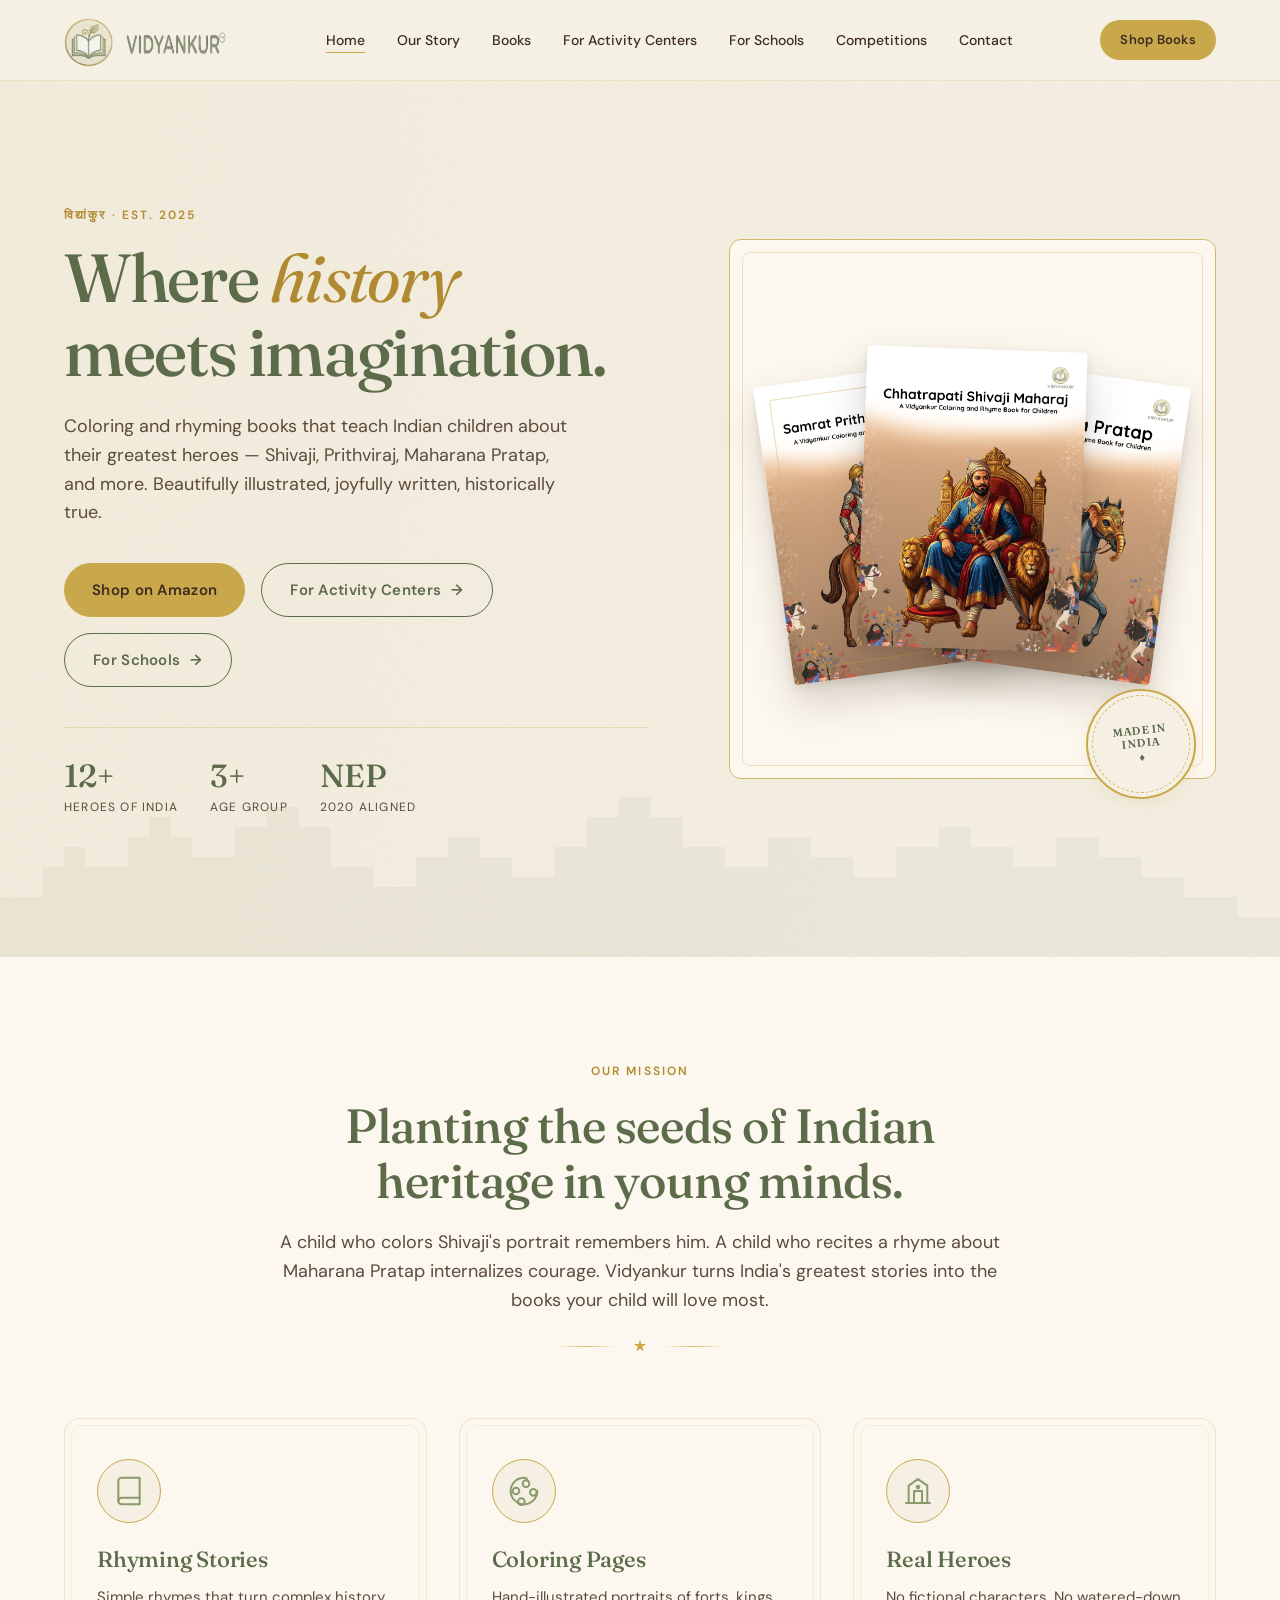
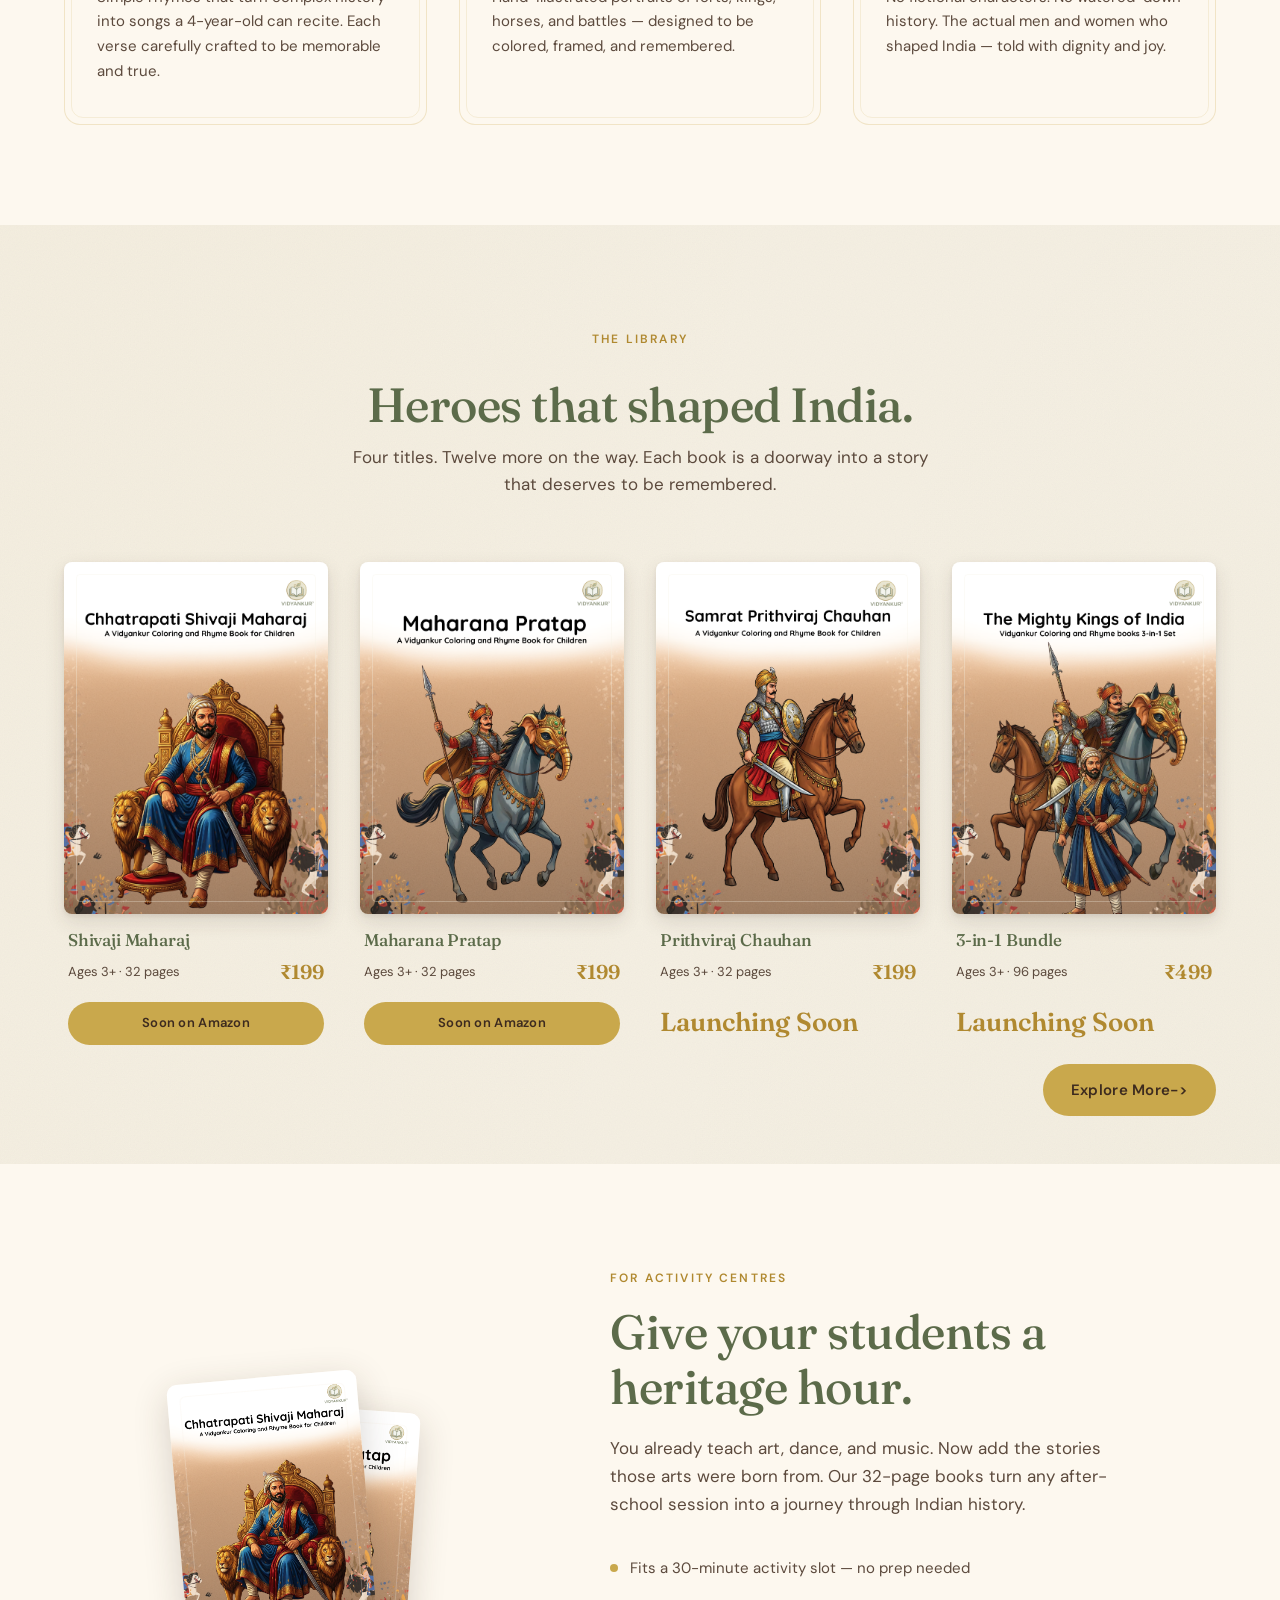
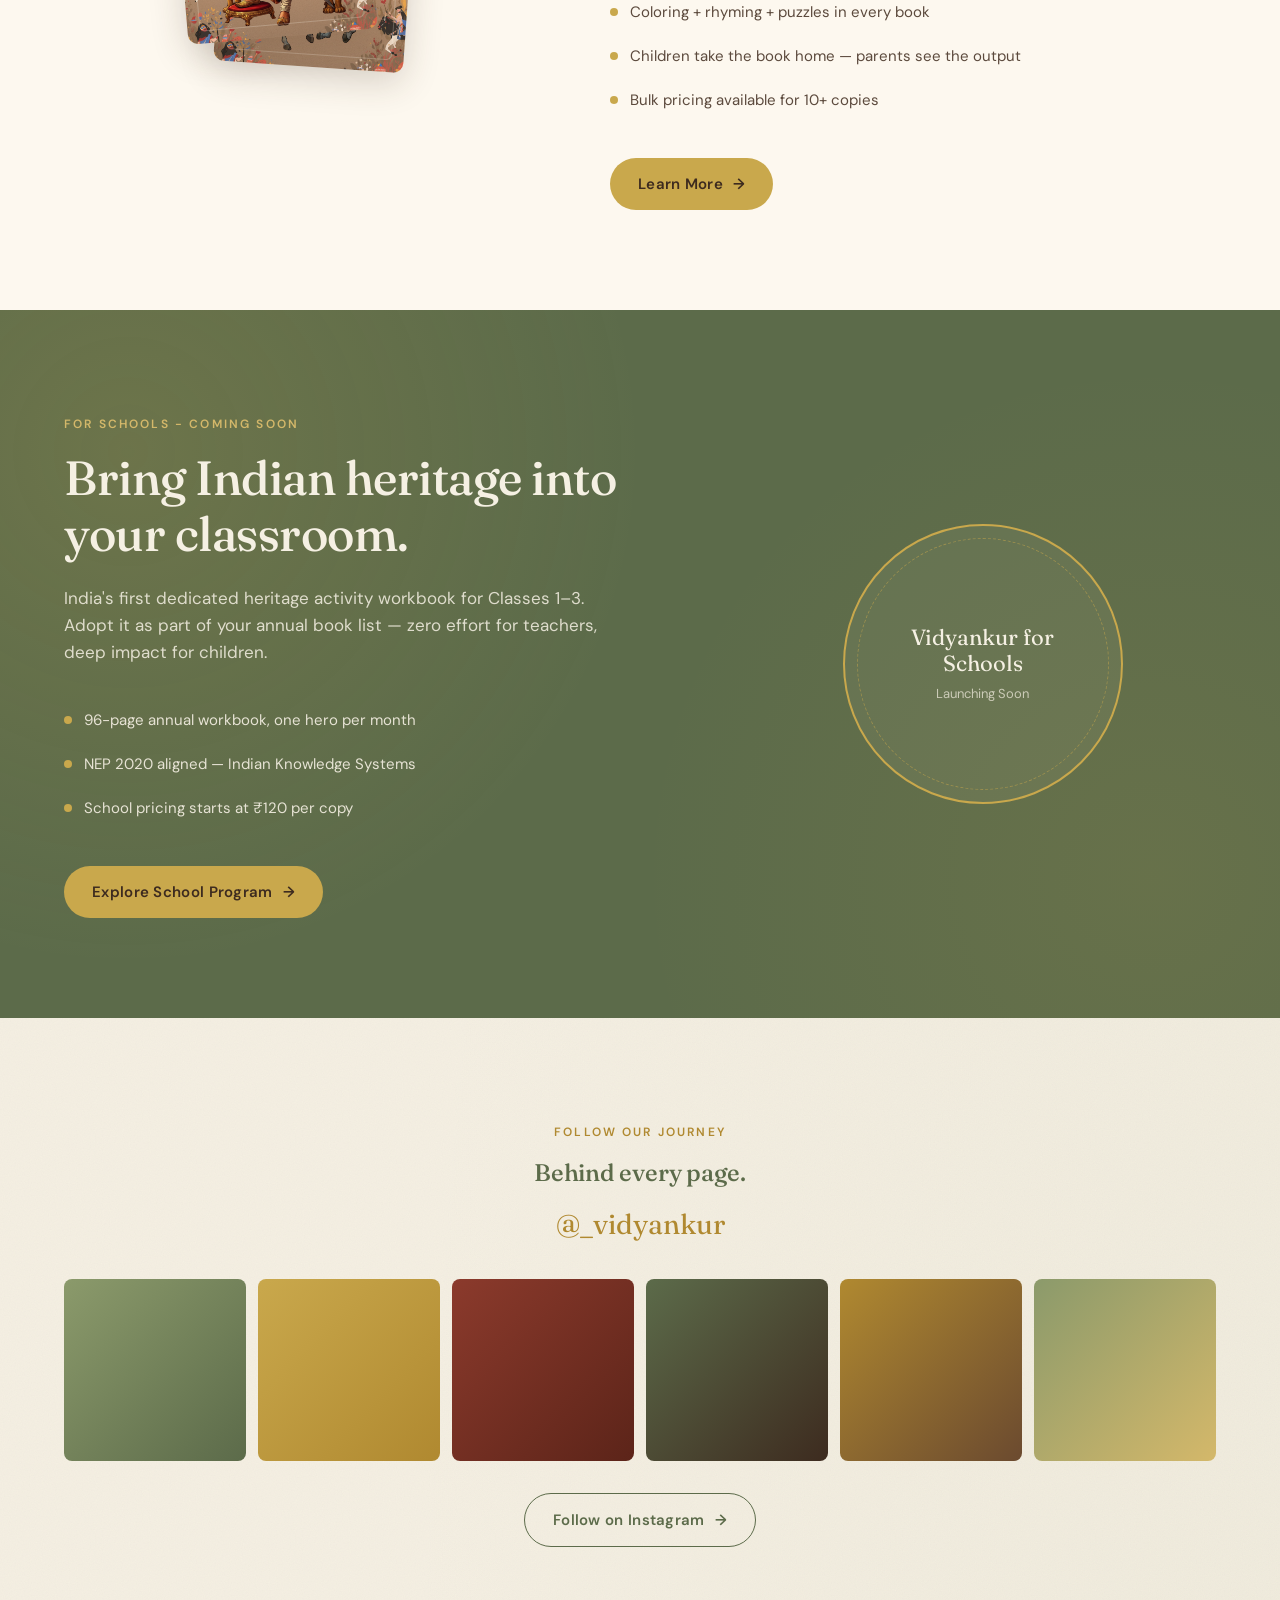
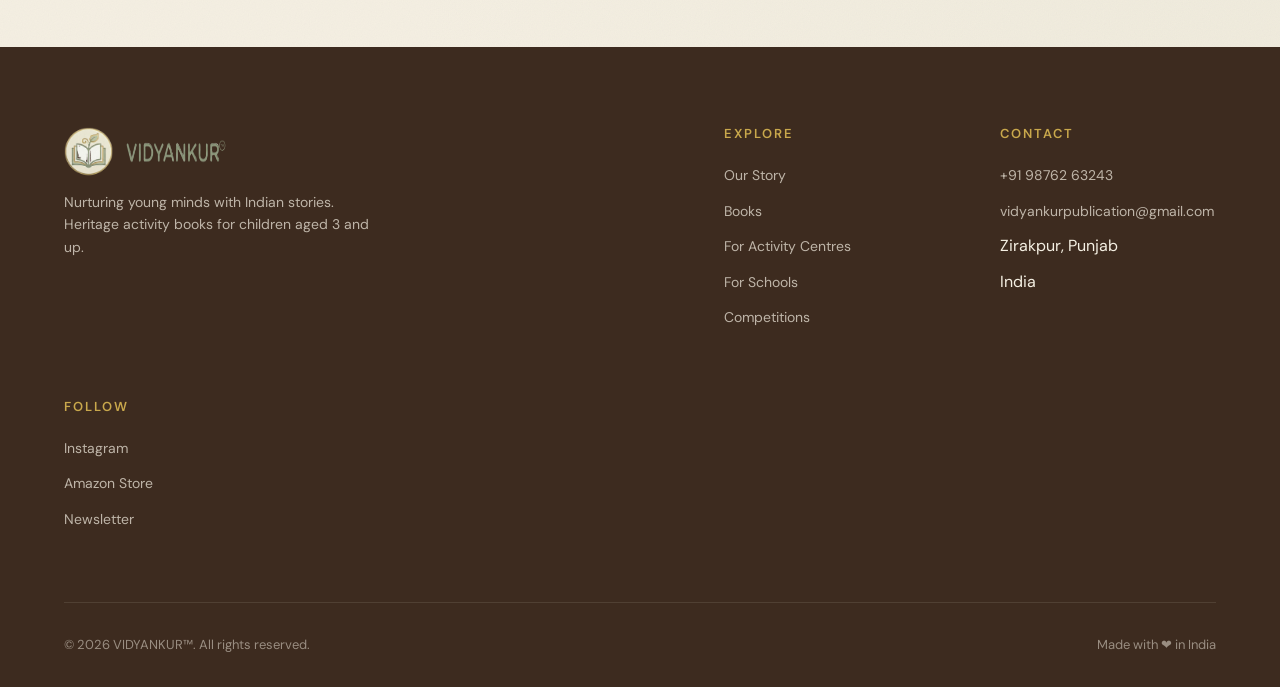
<file: index.html>
<!DOCTYPE html>
<html lang="en">
<head>
  <meta charset="UTF-8">
  <meta name="viewport" content="width=device-width, initial-scale=1.0">
  <title>Vidyankur — Nurturing Young Minds with Indian Stories</title>
  <meta name="description" content="Coloring and rhyming books that teach Indian children about their greatest heroes. NEP 2020 aligned heritage activity books for schools.">
  <meta property="og:title" content="Vidyankur — Seed of Knowledge">
  <meta property="og:description" content="Where history meets imagination. Heritage activity books for children aged 3+.">
  <meta property="og:type" content="website">

  <link rel="stylesheet" href="css/style.css">
  <link rel="icon" type="image/png" href="assets/icon.png">
</head>
<body>

  <!-- ========== NAVBAR ========== -->
  <nav class="nav">
    <div class="nav-inner">
        <span class="nav-logo-mark">
          <a href="index.html" class="nav-logo">
            <img src="assets/icon.png" alt="Vidyankur Icon" class="nav-logo-icon">
            <img src="assets/text.png" alt="Vidyankur Text" class="nav-logo-text">
        </span>
        <span class="nav-logo-mark">            
        </span>
      </a>

      <ul class="nav-links" id="navLinks">
        <li><a href="index.html" class="active">Home</a></li>
        <li><a href="our-story.html">Our Story</a></li>
        <li><a href="books.html">Books</a></li>
        <li><a href="activity-centers.html">For Activity Centers</a></li>
        <li><a href="schools.html">For Schools</a></li>
        <li><a href="competitions.html">Competitions</a></li>
        <li><a href="contact.html">Contact</a></li>
      </ul>

      <div class="nav-cta">
        <a href="#books" class="btn btn-primary">Shop Books</a>
      </div>

      <button class="nav-toggle" id="navToggle" aria-label="Open menu">
        <span></span><span></span><span></span>
      </button>
    </div>
  </nav>

  <!-- ========== HERO ========== -->
  <section class="hero">
    <div class="container">
      <div class="hero-grid">
        <div class="hero-text">
          <span class="eyebrow">विद्यांकुर · Est. 2025</span>
          <h1 class="hero-headline">
            Where <em>history</em><br>meets imagination.
          </h1>
          <p class="hero-sub">
            Coloring and rhyming books that teach Indian children about their greatest heroes —
            Shivaji, Prithviraj, Maharana Pratap, and more. Beautifully illustrated, joyfully written,
            historically true.
          </p>
          <div class="hero-ctas">
            <a href="#books" class="btn btn-primary">Shop on Amazon</a>
            <a href="activity-centers.html" class="btn btn-ghost btn-arrow">For Activity Centers</a>
            <a href="schools.html" class="btn btn-ghost btn-arrow">For Schools</a>
          </div>

          <div class="hero-meta">
            <div class="hero-meta-item">
              <span class="hero-meta-num">12+</span>
              <span class="hero-meta-label">Heroes of India</span>
            </div>
            <div class="hero-meta-item">
              <span class="hero-meta-num">3+</span>
              <span class="hero-meta-label">Age Group</span>
            </div>
            <div class="hero-meta-item">
              <span class="hero-meta-num">NEP</span>
              <span class="hero-meta-label">2020 Aligned</span>
            </div>
          </div>
        </div>

        <div class="hero-visual" aria-hidden="true">
          <div class="hero-frame"></div>

          <div class="hero-book hero-book-1" style="background-image: url(assets/prithviraj-title.png);background-size: cover;background-position: top center;">
            <div style="position:absolute; inset:14px; border:1px solid rgba(201,168,76,0.4); border-radius:3px;"></div>
          </div>

          <div class="hero-book hero-book-2" style="background-image: url(assets/shivaji-title.png);background-size: cover;background-position: top center;">
          </div>

          <div class="hero-book hero-book-3" style="background-image: url(assets/maharana-title.png);background-size: cover;background-position: top center;">
          </div>

          <div class="hero-stamp">
            <div class="stamp">
              <span class="stamp-text">Made in<br>India<br>♦</span>
            </div>
          </div>
        </div>
      </div>
    </div>
  </section>

  <!-- ========== MISSION / VALUE PROPS ========== -->
  <section class="section-ivory">
    <div class="container">
      <div class="mission-intro reveal">
        <span class="eyebrow">Our Mission</span>
        <h2>Planting the seeds of Indian heritage in young minds.</h2>
        <p>
          A child who colors Shivaji's portrait remembers him. A child who recites a rhyme about Maharana Pratap
          internalizes courage. Vidyankur turns India's greatest stories into the books your child will love most.
        </p>
        <div class="ornament" aria-hidden="true">
          <svg class="ornament-icon" viewBox="0 0 24 24"><path d="M12 2l2 7h7l-5.5 4 2 7-5.5-4-5.5 4 2-7L3 9h7z"/></svg>
        </div>
      </div>

      <div class="value-grid">
        <div class="value-card reveal">
          <div class="value-icon">
            <svg viewBox="0 0 24 24" fill="none" stroke="currentColor" stroke-width="1.5" stroke-linecap="round" stroke-linejoin="round">
              <path d="M4 19.5A2.5 2.5 0 0 1 6.5 17H20"/>
              <path d="M6.5 2H20v20H6.5A2.5 2.5 0 0 1 4 19.5v-15A2.5 2.5 0 0 1 6.5 2z"/>
            </svg>
          </div>
          <h3>Rhyming Stories</h3>
          <p>Simple rhymes that turn complex history into songs a 4-year-old can recite. Each verse carefully crafted to be memorable and true.</p>
        </div>

        <div class="value-card reveal">
          <div class="value-icon">
            <svg viewBox="0 0 24 24" fill="none" stroke="currentColor" stroke-width="1.5" stroke-linecap="round" stroke-linejoin="round">
              <circle cx="13.5" cy="6.5" r="2.5"/>
              <circle cx="19" cy="13" r="2.5"/>
              <circle cx="6" cy="12" r="2.5"/>
              <circle cx="10" cy="20" r="2.5"/>
              <path d="M22 12c0 5.5-4.5 10-10 10S2 17.5 2 12 6.5 2 12 2c1.5 0 2.5 1 2.5 2.5"/>
            </svg>
          </div>
          <h3>Coloring Pages</h3>
          <p>Hand-illustrated portraits of forts, kings, horses, and battles — designed to be colored, framed, and remembered.</p>
        </div>

        <div class="value-card reveal">
          <div class="value-icon">
            <svg viewBox="0 0 24 24" fill="none" stroke="currentColor" stroke-width="1.5" stroke-linecap="round" stroke-linejoin="round">
              <path d="M3 21h18M5 21V8l7-5 7 5v13M9 21V12h6v9"/>
              <circle cx="12" cy="9" r="1"/>
            </svg>
          </div>
          <h3>Real Heroes</h3>
          <p>No fictional characters. No watered-down history. The actual men and women who shaped India — told with dignity and joy.</p>
        </div>
      </div>
    </div>
  </section>

  <!-- ========== BOOKS ========== -->
  <section id="books">
    <div class="container">
      <div class="section-header reveal">
        <span class="eyebrow">The Library</span>
        <h2>Heroes that shaped India.</h2>
        <p>Four titles. Twelve more on the way. Each book is a doorway into a story that deserves to be remembered.</p>
      </div>

      <div class="books-grid">
        <div class="book-card reveal">
          <div class="book-cover" style="background-image: url(assets/shivaji-title.png);background-size: cover;background-position: top center;">
          </div>
          <div class="book-info">
            <h3>Shivaji Maharaj</h3>
            <div class="book-meta">
              <span>Ages 3+ · 32 pages</span>
              <span class="book-price">₹199</span>
            </div>
            <a href="#" class="btn btn-primary">Soon on Amazon</a>
          </div>
        </div>

        <div class="book-card reveal">
          <div class="book-cover" style="background-image: url(assets/maharana-title.png);background-size: cover;background-position: top center;">
          </div>
          <div class="book-info">
            <h3>Maharana Pratap</h3>
            <div class="book-meta">
              <span>Ages 3+ · 32 pages</span>
              <span class="book-price">₹199</span>
            </div>
            <a href="#" class="btn btn-primary">Soon on Amazon</a>
          </div>
        </div>

        <div class="book-card reveal">
          <div class="book-cover" style="background-image: url(assets/prithviraj-title.png);background-size: cover;background-position: top center;">          
          </div>
          <div class="book-info">
            <h3>Prithviraj Chauhan</h3>
            <div class="book-meta">
              <span>Ages 3+ · 32 pages</span>
              <span class="book-price">₹199</span>
            </div>
            <!-- <a href="#" class="btn btn-primary">Buy on Amazon</a> -->
             <div class="catalog-price">Launching Soon</div>
          </div>
        </div>

        <div class="book-card reveal">
          <div class="book-cover" style="background-image: url(assets/3in1bundle-title.png);background-size: cover;background-position: top center;">
          </div>
          <div class="book-info">
            <h3>3-in-1 Bundle</h3>
            <div class="book-meta">
              <span>Ages 3+ · 96 pages</span>
              <span class="book-price">₹499</span>
            </div>
            <!-- <a href="#" class="btn btn-primary">Buy on Amazon</a> -->
            <div class="catalog-price">Launching Soon</div>
          </div>
        </div>
      </div>
      <a class="btn btn-primary explore-books" href="books.html">Explore More-></a>
    </div>
  </section>

  <!-- ========== FOR ACTIVITY CENTRES TEASER ========== -->
  <section class="ac-teaser">
    <div class="container">
      <div class="ac-teaser-grid">
        <div class="ac-teaser-visual reveal">
          <div class="ac-teaser-stack">
            <div class="ac-teaser-book ac-teaser-book-1" style="background-image: url(assets/shivaji-title.png);background-size: cover;background-position: top center;">
            </div>
            <div class="ac-teaser-book ac-teaser-book-2" style="background-image: url(assets/maharana-title.png);background-size: cover;background-position: top center;">
              
            </div>
          </div>
        </div>

        <div class="reveal">
          <span class="eyebrow">For Activity Centres</span>
          <h2>Give your students a heritage hour.</h2>
          <p class="ac-teaser-sub">
            You already teach art, dance, and music. Now add the stories those arts were born from. Our 32-page books turn any after-school session into a journey through Indian history.
          </p>
          <ul class="ac-teaser-points">
            <li>Fits a 30-minute activity slot — no prep needed</li>
            <li>Coloring + rhyming + puzzles in every book</li>
            <li>Children take the book home — parents see the output</li>
            <li>Bulk pricing available for 10+ copies</li>
          </ul>
          <a href="activity-centers.html" class="btn btn-primary btn-arrow">Learn More</a>
        </div>
      </div>
    </div>
  </section>


  <!-- ========== FOR SCHOOLS TEASER ========== -->
  <section class="schools-teaser">
    <div class="container">
      <div class="schools-grid">
        <div class="reveal">
          <span class="eyebrow">For Schools - Coming Soon</span>
          <h2>Bring Indian heritage into your classroom.</h2>
          <p>
            India's first dedicated heritage activity workbook for Classes 1–3. Adopt it as part of your annual book list —
            zero effort for teachers, deep impact for children.
          </p>
          <ul class="school-bullets">
            <li>96-page annual workbook, one hero per month</li>
            <li>NEP 2020 aligned — Indian Knowledge Systems</li>
            <!-- <li>Includes teacher's guide + national-day calendar</li> -->
            <li>School pricing starts at ₹120 per copy</li>
          </ul>
          <a href="schools.html" class="btn btn-primary btn-arrow">Explore School Program</a>
        </div>

        <div class="schools-visual reveal">
          <div class="schools-cert">
            <!-- <span class="schools-cert-eyebrow">Certified</span>
            <span class="schools-cert-title">Vidyankur<br>Heritage School</span>
            <span class="schools-cert-sub">NEP 2020 Aligned</span> -->
            <span class="schools-cert-title">Vidyankur for Schools</span>
            <span class="schools-cert-sub">Launching Soon</span>
          </div>
        </div>
      </div>
    </div>
  </section>

  <!-- ========== TESTIMONIALS ========== -->
  <!-- <section class="section-ivory">
    <div class="container">
      <div class="section-header reveal">
        <span class="eyebrow">Word of mouth</span>
        <h2>Loved by parents</h2>
      </div>

      <div class="testimonials-grid">
        <div class="testimonial reveal">
          <p class="testimonial-text">My 5-year-old now insists on Shivaji bedtime stories. He colored Raigad Fort yesterday and asked me why we never visited it. That's the kind of curiosity I wanted to plant.</p>
          <div class="testimonial-meta">
            <div class="testimonial-avatar">P</div>
            <div>
              <div class="testimonial-name">Priya Sharma</div>
              <div class="testimonial-role">Parent · Chandigarh</div>
            </div>
          </div>
        </div>

        <div class="testimonial reveal">
          <p class="testimonial-text">Finally — a children's book that takes our history seriously without being preachy. The rhymes are clever, the illustrations are dignified. We adopted it for Class 2.</p>
          <div class="testimonial-meta">
            <div class="testimonial-avatar">R</div>
            <div>
              <div class="testimonial-name">Ms. Reena Kapoor</div>
              <div class="testimonial-role">Principal · Mohali</div>
            </div>
          </div>
        </div>

        <div class="testimonial reveal">
          <p class="testimonial-text">I bought the bundle for my niece's birthday. Her mother messaged me a week later — the child had memorized two rhymes. That's the magic of good design.</p>
          <div class="testimonial-meta">
            <div class="testimonial-avatar">A</div>
            <div>
              <div class="testimonial-name">Amit Verma</div>
              <div class="testimonial-role">Parent · Zirakpur</div>
            </div>
          </div>
        </div>
      </div>
    </div>
  </section>
 -->
  <!-- ========== INSTAGRAM ========== -->
  <section class="instagram">
    <div class="container">
      <div class="reveal">
        <span class="eyebrow">Follow Our Journey</span>
        <h2>Behind every page.</h2>
        <div class="insta-handle"><a href="https://instagram.com/_vidyankur" target="_blank" rel="noopener">@_vidyankur</a></div>

        <div class="insta-grid">
          <div class="insta-tile"></div>
          <div class="insta-tile"></div>
          <div class="insta-tile"></div>
          <div class="insta-tile"></div>
          <div class="insta-tile"></div>
          <div class="insta-tile"></div>
        </div>

        <a href="https://instagram.com/_vidyankur" target="_blank" rel="noopener" class="btn btn-ghost btn-arrow">Follow on Instagram</a>
      </div>
    </div>
  </section>

  <!-- ========== FOOTER ========== -->
  <footer class="footer">
    <div class="container">
      <div class="footer-grid">
        <div class="footer-brand">
          <div class="nav-logo">
          <span class="nav-logo-mark">
          <a href="index.html" class="nav-logo">
            <img src="assets/icon.png" alt="Vidyankur Icon" class="nav-logo-icon">
            <img src="assets/text.png" alt="Vidyankur Text" class="nav-logo-text">
        </span>
        <span class="nav-logo-mark">            
        </span>
          </div>
          <p>Nurturing young minds with Indian stories. Heritage activity books for children aged 3 and up.</p>
        </div>

        <div class="footer-col">
          <h4>Explore</h4>
          <ul>
            <li><a href="our-story.html">Our Story</a></li>
            <li><a href="books.html">Books</a></li>
            <li><a href="activity-centres.html">For Activity Centres</a></li>
            <li><a href="schools.html">For Schools</a></li>
            <li><a href="competitions.html">Competitions</a></li>
          </ul>
        </div>

        <div class="footer-col">
          <h4>Contact</h4>
          <ul>
            <li><a href="tel:+919876263243">+91 98762 63243</a></li>
            <li><a href="mailto:vidyankurpublication@gmail.com">vidyankur&shy;publication@gmail.com</a></li>
            <li>Zirakpur, Punjab</li>
            <li>India</li>
          </ul>
        </div>

        <div class="footer-col">
          <h4>Follow</h4>
          <ul>
            <li><a href="https://instagram.com/_vidyankur" target="_blank" rel="noopener">Instagram</a></li>
            <li><a href="#">Amazon Store</a></li>
            <li><a href="contact.html">Newsletter</a></li>
          </ul>
        </div>
      </div>

      <div class="footer-bottom">
        <span>© 2026 VIDYANKUR™. All rights reserved.</span>
        <span>Made with ❤ in India</span>
      </div>
    </div>
  </footer>

  <script src="js/main.js"></script>
</body>
</html>
</file>
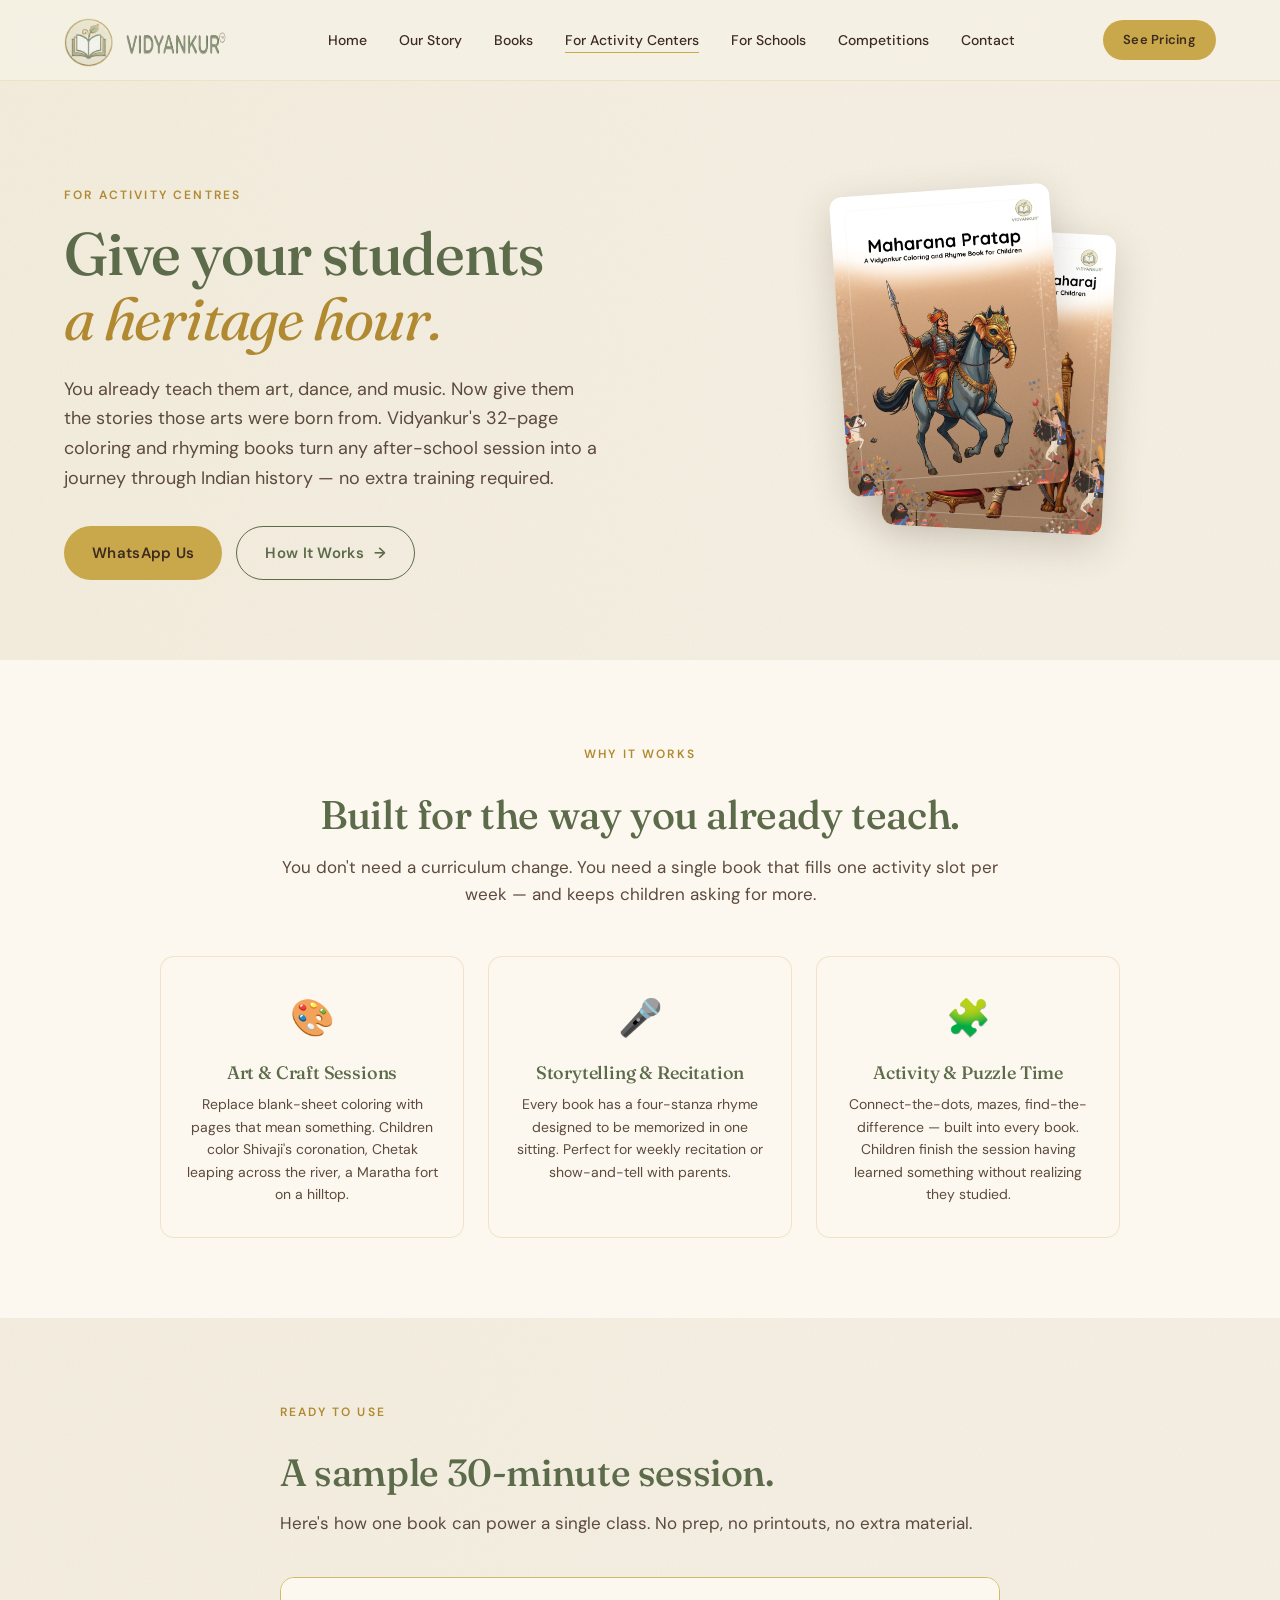
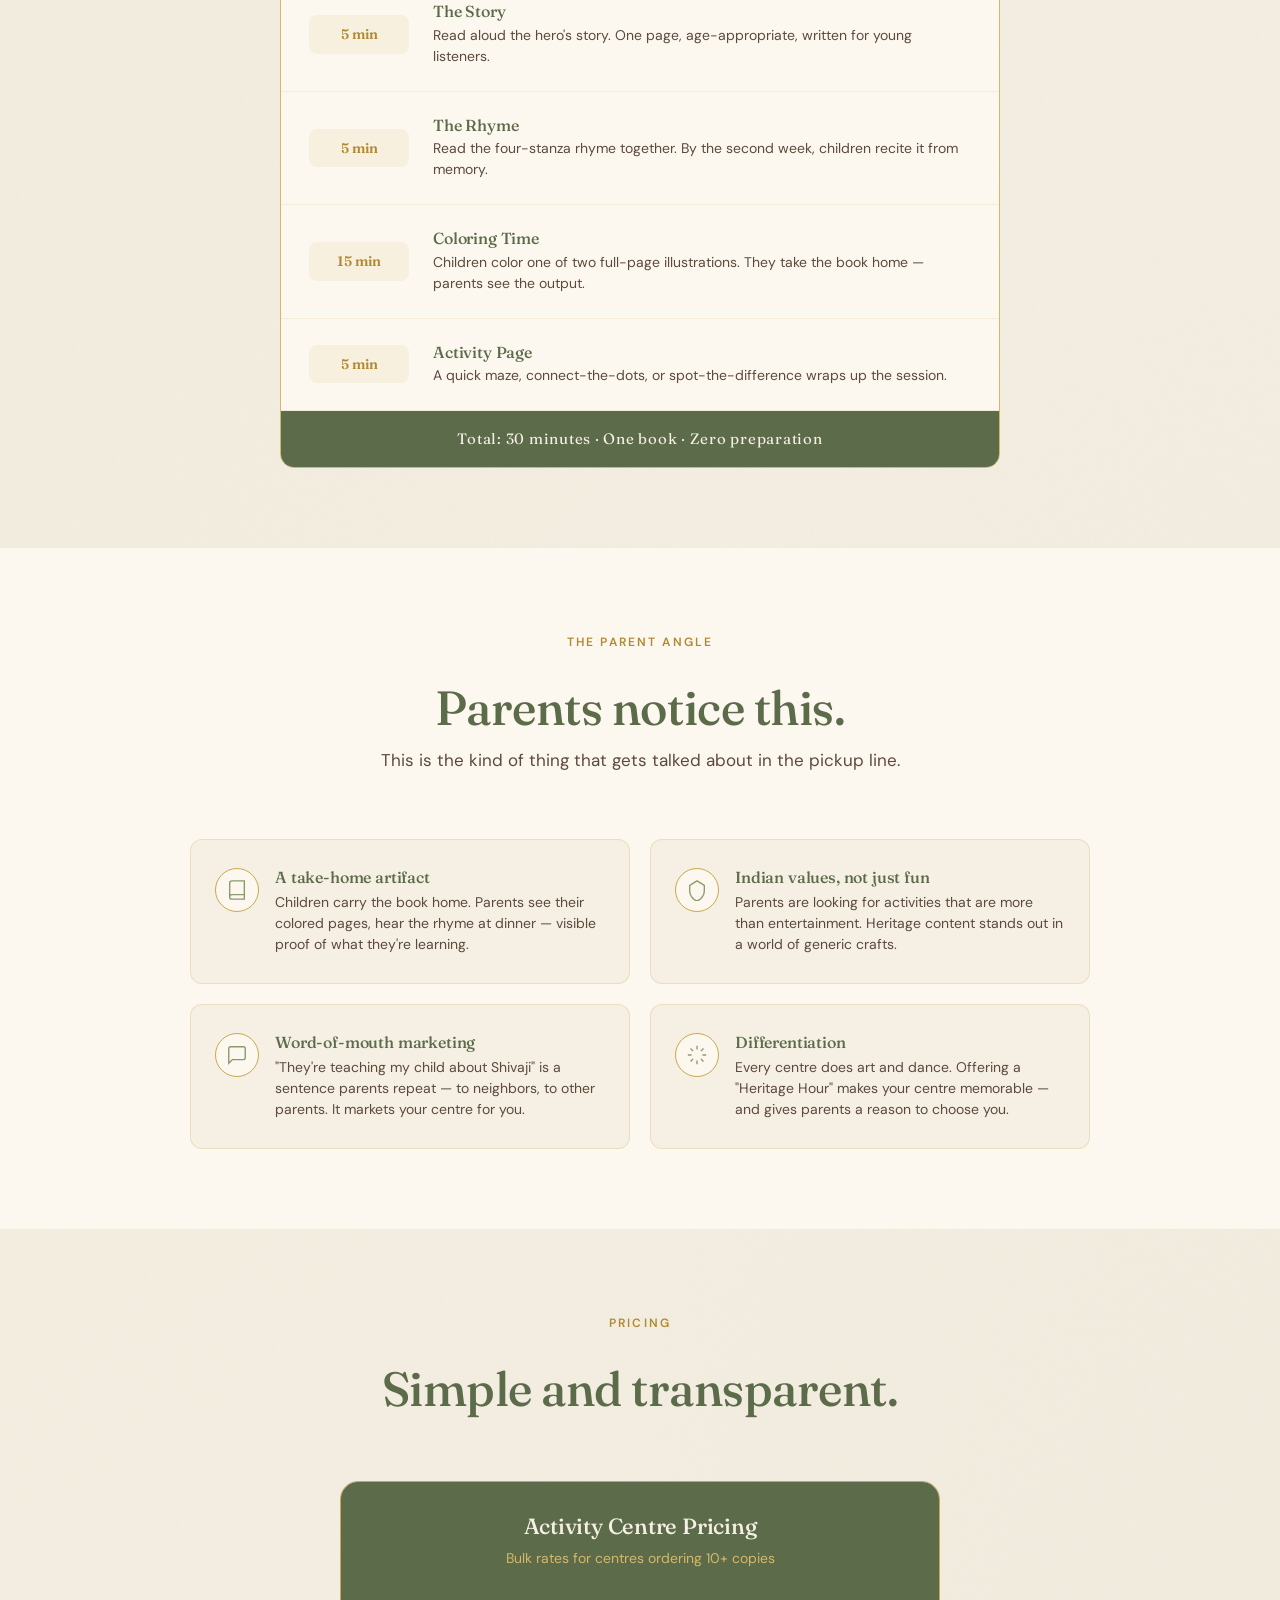
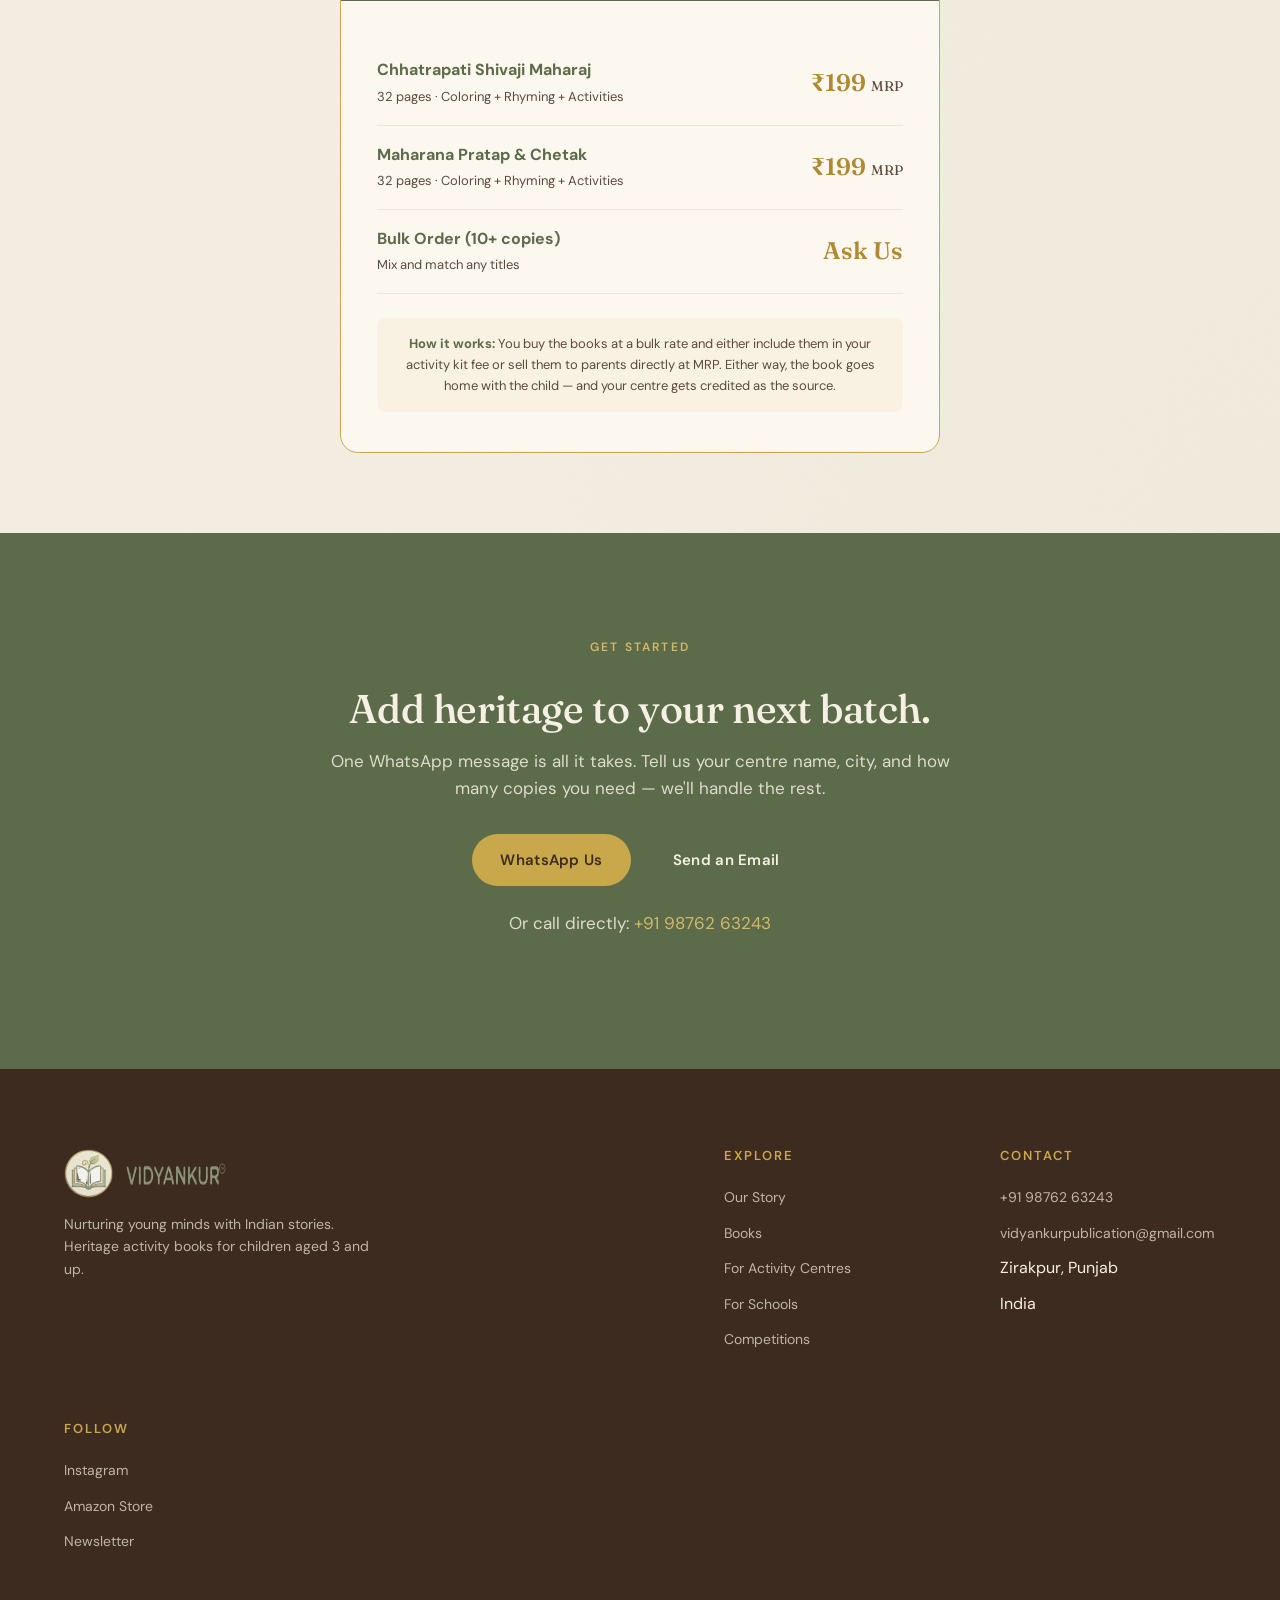
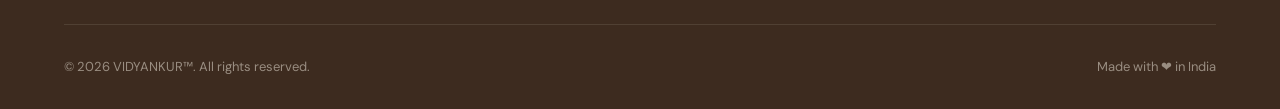
<file: activity-centers.html>
<!DOCTYPE html>
<html lang="en">
<head>
  <meta charset="UTF-8">
  <meta name="viewport" content="width=device-width, initial-scale=1.0">
  <title>For Activity Centres — Vidyankur</title>
  <meta name="description" content="Add Indian heritage to your activity sessions. Vidyankur's coloring and rhyming books are designed for after-school programs, tuition centres, and hobby classes.">
  <link rel="stylesheet" href="css/style.css">
  <link rel="stylesheet" href="css/pages.css">
  <link rel="icon" type="image/png" href="assets/icon.png">
  <style>
    /* ===== Activity Centres — page-specific ===== */

    /* Hero */
    .ac-hero {
      padding: 100px 0 80px;
      position: relative;
    }
    .ac-hero-grid {
      display: grid;
      grid-template-columns: 1.3fr 1fr;
      gap: 60px;
      align-items: center;
    }
    .ac-hero-content .eyebrow { margin-bottom: 16px; }
    .ac-hero h1 {
      font-size: clamp(36px, 5vw, 60px);
      font-weight: 500;
      line-height: 1.08;
      color: var(--olive);
      margin-bottom: 24px;
      letter-spacing: -0.02em;
    }
    .ac-hero h1 em {
      font-style: italic;
      color: var(--gold-dark);
      font-weight: 400;
    }
    .ac-hero-sub {
      font-size: 18px;
      color: var(--ink-soft);
      margin-bottom: 32px;
      max-width: 540px;
      line-height: 1.65;
    }
    .ac-hero-ctas {
      display: flex;
      gap: 14px;
      flex-wrap: wrap;
    }

    /* Visual: stacked books mockup */
    .ac-visual {
      display: flex;
      align-items: center;
      justify-content: center;
    }
    .ac-books-stack {
      position: relative;
      width: 280px;
      height: 380px;
    }
    .ac-book-card {
      position: absolute;
      width: 220px;
      border-radius: 12px;
      padding: 32px 24px;
      display: flex;
      flex-direction: column;
      justify-content: space-between;
      color: var(--cream);
      box-shadow: 0 12px 40px rgba(61, 43, 31, 0.2);
      transition: transform 0.4s var(--ease);
    }
    .ac-book-card:hover { transform: translateY(-6px) rotate(0deg) !important; }
    .ac-book-1 {
      top: 0; left: 0;
      height: 300px;
      background: linear-gradient(135deg, #5C6B4A, #3D4730);
      transform: rotate(-4deg);
      z-index: 2;
    }
    .ac-book-2 {
      top: 40px; left: 50px;
      height: 300px;
      background: linear-gradient(135deg, #8B3A2C, #5C2419);
      transform: rotate(3deg);
      z-index: 1;
    }
    .ac-book-card::before {
      content: "";
      position: absolute;
      inset: 14px;
      border: 1px solid rgba(245, 240, 227, 0.3);
      border-radius: 6px;
      pointer-events: none;
    }
    .ac-book-vol {
      font-size: 10px;
      letter-spacing: 0.2em;
      text-transform: uppercase;
      color: var(--gold-soft);
    }
    .ac-book-name {
      font-family: var(--font-display);
      font-size: 18px;
      font-weight: 500;
      line-height: 1.2;
    }
    .ac-book-price {
      font-family: var(--font-display);
      font-size: 22px;
      color: var(--gold);
      font-weight: 600;
    }

    /* How it fits */
    .fit-section { padding: 80px 0; }
    .fit-intro {
      max-width: 720px;
      margin: 0 auto;
      text-align: center;
    }
    .fit-intro h2 {
      font-size: clamp(28px, 4vw, 40px);
      margin: 12px 0 16px;
    }
    .fit-intro > p {
      font-size: 17px;
      color: var(--ink-soft);
      margin-bottom: 48px;
    }
    .fit-grid {
      display: grid;
      grid-template-columns: repeat(3, 1fr);
      gap: 24px;
      max-width: 960px;
      margin: 0 auto;
    }
    .fit-card {
      background: var(--ivory);
      border: 1px solid rgba(201, 168, 76, 0.25);
      border-radius: 14px;
      padding: 32px 24px;
      text-align: center;
      transition: all 0.3s var(--ease);
    }
    .fit-card:hover {
      border-color: var(--gold);
      transform: translateY(-3px);
    }
    .fit-emoji {
      font-size: 36px;
      margin-bottom: 16px;
      display: block;
    }
    .fit-card h3 {
      font-size: 18px;
      margin-bottom: 10px;
      color: var(--olive);
    }
    .fit-card p {
      font-size: 14px;
      line-height: 1.6;
      color: var(--ink-soft);
      margin: 0;
    }

    /* Session plan */
    .session-section { padding: 80px 0; }
    .session-block {
      max-width: 720px;
      margin: 0 auto;
    }
    .session-block h2 {
      font-size: clamp(28px, 3.5vw, 38px);
      margin: 12px 0 16px;
    }
    .session-block > p {
      font-size: 17px;
      color: var(--ink-soft);
      margin-bottom: 40px;
    }
    .session-plan {
      display: flex;
      flex-direction: column;
      gap: 0;
      border: 1px solid var(--gold-soft);
      border-radius: 14px;
      overflow: hidden;
    }
    .session-step {
      display: grid;
      grid-template-columns: 100px 1fr;
      gap: 24px;
      padding: 24px 28px;
      border-bottom: 1px solid rgba(201, 168, 76, 0.15);
      align-items: center;
      background: var(--ivory);
      transition: background 0.3s;
    }
    .session-step:hover { background: var(--cream); }
    .session-step:last-child { border-bottom: none; }
    .session-time {
      font-family: var(--font-display);
      font-size: 14px;
      font-weight: 600;
      color: var(--gold-dark);
      text-align: center;
      padding: 8px 12px;
      background: rgba(201, 168, 76, 0.1);
      border-radius: 8px;
      white-space: nowrap;
    }
    .session-step h3 {
      font-size: 16px;
      margin-bottom: 4px;
      color: var(--olive);
    }
    .session-step p {
      font-size: 14px;
      color: var(--ink-soft);
      margin: 0;
      line-height: 1.5;
    }
    .session-total {
      text-align: center;
      padding: 16px;
      background: var(--olive);
      color: var(--cream);
      font-family: var(--font-display);
      font-size: 15px;
      letter-spacing: 0.05em;
    }

    /* Why it works for parents */
    .parents-section { padding: 80px 0; }
    .parents-grid {
      max-width: 900px;
      margin: 40px auto 0;
      display: grid;
      grid-template-columns: repeat(2, 1fr);
      gap: 20px;
    }
    .parents-card {
      background: var(--cream);
      border: 1px solid rgba(201, 168, 76, 0.25);
      border-radius: 12px;
      padding: 28px 24px;
      display: flex;
      gap: 16px;
      align-items: flex-start;
      transition: all 0.3s var(--ease);
    }
    .parents-card:hover {
      border-color: var(--gold);
      transform: translateY(-2px);
    }
    .parents-icon {
      width: 44px;
      height: 44px;
      border-radius: 50%;
      background: var(--ivory);
      border: 1.5px solid var(--gold);
      display: flex;
      align-items: center;
      justify-content: center;
      flex-shrink: 0;
      color: var(--sage);
    }
    .parents-icon svg { width: 22px; height: 22px; }
    .parents-card h3 {
      font-size: 16px;
      margin-bottom: 6px;
      color: var(--olive);
    }
    .parents-card p {
      font-size: 14px;
      color: var(--ink-soft);
      line-height: 1.5;
      margin: 0;
    }

    /* Pricing */
    .ac-pricing { padding: 80px 0; }
    .ac-pricing-card {
      max-width: 600px;
      margin: 0 auto;
      background: var(--ivory);
      border: 1.5px solid var(--gold);
      border-radius: 18px;
      overflow: hidden;
      text-align: center;
    }
    .ac-pricing-header {
      background: var(--olive);
      color: var(--cream);
      padding: 32px 28px;
    }
    .ac-pricing-header h3 {
      color: var(--cream);
      font-size: 22px;
      margin-bottom: 8px;
    }
    .ac-pricing-header p {
      color: var(--gold-soft);
      font-size: 14px;
      margin: 0;
    }
    .ac-pricing-body {
      padding: 40px 36px;
    }
    .ac-pricing-row {
      display: flex;
      justify-content: space-between;
      align-items: center;
      padding: 16px 0;
      border-bottom: 1px solid rgba(201, 168, 76, 0.2);
    }
    .ac-pricing-row:last-child { border-bottom: none; }
    .ac-pricing-item { text-align: left; }
    .ac-pricing-item strong {
      display: block;
      font-size: 16px;
      color: var(--olive);
    }
    .ac-pricing-item span {
      font-size: 13px;
      color: var(--ink-soft);
    }
    .ac-pricing-value {
      font-family: var(--font-display);
      font-size: 24px;
      font-weight: 600;
      color: var(--gold-dark);
    }
    .ac-pricing-value small {
      font-size: 14px;
      font-weight: 400;
      color: var(--ink-soft);
    }
    .ac-pricing-note {
      margin-top: 24px;
      padding: 16px;
      background: rgba(201, 168, 76, 0.08);
      border-radius: 8px;
      font-size: 13px;
      color: var(--ink-soft);
      line-height: 1.6;
    }
    .ac-pricing-note strong { color: var(--olive); }

    /* CTA */
    .ac-cta {
      padding: 100px 0;
      background: var(--olive);
      color: var(--cream);
    }
    .ac-cta-inner {
      text-align: center;
      max-width: 640px;
      margin: 0 auto;
    }
    .ac-cta .eyebrow { color: var(--gold-soft); }
    .ac-cta h2 {
      color: var(--cream);
      font-size: clamp(28px, 4vw, 40px);
      margin: 12px 0 16px;
    }
    .ac-cta p {
      color: rgba(245, 240, 227, 0.85);
      font-size: 17px;
      margin-bottom: 32px;
    }
    .ac-cta-actions {
      display: flex;
      gap: 14px;
      justify-content: center;
      flex-wrap: wrap;
      margin-bottom: 24px;
    }
    .ac-cta-note {
      font-size: 14px;
      color: rgba(245, 240, 227, 0.6);
    }
    .ac-cta-note a { color: var(--gold-soft); }

    /* Responsive */
    @media (max-width: 960px) {
      .ac-hero-grid { grid-template-columns: 1fr; gap: 40px; }
      .ac-books-stack { margin: 0 auto; }
      .fit-grid { grid-template-columns: 1fr; }
      .parents-grid { grid-template-columns: 1fr; }
      .session-step { grid-template-columns: 80px 1fr; gap: 16px; padding: 20px 20px; }
    }
    @media (max-width: 560px) {
      .ac-books-stack { width: 220px; height: 320px; }
      .ac-book-card { width: 180px; height: 250px !important; padding: 24px 18px; }
      .ac-book-2 { left: 30px; }
    }
  </style>
</head>
<body>

  <!-- ========== NAVBAR ========== -->
  <nav class="nav">
    <div class="nav-inner">
      <span class="nav-logo-mark">
          <a href="index.html" class="nav-logo">
            <img src="assets/icon.png" alt="Vidyankur Icon" class="nav-logo-icon">
            <img src="assets/text.png" alt="Vidyankur Text" class="nav-logo-text">
        </span>
        <span class="nav-logo-mark">            
        </span>
        </a>
      <ul class="nav-links" id="navLinks">
        <li><a href="index.html">Home</a></li>
        <li><a href="our-story.html">Our Story</a></li>
        <li><a href="books.html">Books</a></li>
        <li><a href="activity-centers.html" class="active">For Activity Centers</a></li>
        <li><a href="schools.html">For Schools</a></li>
        <li><a href="competitions.html">Competitions</a></li>
        <li><a href="contact.html">Contact</a></li>
      </ul>
      <div class="nav-cta"><a href="#pricing" class="btn btn-primary">See Pricing</a></div>
      <button class="nav-toggle" id="navToggle" aria-label="Open menu"><span></span><span></span><span></span></button>
    </div>
  </nav>

  <!-- ========== HERO ========== -->
  <section class="ac-hero">
    <div class="container">
      <div class="ac-hero-grid">
        <div class="ac-hero-content">
          <span class="eyebrow">For Activity Centres</span>
          <h1>
            Give your students<br>
            <em>a heritage hour.</em>
          </h1>
          <p class="ac-hero-sub">
            You already teach them art, dance, and music. Now give them the stories those arts were born from. Vidyankur's 32-page coloring and rhyming books turn any after-school session into a journey through Indian history — no extra training required.
          </p>
          <div class="ac-hero-ctas">
            <a href="https://wa.me/919876263243?text=Hi%2C%20I%20run%20an%20activity%20centre%20and%20I%E2%80%99m%20interested%20in%20Vidyankur%20books." class="btn btn-primary">WhatsApp Us</a>
            <a href="#how" class="btn btn-ghost btn-arrow">How It Works</a>
          </div>
        </div>
        <div class="ac-visual">
          <div class="ac-books-stack">
            <div class="ac-book-card ac-book-1" style="background-image: url(assets/maharana-title.png);background-size: cover;background-position: top center;">
            </div>
            <div class="ac-book-card ac-book-2" style="background-image: url(assets/shivaji-title.png);background-size: cover;background-position: top center;">
            </div>
          </div>
        </div>
      </div>
    </div>
  </section>

  <!-- ========== HOW IT FITS ========== -->
  <section class="section-ivory fit-section" id="how">
    <div class="container">
      <div class="fit-intro reveal">
        <span class="eyebrow">Why It Works</span>
        <h2>Built for the way you already teach.</h2>
        <p>You don't need a curriculum change. You need a single book that fills one activity slot per week — and keeps children asking for more.</p>
      </div>

      <div class="fit-grid reveal">
        <div class="fit-card">
          <span class="fit-emoji">🎨</span>
          <h3>Art &amp; Craft Sessions</h3>
          <p>Replace blank-sheet coloring with pages that mean something. Children color Shivaji's coronation, Chetak leaping across the river, a Maratha fort on a hilltop.</p>
        </div>
        <div class="fit-card">
          <span class="fit-emoji">🎤</span>
          <h3>Storytelling &amp; Recitation</h3>
          <p>Every book has a four-stanza rhyme designed to be memorized in one sitting. Perfect for weekly recitation or show-and-tell with parents.</p>
        </div>
        <div class="fit-card">
          <span class="fit-emoji">🧩</span>
          <h3>Activity &amp; Puzzle Time</h3>
          <p>Connect-the-dots, mazes, find-the-difference — built into every book. Children finish the session having learned something without realizing they studied.</p>
        </div>
      </div>
    </div>
  </section>

  <!-- ========== SAMPLE SESSION PLAN ========== -->
  <section class="session-section">
    <div class="container">
      <div class="session-block reveal">
        <span class="eyebrow">Ready to Use</span>
        <h2>A sample 30-minute session.</h2>
        <p>Here's how one book can power a single class. No prep, no printouts, no extra material.</p>

        <div class="session-plan">
          <div class="session-step">
            <span class="session-time">5 min</span>
            <div>
              <h3>The Story</h3>
              <p>Read aloud the hero's story. One page, age-appropriate, written for young listeners.</p>
            </div>
          </div>
          <div class="session-step">
            <span class="session-time">5 min</span>
            <div>
              <h3>The Rhyme</h3>
              <p>Read the four-stanza rhyme together. By the second week, children recite it from memory.</p>
            </div>
          </div>
          <div class="session-step">
            <span class="session-time">15 min</span>
            <div>
              <h3>Coloring Time</h3>
              <p>Children color one of two full-page illustrations. They take the book home — parents see the output.</p>
            </div>
          </div>
          <div class="session-step">
            <span class="session-time">5 min</span>
            <div>
              <h3>Activity Page</h3>
              <p>A quick maze, connect-the-dots, or spot-the-difference wraps up the session.</p>
            </div>
          </div>
          <div class="session-total">
            Total: 30 minutes · One book · Zero preparation
          </div>
        </div>
      </div>
    </div>
  </section>

  <!-- ========== WHY PARENTS LOVE IT ========== -->
  <section class="section-ivory parents-section">
    <div class="container">
      <div class="section-header reveal">
        <span class="eyebrow">The Parent Angle</span>
        <h2>Parents notice this.</h2>
        <p>This is the kind of thing that gets talked about in the pickup line.</p>
      </div>

      <div class="parents-grid reveal">
        <div class="parents-card">
          <div class="parents-icon">
            <svg viewBox="0 0 24 24" fill="none" stroke="currentColor" stroke-width="1.5"><path d="M4 19.5A2.5 2.5 0 0 1 6.5 17H20M6.5 2H20v20H6.5A2.5 2.5 0 0 1 4 19.5v-15A2.5 2.5 0 0 1 6.5 2z"/></svg>
          </div>
          <div>
            <h3>A take-home artifact</h3>
            <p>Children carry the book home. Parents see their colored pages, hear the rhyme at dinner — visible proof of what they're learning.</p>
          </div>
        </div>
        <div class="parents-card">
          <div class="parents-icon">
            <svg viewBox="0 0 24 24" fill="none" stroke="currentColor" stroke-width="1.5"><path d="M12 2L4 7v6c0 5 3.5 9.5 8 11 4.5-1.5 8-6 8-11V7l-8-5z"/></svg>
          </div>
          <div>
            <h3>Indian values, not just fun</h3>
            <p>Parents are looking for activities that are more than entertainment. Heritage content stands out in a world of generic crafts.</p>
          </div>
        </div>
        <div class="parents-card">
          <div class="parents-icon">
            <svg viewBox="0 0 24 24" fill="none" stroke="currentColor" stroke-width="1.5"><path d="M21 15a2 2 0 0 1-2 2H7l-4 4V5a2 2 0 0 1 2-2h14a2 2 0 0 1 2 2z"/></svg>
          </div>
          <div>
            <h3>Word-of-mouth marketing</h3>
            <p>"They're teaching my child about Shivaji" is a sentence parents repeat — to neighbors, to other parents. It markets your centre for you.</p>
          </div>
        </div>
        <div class="parents-card">
          <div class="parents-icon">
            <svg viewBox="0 0 24 24" fill="none" stroke="currentColor" stroke-width="1.5"><path d="M12 2v4m0 12v4M4.93 4.93l2.83 2.83m8.48 8.48l2.83 2.83M2 12h4m12 0h4M4.93 19.07l2.83-2.83m8.48-8.48l2.83-2.83"/></svg>
          </div>
          <div>
            <h3>Differentiation</h3>
            <p>Every centre does art and dance. Offering a "Heritage Hour" makes your centre memorable — and gives parents a reason to choose you.</p>
          </div>
        </div>
      </div>
    </div>
  </section>

  <!-- ========== PRICING ========== -->
  <section class="ac-pricing" id="pricing">
    <div class="container">
      <div class="section-header reveal">
        <span class="eyebrow">Pricing</span>
        <h2>Simple and transparent.</h2>
      </div>

      <div class="ac-pricing-card reveal">
        <div class="ac-pricing-header">
          <h3>Activity Centre Pricing</h3>
          <p>Bulk rates for centres ordering 10+ copies</p>
        </div>
        <div class="ac-pricing-body">
          <div class="ac-pricing-row">
            <div class="ac-pricing-item">
              <strong>Chhatrapati Shivaji Maharaj</strong>
              <span>32 pages · Coloring + Rhyming + Activities</span>
            </div>
            <div class="ac-pricing-value">₹199 <small>MRP</small></div>
          </div>
          <div class="ac-pricing-row">
            <div class="ac-pricing-item">
              <strong>Maharana Pratap &amp; Chetak</strong>
              <span>32 pages · Coloring + Rhyming + Activities</span>
            </div>
            <div class="ac-pricing-value">₹199 <small>MRP</small></div>
          </div>
          <div class="ac-pricing-row">
            <div class="ac-pricing-item">
              <strong>Bulk Order (10+ copies)</strong>
              <span>Mix and match any titles</span>
            </div>
            <div class="ac-pricing-value">Ask Us</div>
          </div>

          <div class="ac-pricing-note">
            <strong>How it works:</strong> You buy the books at a bulk rate and either include them in your activity kit fee or sell them to parents directly at MRP. Either way, the book goes home with the child — and your centre gets credited as the source.
          </div>
        </div>
      </div>
    </div>
  </section>

  <!-- ========== CTA ========== -->
  <section class="ac-cta">
    <div class="container">
      <div class="ac-cta-inner reveal">
        <span class="eyebrow">Get Started</span>
        <h2>Add heritage to your next batch.</h2>
        <p>One WhatsApp message is all it takes. Tell us your centre name, city, and how many copies you need — we'll handle the rest.</p>
        <div class="ac-cta-actions">
          <a href="https://wa.me/919876263243?text=Hi%2C%20I%20run%20an%20activity%20centre%20and%20I%E2%80%99m%20interested%20in%20ordering%20Vidyankur%20books." class="btn btn-primary">WhatsApp Us</a>
          <a href="contact.html" class="btn btn-secondary">Send an Email</a>
        </div>
        <p class="ac-cta-note">
          Or call directly: <a href="tel:+919876263243">+91 98762 63243</a>
        </p>
      </div>
    </div>
  </section>

  <!-- ========== FOOTER ========== -->
  <footer class="footer">
    <div class="container">
      <div class="footer-grid">
        <div class="footer-brand">
          <div class="nav-logo">
            <span class="nav-logo-mark">
          <a href="index.html" class="nav-logo">
            <img src="assets/icon.png" alt="Vidyankur Icon" class="nav-logo-icon">
            <img src="assets/text.png" alt="Vidyankur Text" class="nav-logo-text">
        </span>
        <span class="nav-logo-mark">            
        </span>
          </div>
          <p>Nurturing young minds with Indian stories. Heritage activity books for children aged 3 and up.</p>
        </div>
        <div class="footer-col">
          <h4>Explore</h4>
          <ul>
            <li><a href="our-story.html">Our Story</a></li>
            <li><a href="books.html">Books</a></li>
             <li><a href="activity-centres.html">For Activity Centres</a></li>
            <li><a href="schools.html">For Schools</a></li>
            <li><a href="competitions.html">Competitions</a></li>
          </ul>
        </div>
        <div class="footer-col">
          <h4>Contact</h4>
          <ul>
            <li><a href="tel:+919876263243">+91 98762 63243</a></li>
            <li><a href="mailto:vidyankurpublication@gmail.com">vidyankur&shy;publication@gmail.com</a></li>
            <li>Zirakpur, Punjab</li>
            <li>India</li>
          </ul>
        </div>
        <div class="footer-col">
          <h4>Follow</h4>
          <ul>
            <li><a href="https://instagram.com/_vidyankur" target="_blank" rel="noopener">Instagram</a></li>
            <li><a href="#">Amazon Store</a></li>
            <li><a href="contact.html">Newsletter</a></li>
          </ul>
        </div>
      </div>
      <div class="footer-bottom">
        <span>© 2026 VIDYANKUR™. All rights reserved.</span>
        <span>Made with ❤ in India</span>
      </div>
    </div>
  </footer>

  <script src="js/main.js"></script>
</body>
</html>
</file>
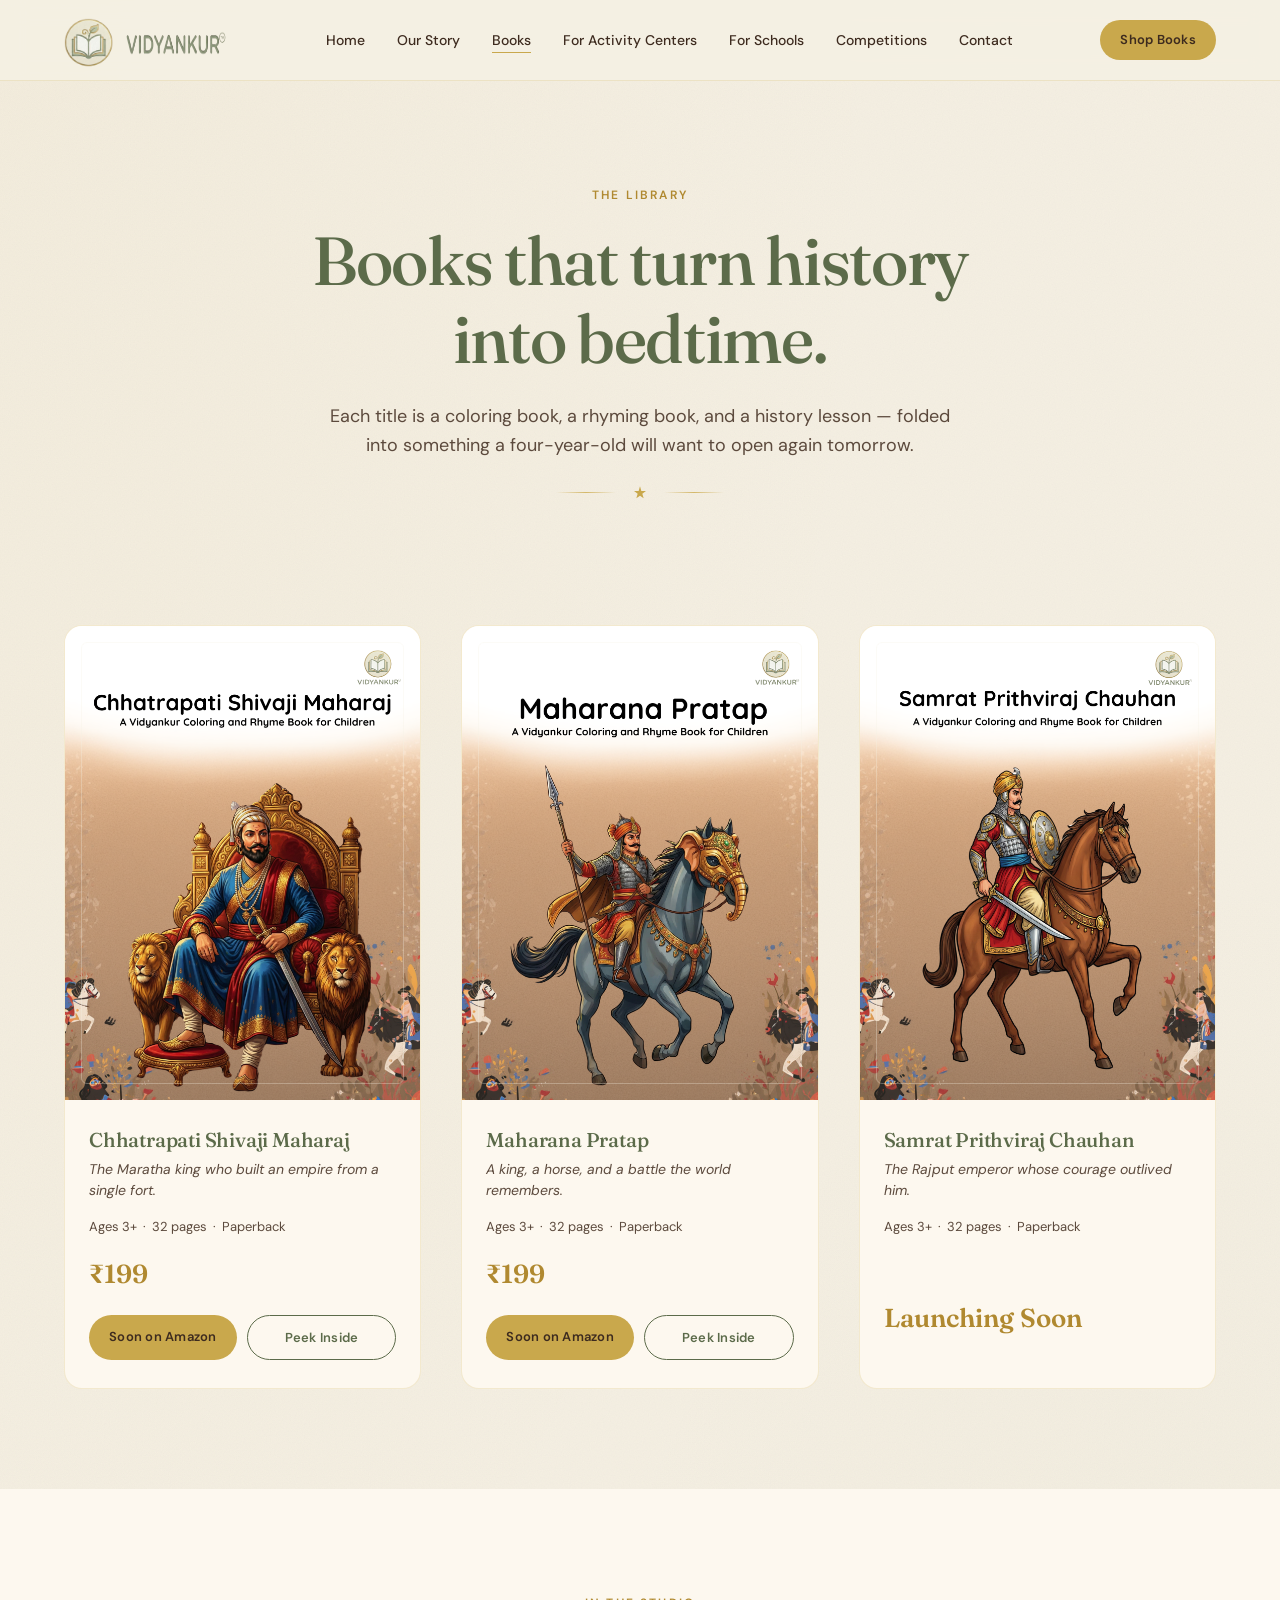
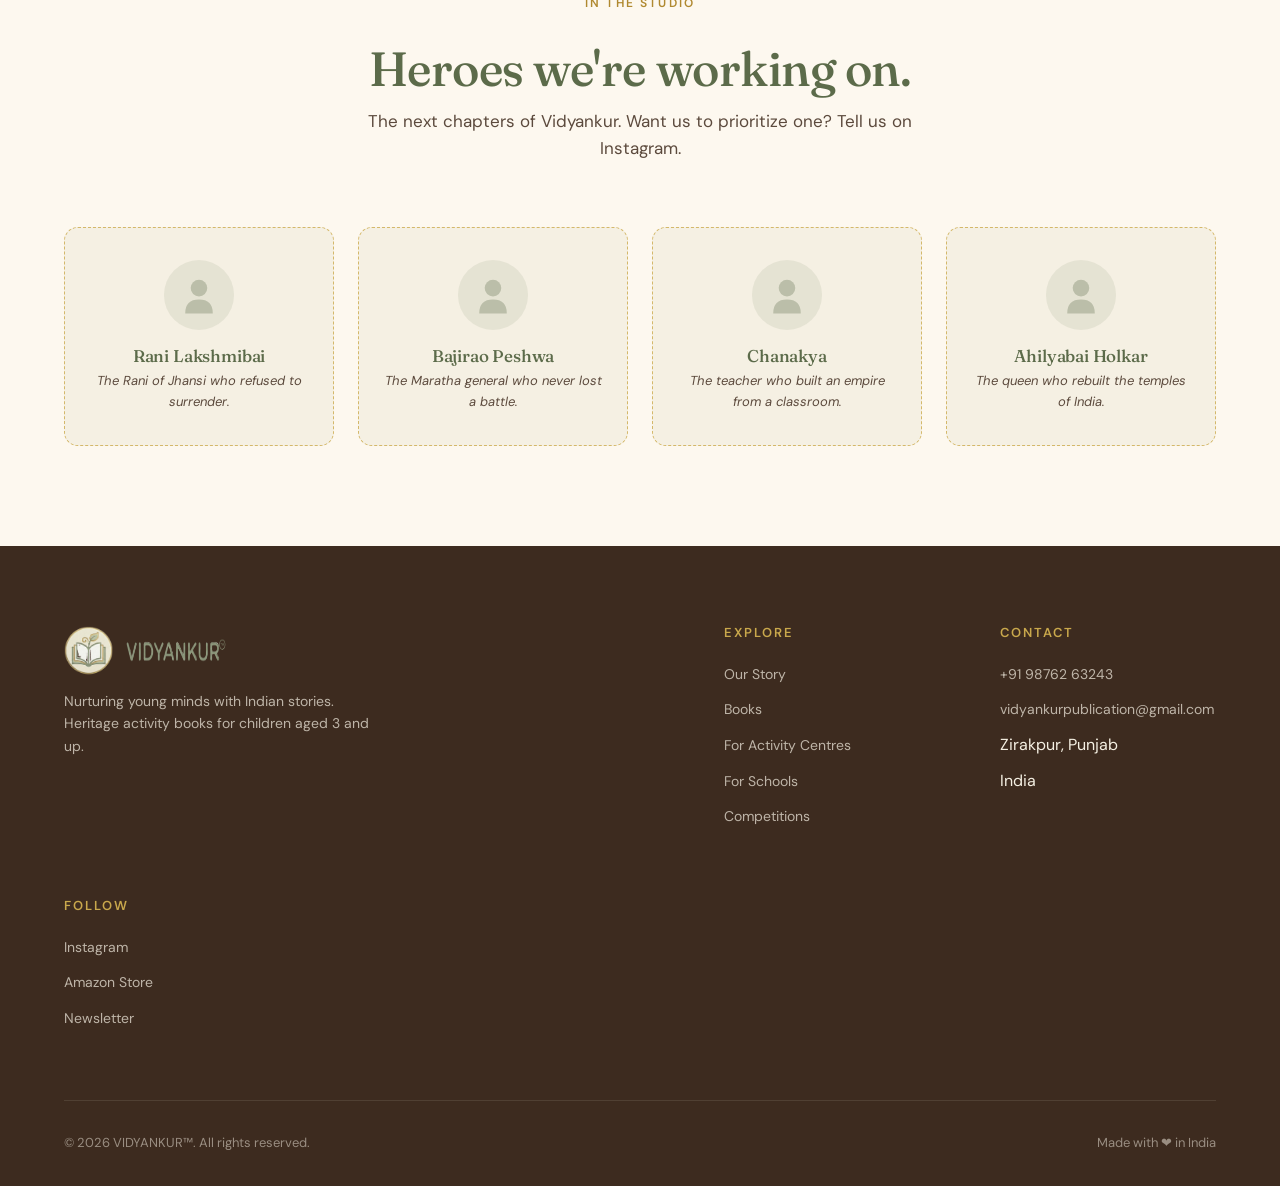
<file: books.html>
<!DOCTYPE html>
<html lang="en">
<head>
  <meta charset="UTF-8">
  <meta name="viewport" content="width=device-width, initial-scale=1.0">
  <title>Our Books — Vidyankur</title>
  <meta name="description" content="Coloring and rhyming books about Indian heroes. Individual titles, bundles, and the annual school workbook.">
  <link rel="stylesheet" href="css/style.css">
  <link rel="stylesheet" href="css/pages.css">
  <link rel="icon" type="image/png" href="assets/icon.png">
</head>
<body>

  <nav class="nav">
    <div class="nav-inner">
      <span class="nav-logo-mark">
          <a href="index.html" class="nav-logo">
            <img src="assets/icon.png" alt="Vidyankur Icon" class="nav-logo-icon">
            <img src="assets/text.png" alt="Vidyankur Text" class="nav-logo-text">
        </span>
        <span class="nav-logo-mark">            
        </span>
      </a>
      <ul class="nav-links" id="navLinks">
        <li><a href="index.html">Home</a></li>
        <li><a href="our-story.html">Our Story</a></li>
        <li><a href="books.html" class="active">Books</a></li>
        <li><a href="activity-centers.html">For Activity Centers</a></li>
        <li><a href="schools.html">For Schools</a></li>
        <li><a href="competitions.html">Competitions</a></li>
        <li><a href="contact.html">Contact</a></li>
      </ul>
      <div class="nav-cta"><a href="#books" class="btn btn-primary">Shop Books</a></div>
      <button class="nav-toggle" id="navToggle" aria-label="Open menu"><span></span><span></span><span></span></button>
    </div>
  </nav>

  <!-- ========== PAGE HEADER ========== -->
  <section class="page-header">
    <div class="container-narrow">
      <span class="eyebrow">The Library</span>
      <h1>Books that turn history<br>into bedtime.</h1>
      <p class="page-header-sub">
        Each title is a coloring book, a rhyming book, and a history lesson — folded into something a four-year-old will want to open again tomorrow.
      </p>
      <div class="ornament" aria-hidden="true">
        <svg class="ornament-icon" viewBox="0 0 24 24"><path d="M12 2l2 7h7l-5.5 4 2 7-5.5-4-5.5 4 2-7L3 9h7z"/></svg>
      </div>
    </div>
  </section>

  <!-- ========== FILTERS ========== -->
<!--   <section class="filter-section" id="books">
    <div class="container">
      <div class="filter-tabs reveal">
        <button class="filter-tab active" data-filter="all">All Titles</button>
        <button class="filter-tab" data-filter="individual">Individual Books</button>
        <button class="filter-tab" data-filter="bundle">Bundles</button>
        <button class="filter-tab" data-filter="school">School Workbook</button>
      </div>
    </div>
  </section> -->

  <!-- ========== BOOKS GRID ========== -->
  <section class="books-catalog">
    <div class="container">
      <div class="books-catalog-grid">

        <article class="catalog-card" data-category="individual">
          <div class="catalog-cover" style="background-image: url(assets/shivaji-title.png);background-size: cover;background-position: top center;">
          </div>
          <div class="catalog-info">
            <h3>Chhatrapati Shivaji Maharaj</h3>
            <p class="catalog-sub">The Maratha king who built an empire from a single fort.</p>
            <div class="catalog-meta">
              <span>Ages 3+</span><span>·</span><span>32 pages</span><span>·</span><span>Paperback</span>
            </div>
            <div class="catalog-price">₹199</div>
            <div class="catalog-actions">
              <a href="#" class="btn btn-primary">Soon on Amazon</a>
              <button class="btn btn-ghost peek-btn" data-book="shivaji">Peek Inside</button>
            </div>
          </div>
        </article>

        <article class="catalog-card" data-category="individual">
          <div class="catalog-cover" style="background-image: url(assets/maharana-title.png);background-size: cover;background-position: top center;">
            
          </div>
          <div class="catalog-info">
            <h3>Maharana Pratap</h3>
            <p class="catalog-sub">A king, a horse, and a battle the world remembers.</p>
            <div class="catalog-meta">
              <span>Ages 3+</span><span>·</span><span>32 pages</span><span>·</span><span>Paperback</span>
            </div>
            <div class="catalog-price">₹199</div>
            <div class="catalog-actions">
              <a href="#" class="btn btn-primary">Soon on Amazon</a>
              <button class="btn btn-ghost peek-btn" data-book="pratap">Peek Inside</button>
            </div>
          </div>
        </article>

        <article class="catalog-card" data-category="individual">
          <div class="catalog-cover" style="background-image: url(assets/prithviraj-title.png);background-size: cover;background-position: top center;">
          </div>
          <div class="catalog-info">
            <h3>Samrat Prithviraj Chauhan</h3>
            <p class="catalog-sub">The Rajput emperor whose courage outlived him.</p>
            <div class="catalog-meta">
              <span>Ages 3+</span><span>·</span><span>32 pages</span><span>·</span><span>Paperback</span>
            </div>
            <div class="catalog-actions">
              <!-- <a href="#" class="btn btn-primary">Buy on Amazon</a>
              <button class="btn btn-ghost peek-btn" data-book="prithviraj">Peek Inside</button> -->
            <div class="catalog-price">Launching Soon</div>
            </div>
          </div>
        </article>

      </div>
    </div>
  </section>

  <!-- ========== COMING SOON ========== -->
  <section class="section-ivory">
    <div class="container">
      <div class="section-header reveal">
        <span class="eyebrow">In the Studio</span>
        <h2>Heroes we're working on.</h2>
        <p>The next chapters of Vidyankur. Want us to prioritize one? Tell us on Instagram.</p>
      </div>

      <div class="coming-soon-grid reveal">
        <div class="coming-card">
          <div class="coming-silhouette">
            <svg viewBox="0 0 100 100" fill="#5C6B4A" opacity="0.3"><circle cx="50" cy="35" r="18"/><path d="M20 90 Q20 60 50 60 Q80 60 80 90 Z"/></svg>
          </div>
          <h3>Rani Lakshmibai</h3>
          <p>The Rani of Jhansi who refused to surrender.</p>
        </div>
        <div class="coming-card">
          <div class="coming-silhouette">
            <svg viewBox="0 0 100 100" fill="#5C6B4A" opacity="0.3"><circle cx="50" cy="35" r="18"/><path d="M20 90 Q20 60 50 60 Q80 60 80 90 Z"/></svg>
          </div>
          <h3>Bajirao Peshwa</h3>
          <p>The Maratha general who never lost a battle.</p>
        </div>
        <div class="coming-card">
          <div class="coming-silhouette">
            <svg viewBox="0 0 100 100" fill="#5C6B4A" opacity="0.3"><circle cx="50" cy="35" r="18"/><path d="M20 90 Q20 60 50 60 Q80 60 80 90 Z"/></svg>
          </div>
          <h3>Chanakya</h3>
          <p>The teacher who built an empire from a classroom.</p>
        </div>
        <div class="coming-card">
          <div class="coming-silhouette">
            <svg viewBox="0 0 100 100" fill="#5C6B4A" opacity="0.3"><circle cx="50" cy="35" r="18"/><path d="M20 90 Q20 60 50 60 Q80 60 80 90 Z"/></svg>
          </div>
          <h3>Ahilyabai Holkar</h3>
          <p>The queen who rebuilt the temples of India.</p>
        </div>
      </div>
    </div>
  </section>

  <!-- ========== PEEK INSIDE MODAL========== -->
  <div class="modal" id="peekModal" aria-hidden="true">
    <div class="modal-backdrop" data-close></div>
    <div class="modal-panel">
      <button class="modal-close" data-close aria-label="Close">×</button>
      <div class="modal-body">
        <span class="eyebrow">Peek Inside</span>
        <h2 id="peekTitle">Sample Pages</h2>
        <div class="peek-pages" id="peekPages">
          <div class="peek-page">
            <span class="peek-page-label">The Rhyme</span>
            <div class="peek-page-art peek-page-rhyme" style="background-image: url(assets/shivaji-peekinside/rhyme.png);background-size: cover;">
            </div>
          </div>
          <div class="peek-page">
            <span class="peek-page-label">Coloring Page</span>
            <div class="peek-page-art peek-page-coloring" style="background-image: url(assets/shivaji-peekinside/coloring-page.png);background-size: cover;">
            </div>
          </div>
          <div class="peek-page">
            <span class="peek-page-label">Activity</span>
            <div class="peek-page-art peek-page-activity" style="background-image: url(assets/shivaji-peekinside/activity.png);background-size: cover;">
            </div>
          </div>
          <div class="peek-page">
            <span class="peek-page-label">reward</span>
            <div class="peek-page-art peek-page-learned" style="background-image: url(assets/shivaji-peekinside/certificate.png);background-size: cover;">
              
            </div>
          </div>
        </div>
        <p class="peek-note">Sneek Peak inside the experience of the book.</p>
      </div>
    </div>
  </div>

  <!-- ========== FOOTER ========== -->
  <footer class="footer">
    <div class="container">
      <div class="footer-grid">
        <div class="footer-brand">
          <div class="nav-logo">
            <span class="nav-logo-mark">
          <a href="index.html" class="nav-logo">
            <img src="assets/icon.png" alt="Vidyankur Icon" class="nav-logo-icon">
            <img src="assets/text.png" alt="Vidyankur Text" class="nav-logo-text">
        </span>
          </div>
          <p>Nurturing young minds with Indian stories. Heritage activity books for children aged 3 and up.</p>
        </div>
        <div class="footer-col">
          <h4>Explore</h4>
          <ul>
            <li><a href="our-story.html">Our Story</a></li>
            <li><a href="books.html">Books</a></li>
            <li><a href="activity-centres.html">For Activity Centres</a></li>
            <li><a href="schools.html">For Schools</a></li>
            <li><a href="competitions.html">Competitions</a></li>
          </ul>
        </div>
        <div class="footer-col">
          <h4>Contact</h4>
          <ul>
            <li><a href="tel:+919876263243">+91 98762 63243</a></li>
            <li><a href="mailto:vidyankurpublication@gmail.com">vidyankur&shy;publication@gmail.com</a></li>
            <li>Zirakpur, Punjab</li>
            <li>India</li>
          </ul>
        </div>
        <div class="footer-col">
          <h4>Follow</h4>
          <ul>
            <li><a href="https://instagram.com/_vidyankur" target="_blank" rel="noopener">Instagram</a></li>
            <li><a href="#">Amazon Store</a></li>
            <li><a href="contact.html">Newsletter</a></li>
          </ul>
        </div>
      </div>
      <div class="footer-bottom">
        <span>© 2026 VIDYANKUR™. All rights reserved.</span>
        <span>Made with ❤ in India</span>
      </div>
    </div>
  </footer>

  <script src="js/main.js"></script>
  <script src="js/books.js"></script>
</body>
</html>
</file>
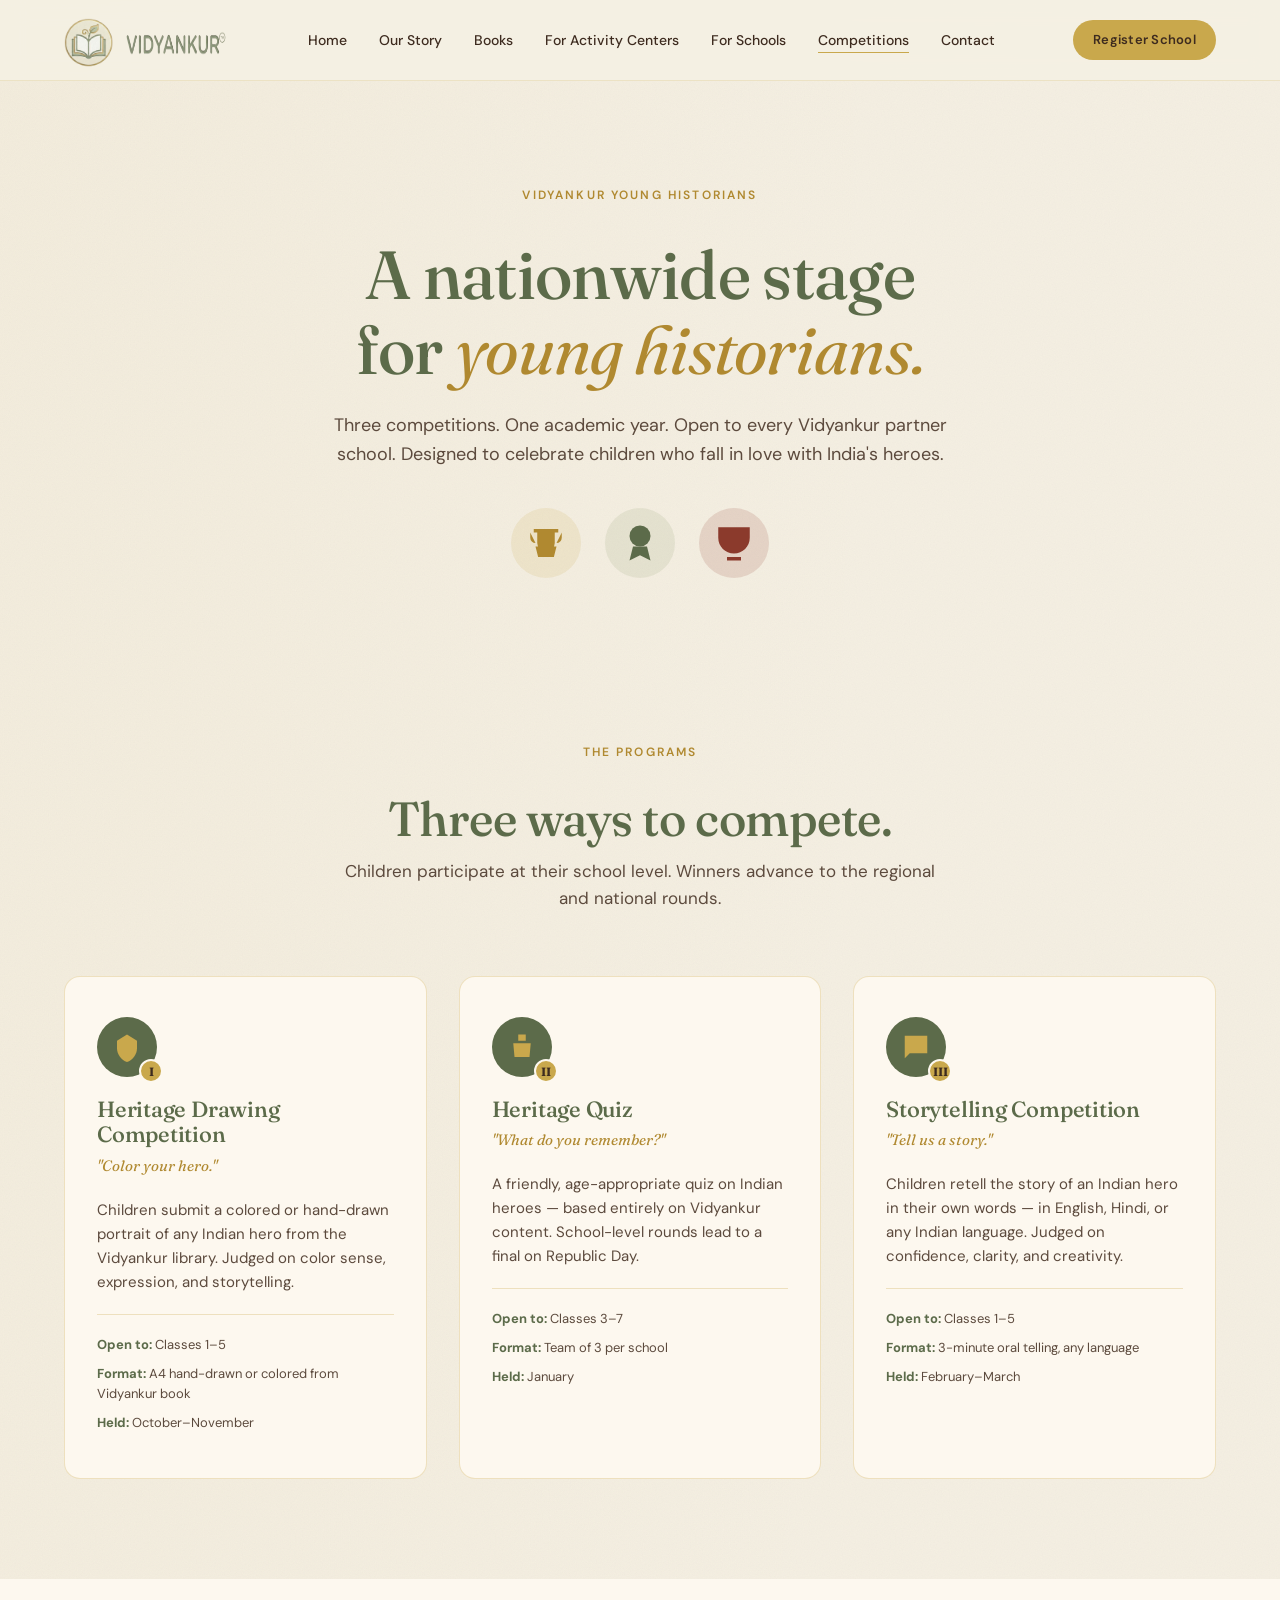
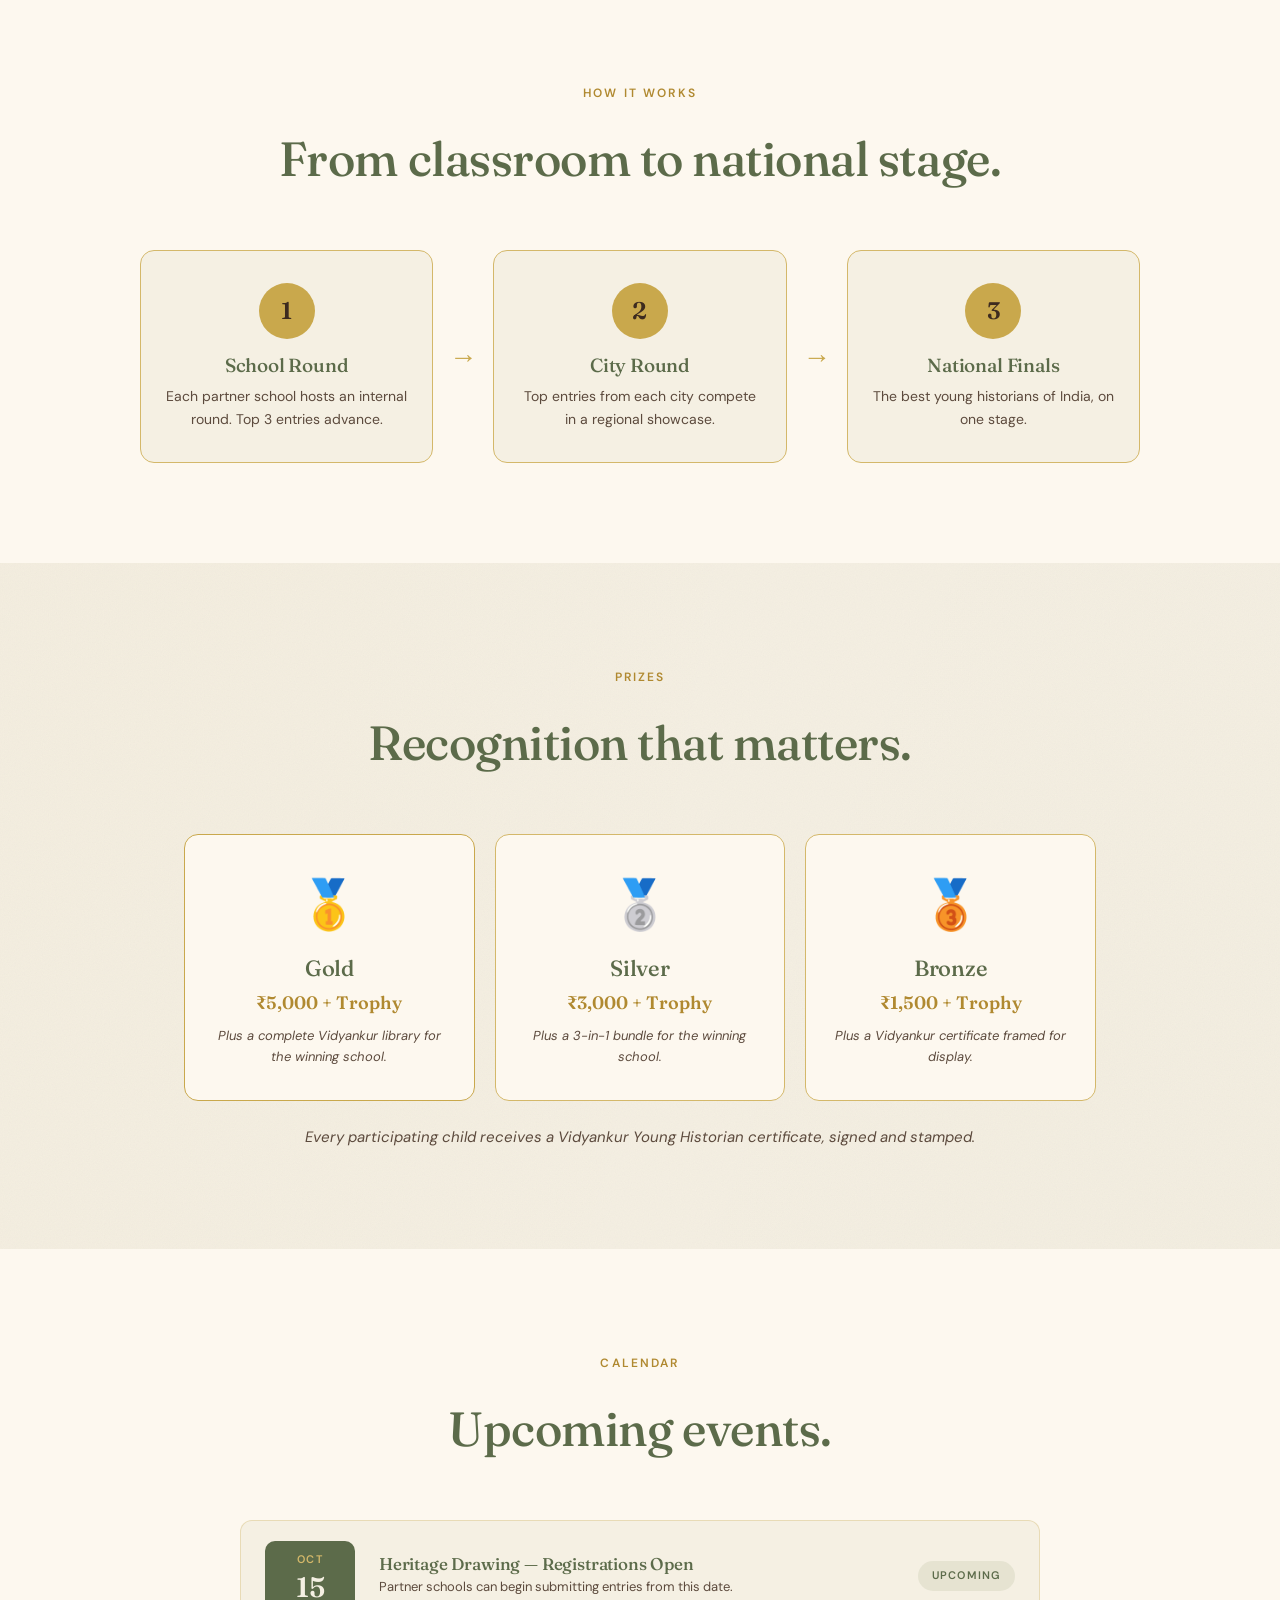
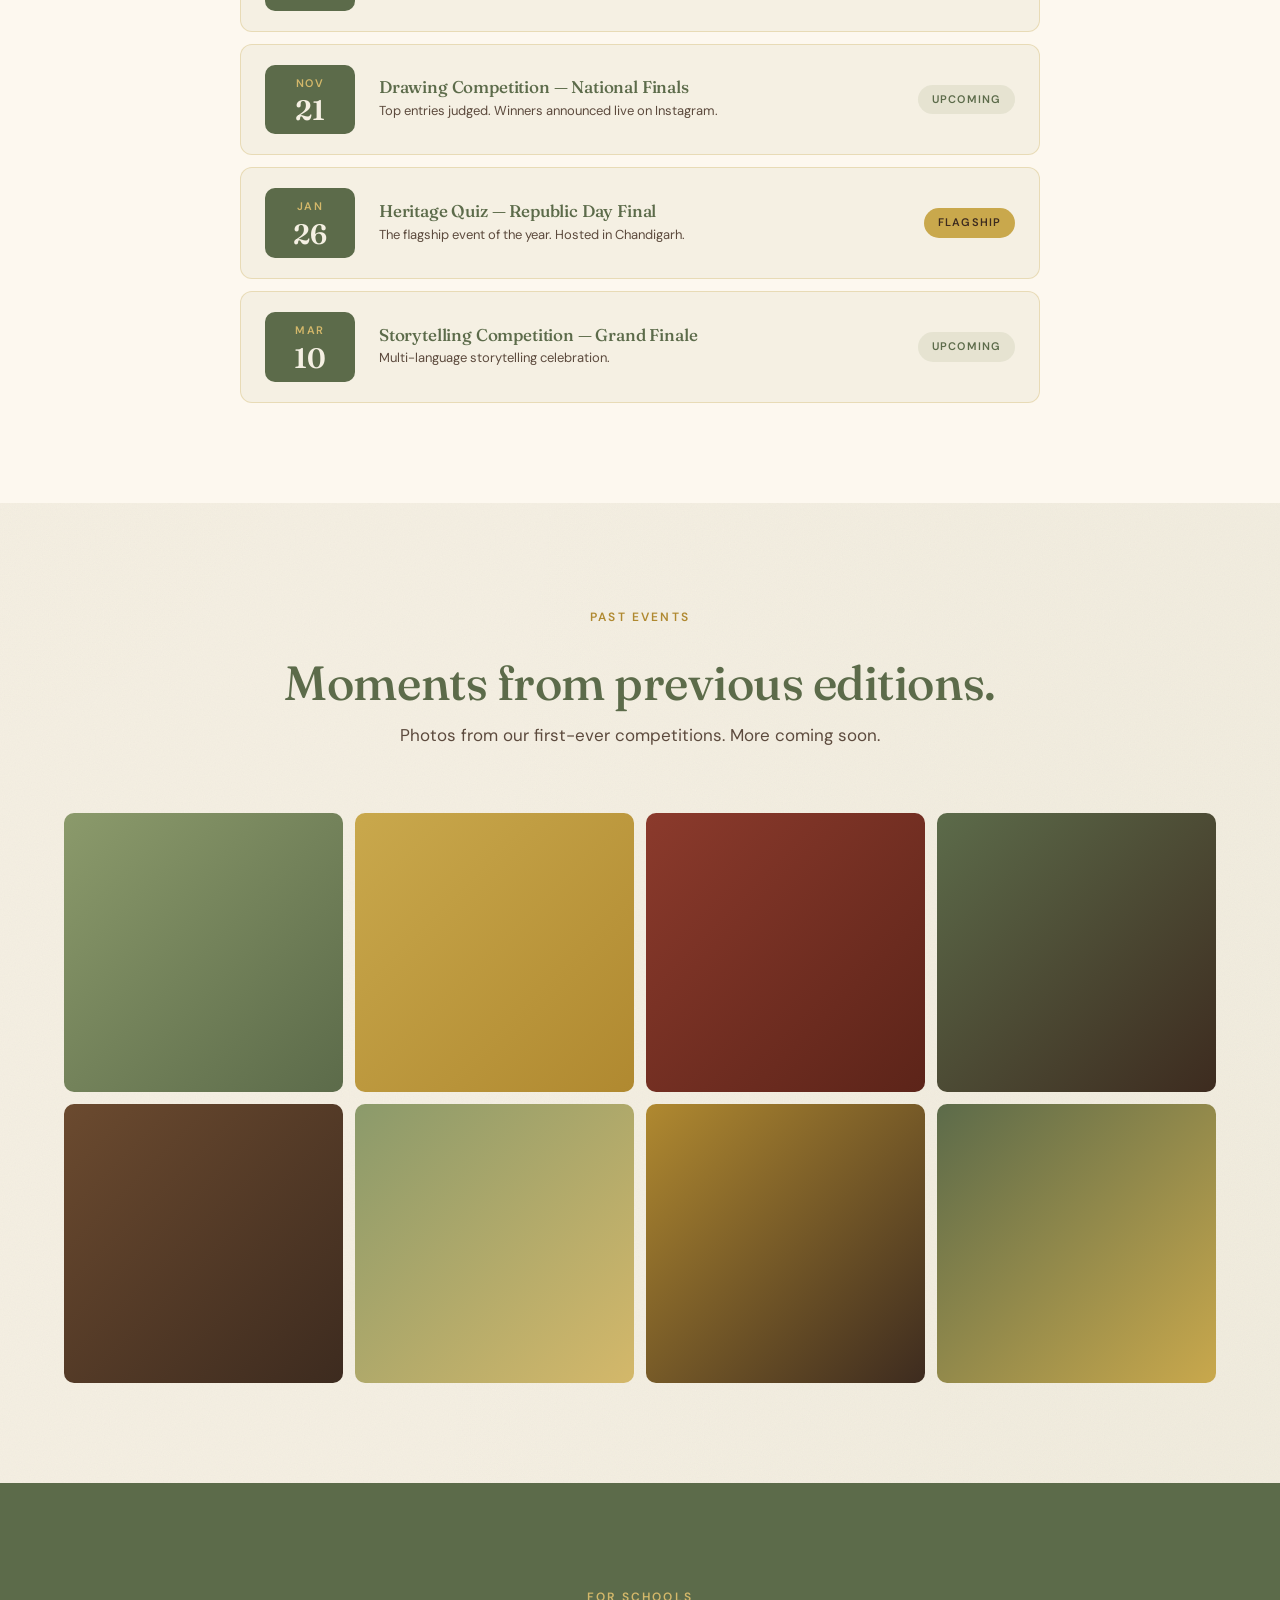
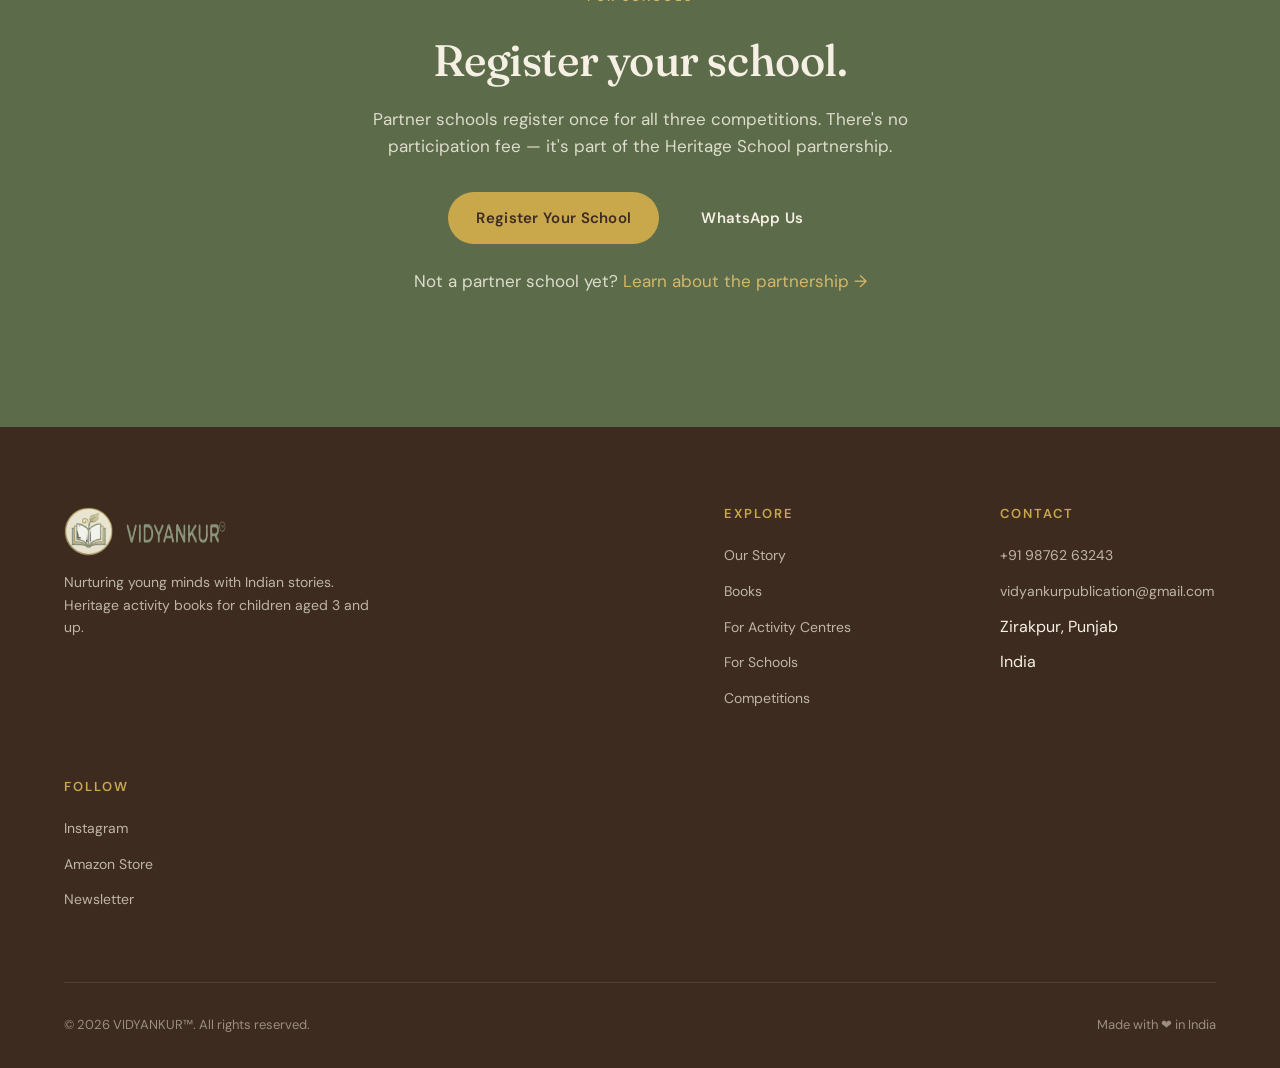
<file: competitions-afterLaunch.html>
<!DOCTYPE html>
<html lang="en">
<head>
  <meta charset="UTF-8">
  <meta name="viewport" content="width=device-width, initial-scale=1.0">
  <title>Competitions & Events — Vidyankur Young Historians</title>
  <meta name="description" content="Annual drawing, quiz, and storytelling competitions for partner schools. The Vidyankur Young Historians program.">
  <link rel="stylesheet" href="css/style.css">
  <link rel="stylesheet" href="css/pages.css">
  <link rel="icon" type="image/png" href="assets/icon.png">
<body>

  <nav class="nav">
    <div class="nav-inner">
      <span class="nav-logo-mark">
          <a href="index.html" class="nav-logo">
            <img src="assets/icon.png" alt="Vidyankur Icon" class="nav-logo-icon">
            <img src="assets/text.png" alt="Vidyankur Text" class="nav-logo-text">
        </span>
        <span class="nav-logo-mark">            
        </span>
      </a>
      <ul class="nav-links" id="navLinks">
        <li><a href="index.html">Home</a></li>
        <li><a href="our-story.html">Our Story</a></li>
        <li><a href="books.html">Books</a></li>
        <li><a href="activity-centers.html">For Activity Centers</a></li>
        <li><a href="schools.html">For Schools</a></li>
        <li><a href="competitions.html" class="active">Competitions</a></li>
        <li><a href="contact.html">Contact</a></li>
      </ul>
      <div class="nav-cta"><a href="#register" class="btn btn-primary">Register School</a></div>
      <button class="nav-toggle" id="navToggle" aria-label="Open menu"><span></span><span></span><span></span></button>
    </div>
  </nav>

  <!-- ========== HERO ========== -->
  <section class="competitions-hero">
    <div class="container">
      <div class="competitions-hero-inner">
        <span class="eyebrow">Vidyankur Young Historians</span>
        <h1>
          A nationwide stage<br>
          for <em>young historians.</em>
        </h1>
        <p class="competitions-hero-sub">
          Three competitions. One academic year. Open to every Vidyankur partner school. Designed to celebrate children who fall in love with India's heroes.
        </p>

        <div class="trophy-cluster" aria-hidden="true">
          <div class="trophy trophy-gold">
            <svg viewBox="0 0 24 24" fill="currentColor"><path d="M5 4h14v2H5zM7 6v6a5 5 0 0 0 10 0V6zm-1 8l1.5 6h9L18 14zM3 6v3a3 3 0 0 0 3 3M21 6v3a3 3 0 0 1-3 3"/></svg>
          </div>
          <div class="trophy trophy-silver">
            <svg viewBox="0 0 24 24" fill="currentColor"><circle cx="12" cy="8" r="6"/><path d="M8 14l-2 8 6-3 6 3-2-8"/></svg>
          </div>
          <div class="trophy trophy-bronze">
            <svg viewBox="0 0 24 24" fill="currentColor"><path d="M3 3h18v6c0 5-4 9-9 9s-9-4-9-9zM8 20h8v2H8z"/></svg>
          </div>
        </div>
      </div>
    </div>
  </section>

  <!-- ========== THE THREE COMPETITIONS ========== -->
  <section>
    <div class="container">
      <div class="section-header reveal">
        <span class="eyebrow">The Programs</span>
        <h2>Three ways to compete.</h2>
        <p>Children participate at their school level. Winners advance to the regional and national rounds.</p>
      </div>

      <div class="competitions-grid">

        <article class="competition-card reveal">
          <div class="competition-medal">
            <svg viewBox="0 0 24 24" fill="currentColor"><path d="M12 2L4 7v6c0 5 3.5 9.5 8 11 4.5-1.5 8-6 8-11V7l-8-5z"/></svg>
            <span>I</span>
          </div>
          <h3>Heritage Drawing Competition</h3>
          <p class="competition-tagline">"Color your hero."</p>
          <p>Children submit a colored or hand-drawn portrait of any Indian hero from the Vidyankur library. Judged on color sense, expression, and storytelling.</p>
          <ul class="competition-meta">
            <li><strong>Open to:</strong> Classes 1–5</li>
            <li><strong>Format:</strong> A4 hand-drawn or colored from Vidyankur book</li>
            <li><strong>Held:</strong> October–November</li>
          </ul>
        </article>

        <article class="competition-card reveal">
          <div class="competition-medal">
            <svg viewBox="0 0 24 24" fill="currentColor"><path d="M9 2L9 7L15 7L15 2zM5 9h14l-1 11H6z"/></svg>
            <span>II</span>
          </div>
          <h3>Heritage Quiz</h3>
          <p class="competition-tagline">"What do you remember?"</p>
          <p>A friendly, age-appropriate quiz on Indian heroes — based entirely on Vidyankur content. School-level rounds lead to a final on Republic Day.</p>
          <ul class="competition-meta">
            <li><strong>Open to:</strong> Classes 3–7</li>
            <li><strong>Format:</strong> Team of 3 per school</li>
            <li><strong>Held:</strong> January</li>
          </ul>
        </article>

        <article class="competition-card reveal">
          <div class="competition-medal">
            <svg viewBox="0 0 24 24" fill="currentColor"><path d="M3 3h18v14H7l-4 4z"/></svg>
            <span>III</span>
          </div>
          <h3>Storytelling Competition</h3>
          <p class="competition-tagline">"Tell us a story."</p>
          <p>Children retell the story of an Indian hero in their own words — in English, Hindi, or any Indian language. Judged on confidence, clarity, and creativity.</p>
          <ul class="competition-meta">
            <li><strong>Open to:</strong> Classes 1–5</li>
            <li><strong>Format:</strong> 3-minute oral telling, any language</li>
            <li><strong>Held:</strong> February–March</li>
          </ul>
        </article>

      </div>
    </div>
  </section>

  <!-- ========== HOW IT WORKS ========== -->
  <section class="section-ivory">
    <div class="container">
      <div class="section-header reveal">
        <span class="eyebrow">How It Works</span>
        <h2>From classroom to national stage.</h2>
      </div>

      <div class="rounds-flow reveal">
        <div class="round-step">
          <div class="round-circle">1</div>
          <h3>School Round</h3>
          <p>Each partner school hosts an internal round. Top 3 entries advance.</p>
        </div>
        <div class="round-arrow">→</div>
        <div class="round-step">
          <div class="round-circle">2</div>
          <h3>City Round</h3>
          <p>Top entries from each city compete in a regional showcase.</p>
        </div>
        <div class="round-arrow">→</div>
        <div class="round-step">
          <div class="round-circle">3</div>
          <h3>National Finals</h3>
          <p>The best young historians of India, on one stage.</p>
        </div>
      </div>
    </div>
  </section>

  <!-- ========== PRIZES ========== -->
  <section>
    <div class="container-narrow">
      <div class="section-header reveal">
        <span class="eyebrow">Prizes</span>
        <h2>Recognition that matters.</h2>
      </div>

      <div class="prizes-grid reveal">
        <div class="prize-card prize-gold">
          <div class="prize-icon">🥇</div>
          <h3>Gold</h3>
          <p class="prize-value">₹5,000 + Trophy</p>
          <p class="prize-note">Plus a complete Vidyankur library for the winning school.</p>
        </div>
        <div class="prize-card prize-silver">
          <div class="prize-icon">🥈</div>
          <h3>Silver</h3>
          <p class="prize-value">₹3,000 + Trophy</p>
          <p class="prize-note">Plus a 3-in-1 bundle for the winning school.</p>
        </div>
        <div class="prize-card prize-bronze">
          <div class="prize-icon">🥉</div>
          <h3>Bronze</h3>
          <p class="prize-value">₹1,500 + Trophy</p>
          <p class="prize-note">Plus a Vidyankur certificate framed for display.</p>
        </div>
      </div>

      <p class="prizes-note">Every participating child receives a Vidyankur Young Historian certificate, signed and stamped.</p>
    </div>
  </section>

  <!-- ========== UPCOMING EVENTS ========== -->
  <section class="section-ivory">
    <div class="container">
      <div class="section-header reveal">
        <span class="eyebrow">Calendar</span>
        <h2>Upcoming events.</h2>
      </div>

      <div class="events-list reveal">
        <div class="event-row">
          <div class="event-date">
            <span class="event-month">Oct</span>
            <span class="event-day">15</span>
          </div>
          <div class="event-details">
            <h3>Heritage Drawing — Registrations Open</h3>
            <p>Partner schools can begin submitting entries from this date.</p>
          </div>
          <div class="event-status event-status-upcoming">Upcoming</div>
        </div>
        <div class="event-row">
          <div class="event-date">
            <span class="event-month">Nov</span>
            <span class="event-day">21</span>
          </div>
          <div class="event-details">
            <h3>Drawing Competition — National Finals</h3>
            <p>Top entries judged. Winners announced live on Instagram.</p>
          </div>
          <div class="event-status event-status-upcoming">Upcoming</div>
        </div>
        <div class="event-row">
          <div class="event-date">
            <span class="event-month">Jan</span>
            <span class="event-day">26</span>
          </div>
          <div class="event-details">
            <h3>Heritage Quiz — Republic Day Final</h3>
            <p>The flagship event of the year. Hosted in Chandigarh.</p>
          </div>
          <div class="event-status event-status-flagship">Flagship</div>
        </div>
        <div class="event-row">
          <div class="event-date">
            <span class="event-month">Mar</span>
            <span class="event-day">10</span>
          </div>
          <div class="event-details">
            <h3>Storytelling Competition — Grand Finale</h3>
            <p>Multi-language storytelling celebration.</p>
          </div>
          <div class="event-status event-status-upcoming">Upcoming</div>
        </div>
      </div>
    </div>
  </section>

  <!-- ========== PAST GALLERY PLACEHOLDER ========== -->
  <section>
    <div class="container">
      <div class="section-header reveal">
        <span class="eyebrow">Past Events</span>
        <h2>Moments from previous editions.</h2>
        <p>Photos from our first-ever competitions. More coming soon.</p>
      </div>

      <div class="gallery-grid reveal">
        <div class="gallery-tile" style="background: linear-gradient(135deg, var(--sage), var(--olive));"></div>
        <div class="gallery-tile" style="background: linear-gradient(135deg, var(--gold), var(--gold-dark));"></div>
        <div class="gallery-tile" style="background: linear-gradient(135deg, #8B3A2C, #5C2419);"></div>
        <div class="gallery-tile" style="background: linear-gradient(135deg, var(--olive), var(--ink));"></div>
        <div class="gallery-tile" style="background: linear-gradient(135deg, #6B4A2F, #3D2B1F);"></div>
        <div class="gallery-tile" style="background: linear-gradient(135deg, var(--sage), var(--gold-soft));"></div>
        <div class="gallery-tile" style="background: linear-gradient(135deg, var(--gold-dark), var(--ink));"></div>
        <div class="gallery-tile" style="background: linear-gradient(135deg, var(--olive), var(--gold));"></div>
      </div>
    </div>
  </section>

  <!-- ========== REGISTER CTA ========== -->
  <section class="schools-cta" id="register">
    <div class="container">
      <div class="schools-cta-inner reveal">
        <span class="eyebrow">For Schools</span>
        <h2>Register your school.</h2>
        <p>Partner schools register once for all three competitions. There's no participation fee — it's part of the Heritage School partnership.</p>
        <div class="schools-cta-actions">
          <a href="contact.html" class="btn btn-primary">Register Your School</a>
          <a href="https://wa.me/919876263243" class="btn btn-secondary">WhatsApp Us</a>
        </div>
        <p class="schools-cta-note">
          Not a partner school yet? <a href="schools.html">Learn about the partnership →</a>
        </p>
      </div>
    </div>
  </section>

  <!-- ========== FOOTER ========== -->
  <footer class="footer">
    <div class="container">
      <div class="footer-grid">
        <div class="footer-brand">
          <div class="nav-logo">
            <span class="nav-logo-mark">
          <a href="index.html" class="nav-logo">
            <img src="assets/icon.png" alt="Vidyankur Icon" class="nav-logo-icon">
            <img src="assets/text.png" alt="Vidyankur Text" class="nav-logo-text">
        </span>
          </div>
          <p>Nurturing young minds with Indian stories. Heritage activity books for children aged 3 and up.</p>
        </div>
        <div class="footer-col">
          <h4>Explore</h4>
          <ul>
            <li><a href="our-story.html">Our Story</a></li>
            <li><a href="books.html">Books</a></li>
            <li><a href="activity-centres.html">For Activity Centres</a></li>
            <li><a href="schools.html">For Schools</a></li>
            <li><a href="competitions.html">Competitions</a></li>
          </ul>
        </div>
        <div class="footer-col">
          <h4>Contact</h4>
          <ul>
            <li><a href="tel:+919876263243">+91 98762 63243</a></li>
            <li><a href="mailto:vidyankurpublication@gmail.com">vidyankur&shy;publication@gmail.com</a></li>
            <li>Zirakpur, Punjab</li>
            <li>India</li>
          </ul>
        </div>
        <div class="footer-col">
          <h4>Follow</h4>
          <ul>
            <li><a href="https://instagram.com/_vidyankur" target="_blank" rel="noopener">Instagram</a></li>
            <li><a href="#">Amazon Store</a></li>
            <li><a href="contact.html">Newsletter</a></li>
          </ul>
        </div>
      </div>
      <div class="footer-bottom">
        <span>© 2026 VIDYANKUR™. All rights reserved.</span>
        <span>Made with ❤ in India</span>
      </div>
    </div>
  </footer>

  <script src="js/main.js"></script>
</body>
</html>
</file>
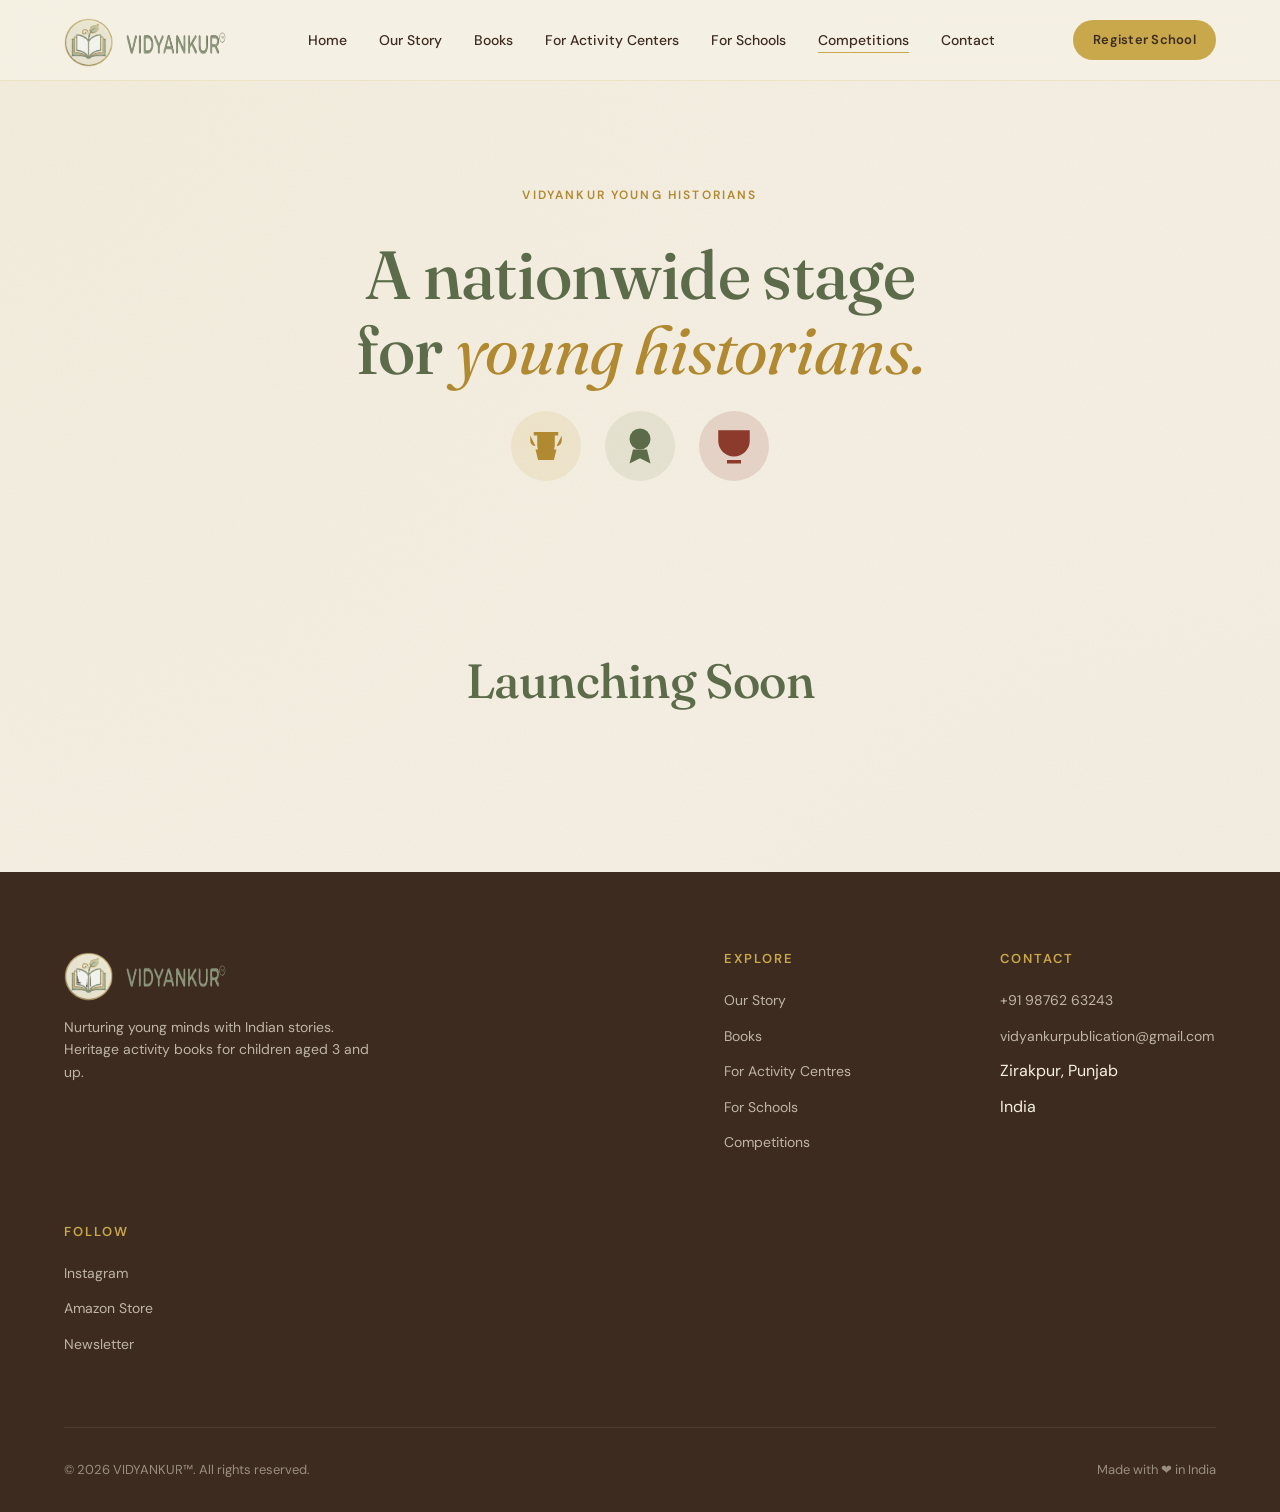
<file: competitions.html>
<!DOCTYPE html>
<html lang="en">
<head>
  <meta charset="UTF-8">
  <meta name="viewport" content="width=device-width, initial-scale=1.0">
  <title>Competitions & Events — Vidyankur Young Historians</title>
  <meta name="description" content="Annual drawing, quiz, and storytelling competitions for partner schools. The Vidyankur Young Historians program.">
  <link rel="stylesheet" href="css/style.css">
  <link rel="stylesheet" href="css/pages.css">
  <link rel="icon" type="image/png" href="assets/icon.png">
<body>

  <nav class="nav">
    <div class="nav-inner">
      <span class="nav-logo-mark">
          <a href="index.html" class="nav-logo">
            <img src="assets/icon.png" alt="Vidyankur Icon" class="nav-logo-icon">
            <img src="assets/text.png" alt="Vidyankur Text" class="nav-logo-text">
        </span>
        <span class="nav-logo-mark">            
        </span>
      </a>
      <ul class="nav-links" id="navLinks">
        <li><a href="index.html">Home</a></li>
        <li><a href="our-story.html">Our Story</a></li>
        <li><a href="books.html">Books</a></li>
        <li><a href="activity-centers.html">For Activity Centers</a></li>
        <li><a href="schools.html">For Schools</a></li>
        <li><a href="competitions.html" class="active">Competitions</a></li>
        <li><a href="contact.html">Contact</a></li>
      </ul>
      <div class="nav-cta"><a href="#register" class="btn btn-primary">Register School</a></div>
      <button class="nav-toggle" id="navToggle" aria-label="Open menu"><span></span><span></span><span></span></button>
    </div>
  </nav>

  <!-- ========== HERO ========== -->
  <section class="competitions-hero">
    <div class="container">
      <div class="competitions-hero-inner">
        <span class="eyebrow">Vidyankur Young Historians</span>
        <h1>
          A nationwide stage<br>
          for <em>young historians.</em>
        </h1>
        <div class="trophy-cluster" aria-hidden="true">
          <div class="trophy trophy-gold">
            <svg viewBox="0 0 24 24" fill="currentColor"><path d="M5 4h14v2H5zM7 6v6a5 5 0 0 0 10 0V6zm-1 8l1.5 6h9L18 14zM3 6v3a3 3 0 0 0 3 3M21 6v3a3 3 0 0 1-3 3"/></svg>
          </div>
          <div class="trophy trophy-silver">
            <svg viewBox="0 0 24 24" fill="currentColor"><circle cx="12" cy="8" r="6"/><path d="M8 14l-2 8 6-3 6 3-2-8"/></svg>
          </div>
          <div class="trophy trophy-bronze">
            <svg viewBox="0 0 24 24" fill="currentColor"><path d="M3 3h18v6c0 5-4 9-9 9s-9-4-9-9zM8 20h8v2H8z"/></svg>
          </div>
        </div>
      </div>
    </div>
  </section>

  <!-- ========== THE THREE COMPETITIONS ========== -->
  <section>
    <div class="container">
      <div class="section-header reveal">
        <h2>Launching Soon</h2>
      </div>
    </div>
  </section>

  <!-- ========== FOOTER ========== -->
  <footer class="footer">
    <div class="container">
      <div class="footer-grid">
        <div class="footer-brand">
          <div class="nav-logo">
            <span class="nav-logo-mark">
          <a href="index.html" class="nav-logo">
            <img src="assets/icon.png" alt="Vidyankur Icon" class="nav-logo-icon">
            <img src="assets/text.png" alt="Vidyankur Text" class="nav-logo-text">
        </span>
          </div>
          <p>Nurturing young minds with Indian stories. Heritage activity books for children aged 3 and up.</p>
        </div>
        <div class="footer-col">
          <h4>Explore</h4>
          <ul>
            <li><a href="our-story.html">Our Story</a></li>
            <li><a href="books.html">Books</a></li>
            <li><a href="activity-centres.html">For Activity Centres</a></li>
            <li><a href="schools.html">For Schools</a></li>
            <li><a href="competitions.html">Competitions</a></li>
          </ul>
        </div>
        <div class="footer-col">
          <h4>Contact</h4>
          <ul>
            <li><a href="tel:+919876263243">+91 98762 63243</a></li>
            <li><a href="mailto:vidyankurpublication@gmail.com">vidyankur&shy;publication@gmail.com</a></li>
            <li>Zirakpur, Punjab</li>
            <li>India</li>
          </ul>
        </div>
        <div class="footer-col">
          <h4>Follow</h4>
          <ul>
            <li><a href="https://instagram.com/_vidyankur" target="_blank" rel="noopener">Instagram</a></li>
            <li><a href="#">Amazon Store</a></li>
            <li><a href="contact.html">Newsletter</a></li>
          </ul>
        </div>
      </div>
      <div class="footer-bottom">
        <span>© 2026 VIDYANKUR™. All rights reserved.</span>
        <span>Made with ❤ in India</span>
      </div>
    </div>
  </footer>

  <script src="js/main.js"></script>
</body>
</html>
</file>
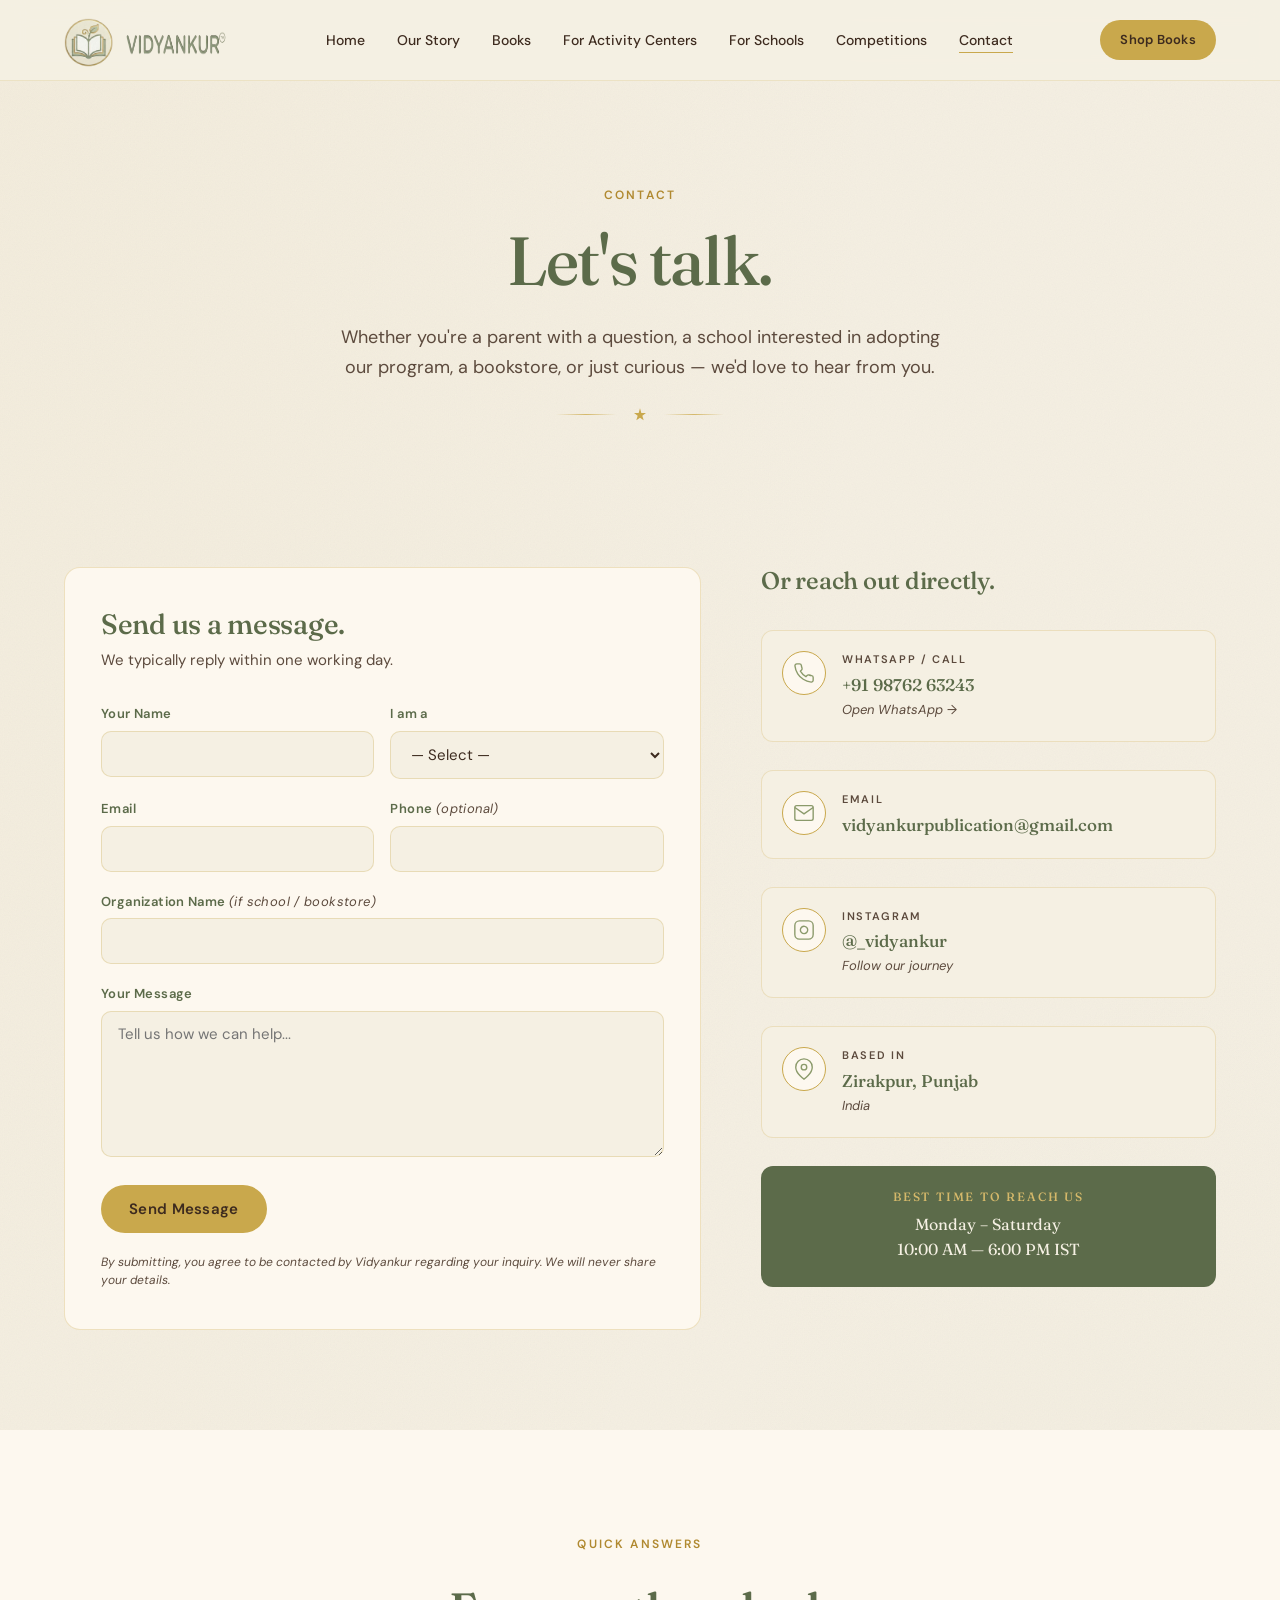
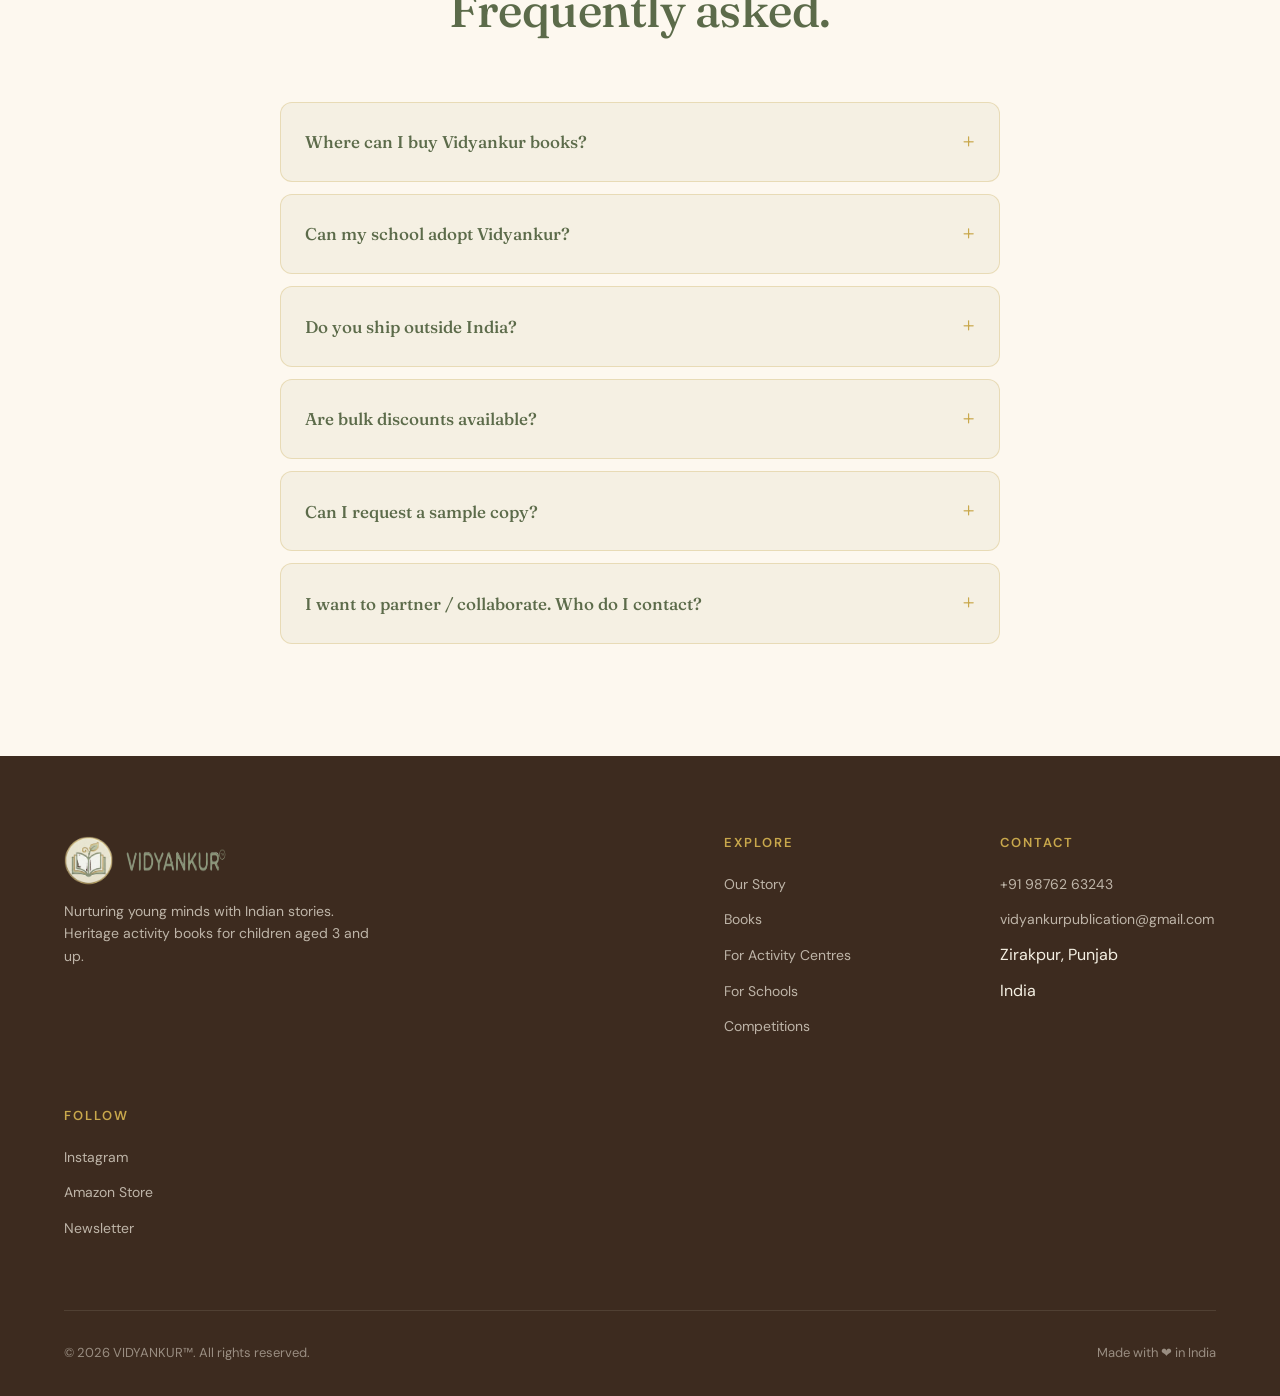
<file: contact.html>
<!DOCTYPE html>
<html lang="en">
<head>
  <meta charset="UTF-8">
  <meta name="viewport" content="width=device-width, initial-scale=1.0">
  <title>Contact — Vidyankur</title>
  <meta name="description" content="Get in touch with Vidyankur. For parents, schools, tuition centers, and bookstores.">
  <link rel="stylesheet" href="css/style.css">
  <link rel="stylesheet" href="css/pages.css">
  <link rel="icon" type="image/png" href="assets/icon.png">
</head>
<body>

  <nav class="nav">
    <div class="nav-inner">
      <span class="nav-logo-mark">
          <a href="index.html" class="nav-logo">
            <img src="assets/icon.png" alt="Vidyankur Icon" class="nav-logo-icon">
            <img src="assets/text.png" alt="Vidyankur Text" class="nav-logo-text">
        </span>
        <span class="nav-logo-mark">            
        </span>
      </a>
      <ul class="nav-links" id="navLinks">
        <li><a href="index.html">Home</a></li>
        <li><a href="our-story.html">Our Story</a></li>
        <li><a href="books.html">Books</a></li>
        <li><a href="activity-centers.html">For Activity Centers</a></li>
        <li><a href="schools.html">For Schools</a></li>
        <li><a href="competitions.html">Competitions</a></li>
        <li><a href="contact.html" class="active">Contact</a></li>
      </ul>
      <div class="nav-cta"><a href="books.html" class="btn btn-primary">Shop Books</a></div>
      <button class="nav-toggle" id="navToggle" aria-label="Open menu"><span></span><span></span><span></span></button>
    </div>
  </nav>

  <!-- ========== PAGE HEADER ========== -->
  <section class="page-header">
    <div class="container-narrow">
      <span class="eyebrow">Contact</span>
      <h1>Let's talk.</h1>
      <p class="page-header-sub">
        Whether you're a parent with a question, a school interested in adopting our program, a bookstore, or just curious — we'd love to hear from you.
      </p>
      <div class="ornament" aria-hidden="true">
        <svg class="ornament-icon" viewBox="0 0 24 24"><path d="M12 2l2 7h7l-5.5 4 2 7-5.5-4-5.5 4 2-7L3 9h7z"/></svg>
      </div>
    </div>
  </section>

  <!-- ========== CONTACT GRID ========== -->
  <section class="contact-section">
    <div class="container">
      <div class="contact-grid">

        <!-- Form -->
        <div class="contact-form-wrap reveal">
          <h2>Send us a message.</h2>
          <p class="contact-form-sub">We typically reply within one working day.</p>

          <form class="contact-form" id="contactForm" action="https://formspree.io/f/xzdwdkaz" method="POST">
            <!-- ⚠️ Replace YOUR_FORM_ID with your Formspree ID, or change action to your Google Form / other endpoint -->

            <div class="form-row">
              <div class="form-field">
                <label for="name">Your Name</label>
                <input type="text" id="name" name="name" required>
              </div>
              <div class="form-field">
                <label for="role">I am a</label>
                <select id="role" name="role" required>
                  <option value="">— Select —</option>
                  <option value="parent">Parent</option>
                  <option value="school">School</option>
                  <option value="tuition">Tuition Center</option>
                  <option value="bookstore">Bookstore</option>
                  <option value="other">Other</option>
                </select>
              </div>
            </div>

            <div class="form-row">
              <div class="form-field">
                <label for="email">Email</label>
                <input type="email" id="email" name="email" required>
              </div>
              <div class="form-field">
                <label for="phone">Phone <span class="form-optional">(optional)</span></label>
                <input type="tel" id="phone" name="phone">
              </div>
            </div>

            <div class="form-field">
              <label for="org">Organization Name <span class="form-optional">(if school / bookstore)</span></label>
              <input type="text" id="org" name="organization">
            </div>

            <div class="form-field">
              <label for="message">Your Message</label>
              <textarea id="message" name="message" rows="6" required placeholder="Tell us how we can help..."></textarea>
            </div>

            <button type="submit" class="btn btn-primary">Send Message</button>

            <p class="form-note">
              By submitting, you agree to be contacted by Vidyankur regarding your inquiry. We will never share your details.
            </p>
          </form>
        </div>

        <!-- Direct contact -->
        <aside class="contact-info reveal">
          <h2>Or reach out directly.</h2>

          <div class="contact-method">
            <div class="contact-method-icon">
              <svg viewBox="0 0 24 24" fill="none" stroke="currentColor" stroke-width="1.5"><path d="M22 16.92v3a2 2 0 0 1-2.18 2 19.79 19.79 0 0 1-8.63-3.07 19.5 19.5 0 0 1-6-6 19.79 19.79 0 0 1-3.07-8.67A2 2 0 0 1 4.11 2h3a2 2 0 0 1 2 1.72 12.84 12.84 0 0 0 .7 2.81 2 2 0 0 1-.45 2.11L8.09 9.91a16 16 0 0 0 6 6l1.27-1.27a2 2 0 0 1 2.11-.45 12.84 12.84 0 0 0 2.81.7A2 2 0 0 1 22 16.92z"/></svg>
            </div>
            <div>
              <span class="contact-method-label">WhatsApp / Call</span>
              <a href="tel:+919876263243" class="contact-method-value">+91 98762 63243</a>
              <a href="https://wa.me/919876263243" class="contact-method-link">Open WhatsApp →</a>
            </div>
          </div>

          <div class="contact-method">
            <div class="contact-method-icon">
              <svg viewBox="0 0 24 24" fill="none" stroke="currentColor" stroke-width="1.5"><path d="M4 4h16c1.1 0 2 .9 2 2v12c0 1.1-.9 2-2 2H4c-1.1 0-2-.9-2-2V6c0-1.1.9-2 2-2z"/><polyline points="22,6 12,13 2,6"/></svg>
            </div>
            <div>
              <span class="contact-method-label">Email</span>
              <a href="mailto:vidyankurpublication@gmail.com" class="contact-method-value">vidyankurpublication@gmail.com</a>
            </div>
          </div>

          <div class="contact-method">
            <div class="contact-method-icon">
              <svg viewBox="0 0 24 24" fill="none" stroke="currentColor" stroke-width="1.5"><rect x="2" y="2" width="20" height="20" rx="5" ry="5"/><path d="M16 11.37A4 4 0 1 1 12.63 8 4 4 0 0 1 16 11.37z"/><line x1="17.5" y1="6.5" x2="17.51" y2="6.5"/></svg>
            </div>
            <div>
              <span class="contact-method-label">Instagram</span>
              <a href="https://instagram.com/_vidyankur" target="_blank" rel="noopener" class="contact-method-value">@_vidyankur</a>
              <span class="contact-method-link">Follow our journey</span>
            </div>
          </div>

          <div class="contact-method">
            <div class="contact-method-icon">
              <svg viewBox="0 0 24 24" fill="none" stroke="currentColor" stroke-width="1.5"><path d="M21 10c0 7-9 13-9 13s-9-6-9-13a9 9 0 0 1 18 0z"/><circle cx="12" cy="10" r="3"/></svg>
            </div>
            <div>
              <span class="contact-method-label">Based In</span>
              <span class="contact-method-value">Zirakpur, Punjab</span>
              <span class="contact-method-link">India</span>
            </div>
          </div>

          <div class="contact-hours">
            <h4>Best time to reach us</h4>
            <p>Monday – Saturday<br>10:00 AM — 6:00 PM IST</p>
          </div>
        </aside>

      </div>
    </div>
  </section>

  <!-- ========== FAQ ========== -->
  <section class="section-ivory">
    <div class="container-narrow">
      <div class="section-header reveal">
        <span class="eyebrow">Quick Answers</span>
        <h2>Frequently asked.</h2>
      </div>

      <div class="faq-list reveal">
        <details class="faq-item">
          <summary>Where can I buy Vidyankur books?</summary>
          <p>All our books are available on Amazon India. We're also working on direct shipping — drop us a message if you'd like to be notified.</p>
        </details>
        <details class="faq-item">
          <summary>Can my school adopt Vidyankur?</summary>
          <p>Yes. We plan to work with primary schools (Classes 1–3 primarily) to include our annual workbook in their book list. The Program is Launching soon. <a href="schools.html">Learn about the School Program →</a></p>
        </details>
        <details class="faq-item">
          <summary>Do you ship outside India?</summary>
          <p>Currently we ship within India only. For international orders, please email us — we may be able to arrange something special.</p>
        </details>
        <details class="faq-item">
          <summary>Are bulk discounts available?</summary>
          <p>Yes. We offer significant discounts for schools, tuition centers, and bulk orders above 30 copies. <a href="schools.html#pricing">See pricing →</a></p>
        </details>
        <details class="faq-item">
          <summary>Can I request a sample copy?</summary>
          <p>Schools and institutional buyers can request a free sample. Individual parents can preview books on Amazon or through our "Peek Inside" feature on the <a href="books.html">Books page</a>.</p>
        </details>
        <details class="faq-item">
          <summary>I want to partner / collaborate. Who do I contact?</summary>
          <p>For partnerships, distribution, illustration collaborations, or media inquiries — please email <a href="mailto:vidyankurpublication@gmail.com">vidyankurpublication@gmail.com</a> with the subject line "Partnership".</p>
        </details>
      </div>
    </div>
  </section>

  <!-- ========== FOOTER ========== -->
  <footer class="footer">
    <div class="container">
      <div class="footer-grid">
        <div class="footer-brand">
          <div class="nav-logo">
            <span class="nav-logo-mark">
          <a href="index.html" class="nav-logo">
            <img src="assets/icon.png" alt="Vidyankur Icon" class="nav-logo-icon">
            <img src="assets/text.png" alt="Vidyankur Text" class="nav-logo-text">
        </span>
          </div>
          <p>Nurturing young minds with Indian stories. Heritage activity books for children aged 3 and up.</p>
        </div>
        <div class="footer-col">
          <h4>Explore</h4>
          <ul>
            <li><a href="our-story.html">Our Story</a></li>
            <li><a href="books.html">Books</a></li>
            <li><a href="activity-centres.html">For Activity Centres</a></li>
            <li><a href="schools.html">For Schools</a></li>
            <li><a href="competitions.html">Competitions</a></li>
          </ul>
        </div>
        <div class="footer-col">
          <h4>Contact</h4>
          <ul>
            <li><a href="tel:+919876263243">+91 98762 63243</a></li>
            <li><a href="mailto:vidyankurpublication@gmail.com">vidyankur&shy;publication@gmail.com</a></li>
            <li>Zirakpur, Punjab</li>
            <li>India</li>
          </ul>
        </div>
        <div class="footer-col">
          <h4>Follow</h4>
          <ul>
            <li><a href="https://instagram.com/_vidyankur" target="_blank" rel="noopener">Instagram</a></li>
            <li><a href="#">Amazon Store</a></li>
            <li><a href="contact.html">Newsletter</a></li>
          </ul>
        </div>
      </div>
      <div class="footer-bottom">
        <span>© 2026 VIDYANKUR™. All rights reserved.</span>
        <span>Made with ❤ in India</span>
      </div>
    </div>
  </footer>

  <script src="js/main.js"></script>
</body>
</html>
</file>
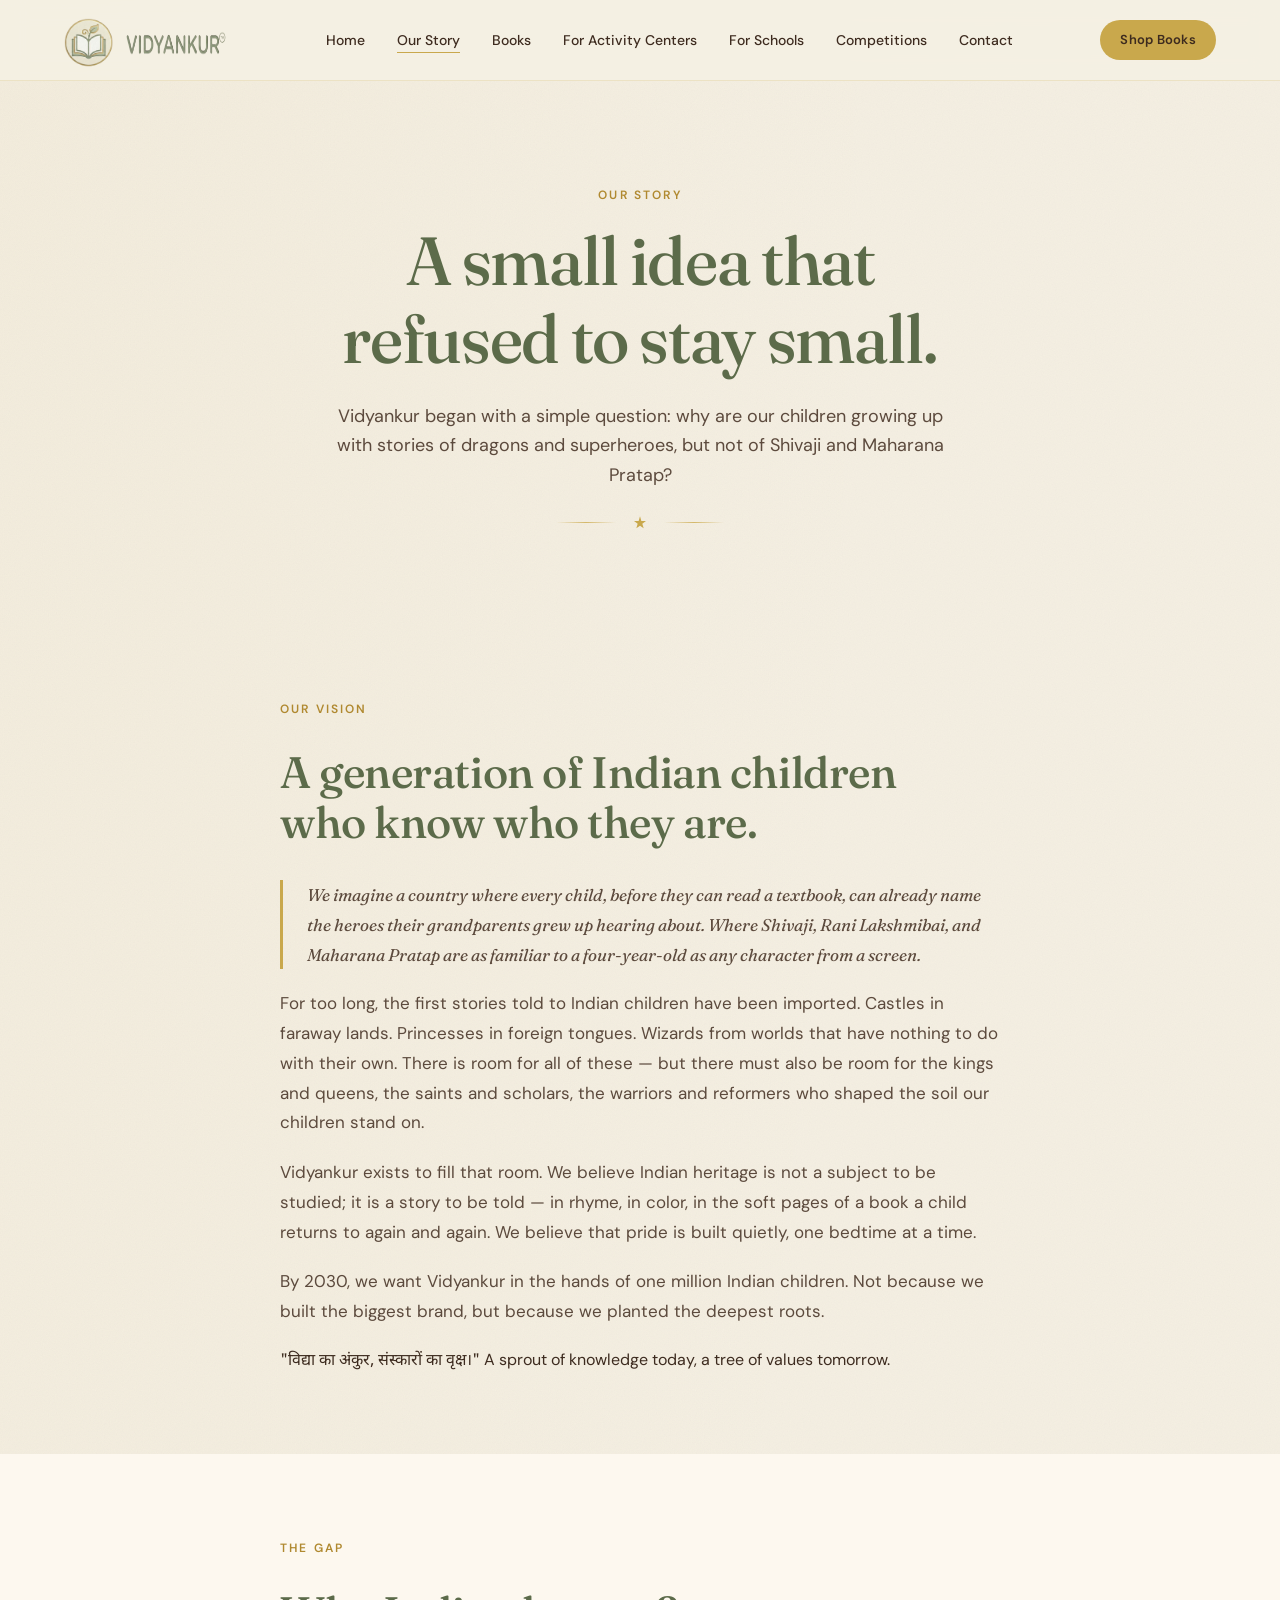
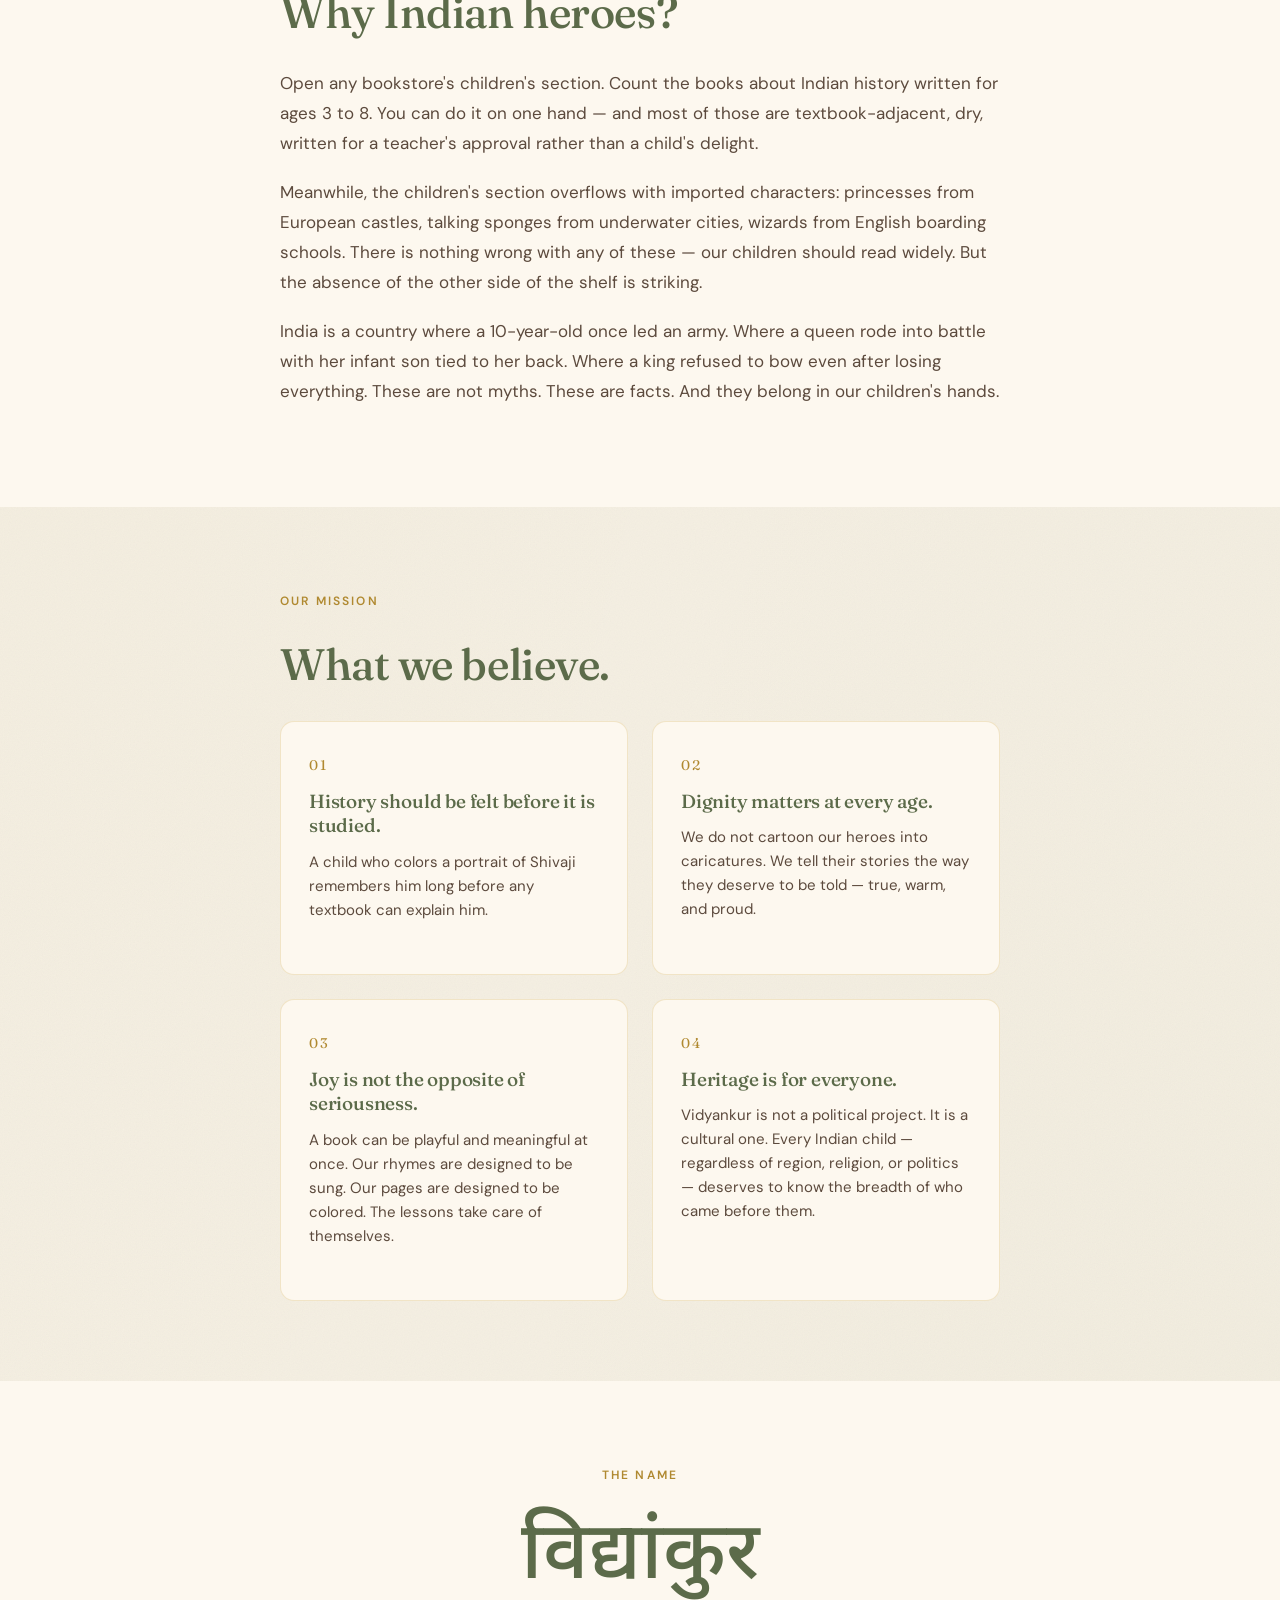
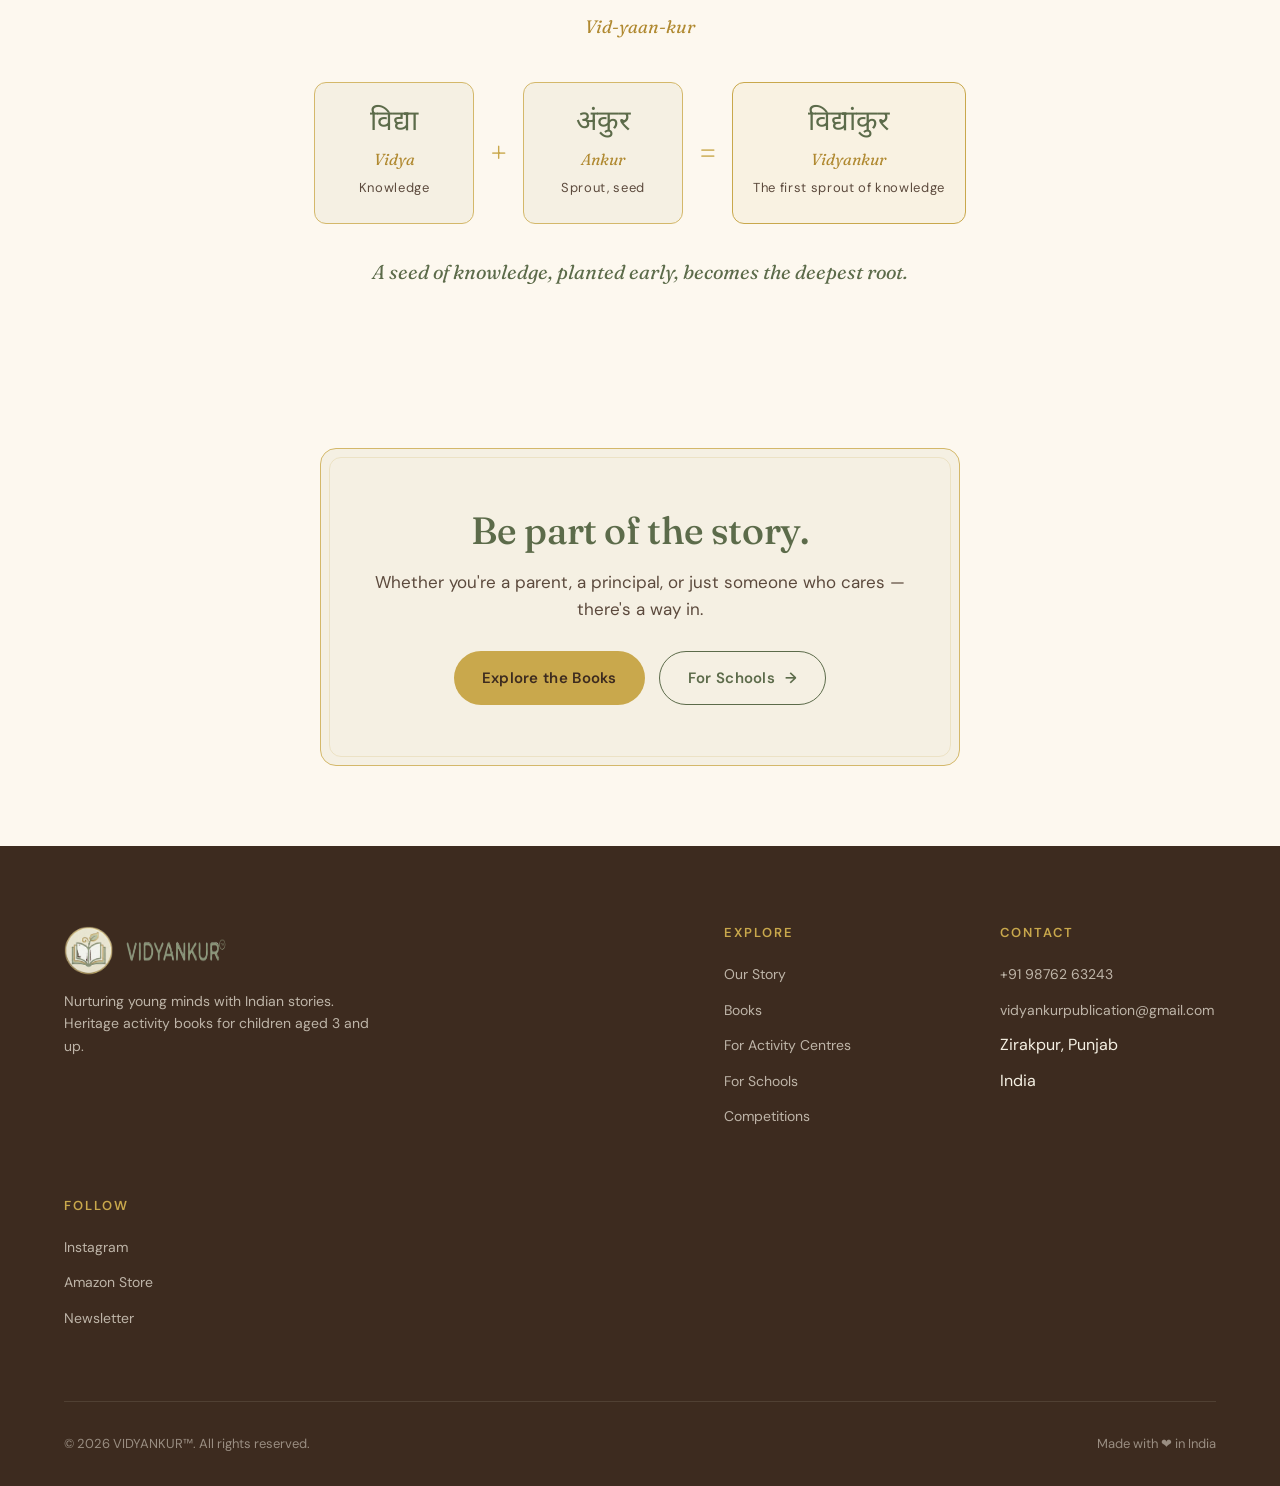
<file: our-story.html>
<!DOCTYPE html>
<html lang="en">
<head>
  <meta charset="UTF-8">
  <meta name="viewport" content="width=device-width, initial-scale=1.0">
  <title>Our Story — Vidyankur</title>
  <meta name="description" content="The story behind Vidyankur — why we exist, what we believe, and the journey so far.">
  <link rel="stylesheet" href="css/style.css">
  <link rel="stylesheet" href="css/pages.css">
  <link rel="icon" type="image/png" href="assets/icon.png">
</head>
<body>

  <!-- ========== NAVBAR ========== -->
  <nav class="nav">
    <div class="nav-inner">
      <span class="nav-logo-mark">
          <a href="index.html" class="nav-logo">
            <img src="assets/icon.png" alt="Vidyankur Icon" class="nav-logo-icon">
            <img src="assets/text.png" alt="Vidyankur Text" class="nav-logo-text">
        </span>
        <span class="nav-logo-mark">            
        </span>
      </a>
      <ul class="nav-links" id="navLinks">
        <li><a href="index.html">Home</a></li>
        <li><a href="our-story.html" class="active">Our Story</a></li>
        <li><a href="books.html">Books</a></li>
        <li><a href="activity-centers.html">For Activity Centers</a></li>
        <li><a href="schools.html">For Schools</a></li>
        <li><a href="competitions.html">Competitions</a></li>
        <li><a href="contact.html">Contact</a></li>
      </ul>
      <div class="nav-cta"><a href="books.html" class="btn btn-primary">Shop Books</a></div>
      <button class="nav-toggle" id="navToggle" aria-label="Open menu"><span></span><span></span><span></span></button>
    </div>
  </nav>

  <!-- ========== PAGE HEADER ========== -->
  <section class="page-header">
    <div class="container-narrow">
      <span class="eyebrow">Our Story</span>
      <h1>A small idea that<br>refused to stay small.</h1>
      <p class="page-header-sub">
        Vidyankur began with a simple question: why are our children growing up with stories of dragons and superheroes, but not of Shivaji and Maharana Pratap?
      </p>
      <div class="ornament" aria-hidden="true">
        <svg class="ornament-icon" viewBox="0 0 24 24"><path d="M12 2l2 7h7l-5.5 4 2 7-5.5-4-5.5 4 2-7L3 9h7z"/></svg>
      </div>
    </div>
  </section>

  <!-- ========== FOUNDER NOTE ========== -->
  <section class="story-section">
    <div class="container-narrow">
      <div class="story-block reveal">
        <span class="eyebrow">Our Vision</span>
        <h2>A generation of Indian children<br>who know who they are.</h2>
        <p class="story-lead">
          We imagine a country where every child, before they can read a textbook, can already name the heroes their grandparents grew up hearing about. Where Shivaji, Rani Lakshmibai, and Maharana Pratap are as familiar to a four-year-old as any character from a screen.
        </p>
        <p>
          For too long, the first stories told to Indian children have been imported. Castles in faraway lands. Princesses in foreign tongues. Wizards from worlds that have nothing to do with their own. There is room for all of these — but there must also be room for the kings and queens, the saints and scholars, the warriors and reformers who shaped the soil our children stand on.
        </p>
        <p>
          Vidyankur exists to fill that room. We believe Indian heritage is not a subject to be studied; it is a story to be told — in rhyme, in color, in the soft pages of a book a child returns to again and again. We believe that pride is built quietly, one bedtime at a time.
        </p>
        <p>
          By 2030, we want Vidyankur in the hands of one million Indian children. Not because we built the biggest brand, but because we planted the deepest roots.
        </p>
        <div class="vision-mantra">
          <span class="vision-mantra-deva devanagari">"विद्या का अंकुर, संस्कारों का वृक्ष।"</span>
          <span class="vision-mantra-trans">A sprout of knowledge today, a tree of values tomorrow.</span>
        </div>
      </div>
    </div>
  </section>

  <!-- ========== WHY INDIAN HEROES ========== -->
  <section class="section-ivory story-section">
    <div class="container-narrow">
      <div class="story-block reveal">
        <span class="eyebrow">The Gap</span>
        <h2>Why Indian heroes?</h2>
        <p>
          Open any bookstore's children's section. Count the books about Indian history written for ages 3 to 8. You can do it on one hand — and most of those are textbook-adjacent, dry, written for a teacher's approval rather than a child's delight.
        </p>
        <p>
          Meanwhile, the children's section overflows with imported characters: princesses from European castles, talking sponges from underwater cities, wizards from English boarding schools. There is nothing wrong with any of these — our children should read widely. But the absence of the other side of the shelf is striking.
        </p>
        <p>
          India is a country where a 10-year-old once led an army. Where a queen rode into battle with her infant son tied to her back. Where a king refused to bow even after losing everything. These are not myths. These are facts. And they belong in our children's hands.
        </p>
      </div>
    </div>
  </section>

  <!-- ========== OUR MISSION ========== -->
  <section class="story-section">
    <div class="container-narrow">
      <div class="story-block reveal">
        <span class="eyebrow">Our Mission</span>
        <h2>What we believe.</h2>

        <div class="belief-grid">
          <div class="belief-card">
            <span class="belief-num">01</span>
            <h3>History should be felt before it is studied.</h3>
            <p>A child who colors a portrait of Shivaji remembers him long before any textbook can explain him.</p>
          </div>
          <div class="belief-card">
            <span class="belief-num">02</span>
            <h3>Dignity matters at every age.</h3>
            <p>We do not cartoon our heroes into caricatures. We tell their stories the way they deserve to be told — true, warm, and proud.</p>
          </div>
          <div class="belief-card">
            <span class="belief-num">03</span>
            <h3>Joy is not the opposite of seriousness.</h3>
            <p>A book can be playful and meaningful at once. Our rhymes are designed to be sung. Our pages are designed to be colored. The lessons take care of themselves.</p>
          </div>
          <div class="belief-card">
            <span class="belief-num">04</span>
            <h3>Heritage is for everyone.</h3>
            <p>Vidyankur is not a political project. It is a cultural one. Every Indian child — regardless of region, religion, or politics — deserves to know the breadth of who came before them.</p>
          </div>
        </div>
      </div>
    </div>
  </section>

  <!-- ========== THE NAME ========== -->
  <section class="section-ivory story-section">
    <div class="container-narrow">
      <div class="name-block reveal">
        <div class="name-meaning">
          <span class="eyebrow">The Name</span>
          <h2>विद्यांकुर</h2>
          <p class="name-pron">Vid-yaan-kur</p>
        </div>
        <div class="name-breakdown">
          <div class="name-part">
            <span class="name-deva devanagari">विद्या</span>
            <span class="name-roman">Vidya</span>
            <span class="name-eng">Knowledge</span>
          </div>
          <span class="name-plus">+</span>
          <div class="name-part">
            <span class="name-deva devanagari">अंकुर</span>
            <span class="name-roman">Ankur</span>
            <span class="name-eng">Sprout, seed</span>
          </div>
          <span class="name-equals">=</span>
          <div class="name-part name-part-result">
            <span class="name-deva devanagari">विद्यांकुर</span>
            <span class="name-roman">Vidyankur</span>
            <span class="name-eng">The first sprout of knowledge</span>
          </div>
        </div>
        <p class="name-tagline">
          A seed of knowledge, planted early, becomes the deepest root.
        </p>
      </div>
    </div>
  </section>

  <!-- ========== TIMELINE ========== -->
  <!-- <section class="story-section">
    <div class="container">
      <div class="section-header reveal">
        <span class="eyebrow">Milestones</span>
        <h2>The journey so far.</h2>
      </div>

      <div class="timeline reveal">
        <div class="timeline-item">
          <div class="timeline-marker"></div>
          <div class="timeline-content">
            <span class="timeline-date">2025</span>
            <h3>Book One — Chhatrapati Shivaji Maharaj</h3>
            <p>The first Vidyankur title launches on Amazon. The journey begins with the Maratha king who built an empire from a single fort.</p>
          </div>
        </div>

        <div class="timeline-item">
          <div class="timeline-marker"></div>
          <div class="timeline-content">
            <span class="timeline-date">2025</span>
            <h3>Book Two — Samrat Prithviraj Chauhan</h3>
            <p>The Rajput emperor whose courage outlived him. Our second title carries forward the mission.</p>
          </div>
        </div>

        <div class="timeline-item">
          <div class="timeline-marker"></div>
          <div class="timeline-content">
            <span class="timeline-date">2025</span>
            <h3>Book Three — Maharana Pratap &amp; Chetak</h3>
            <p>The story of a king and the horse who carried him through Haldighati. A favorite among young readers.</p>
          </div>
        </div>

        <div class="timeline-item">
          <div class="timeline-marker"></div>
          <div class="timeline-content">
            <span class="timeline-date">2025</span>
            <h3>The Mighty Kings of India — Bundle</h3>
            <p>Our three titles, bound together for parents and schools who want the complete set.</p>
          </div>
        </div>

        <div class="timeline-item">
          <div class="timeline-marker timeline-marker-current"></div>
          <div class="timeline-content">
            <span class="timeline-date">2026</span>
            <h3>School Adoption Program Launches</h3>
            <p>Vidyankur enters classrooms. The annual Heroes of India workbook arrives — 96 pages, 12 heroes, one per month.</p>
          </div>
        </div>

        <div class="timeline-item">
          <div class="timeline-marker timeline-marker-future"></div>
          <div class="timeline-content">
            <span class="timeline-date">Coming Soon</span>
            <h3>Vidyankur Young Historians Competition</h3>
            <p>The first nationwide drawing, quiz, and storytelling competition for partner schools.</p>
          </div>
        </div>
      </div>
    </div>
  </section>
 -->
  <!-- ========== CTA ========== -->
  <section class="cta-band">
    <div class="container">
      <div class="cta-band-inner reveal">
        <h2>Be part of the story.</h2>
        <p>Whether you're a parent, a principal, or just someone who cares — there's a way in.</p>
        <div class="cta-band-actions">
          <a href="books.html" class="btn btn-primary">Explore the Books</a>
          <a href="schools.html" class="btn btn-ghost btn-arrow">For Schools</a>
        </div>
      </div>
    </div>
  </section>

  <!-- ========== FOOTER ========== -->
  <footer class="footer">
    <div class="container">
      <div class="footer-grid">
        <div class="footer-brand">
          <div class="nav-logo">
            <span class="nav-logo-mark">
          <a href="index.html" class="nav-logo">
            <img src="assets/icon.png" alt="Vidyankur Icon" class="nav-logo-icon">
            <img src="assets/text.png" alt="Vidyankur Text" class="nav-logo-text">
        </span>
        
          </div>
          <p>Nurturing young minds with Indian stories. Heritage activity books for children aged 3 and up.</p>
        </div>
        <div class="footer-col">
          <h4>Explore</h4>
          <ul>
            <li><a href="our-story.html">Our Story</a></li>
            <li><a href="books.html">Books</a></li>
            <li><a href="activity-centres.html">For Activity Centres</a></li>
            <li><a href="schools.html">For Schools</a></li>
            <li><a href="competitions.html">Competitions</a></li>
          </ul>
        </div>
        <div class="footer-col">
          <h4>Contact</h4>
          <ul>
            <li><a href="tel:+919876263243">+91 98762 63243</a></li>
            <li><a href="mailto:vidyankurpublication@gmail.com">vidyankur&shy;publication@gmail.com</a></li>
            <li>Zirakpur, Punjab</li>
            <li>India</li>
          </ul>
        </div>
        <div class="footer-col">
          <h4>Follow</h4>
          <ul>
            <li><a href="https://instagram.com/_vidyankur" target="_blank" rel="noopener">Instagram</a></li>
            <li><a href="#">Amazon Store</a></li>
            <li><a href="contact.html">Newsletter</a></li>
          </ul>
        </div>
      </div>
      <div class="footer-bottom">
        <span>© 2026 VIDYANKUR™. All rights reserved.</span>
        <span>Made with ❤ in India</span>
      </div>
    </div>
  </footer>

  <script src="js/main.js"></script>
</body>
</html>
</file>
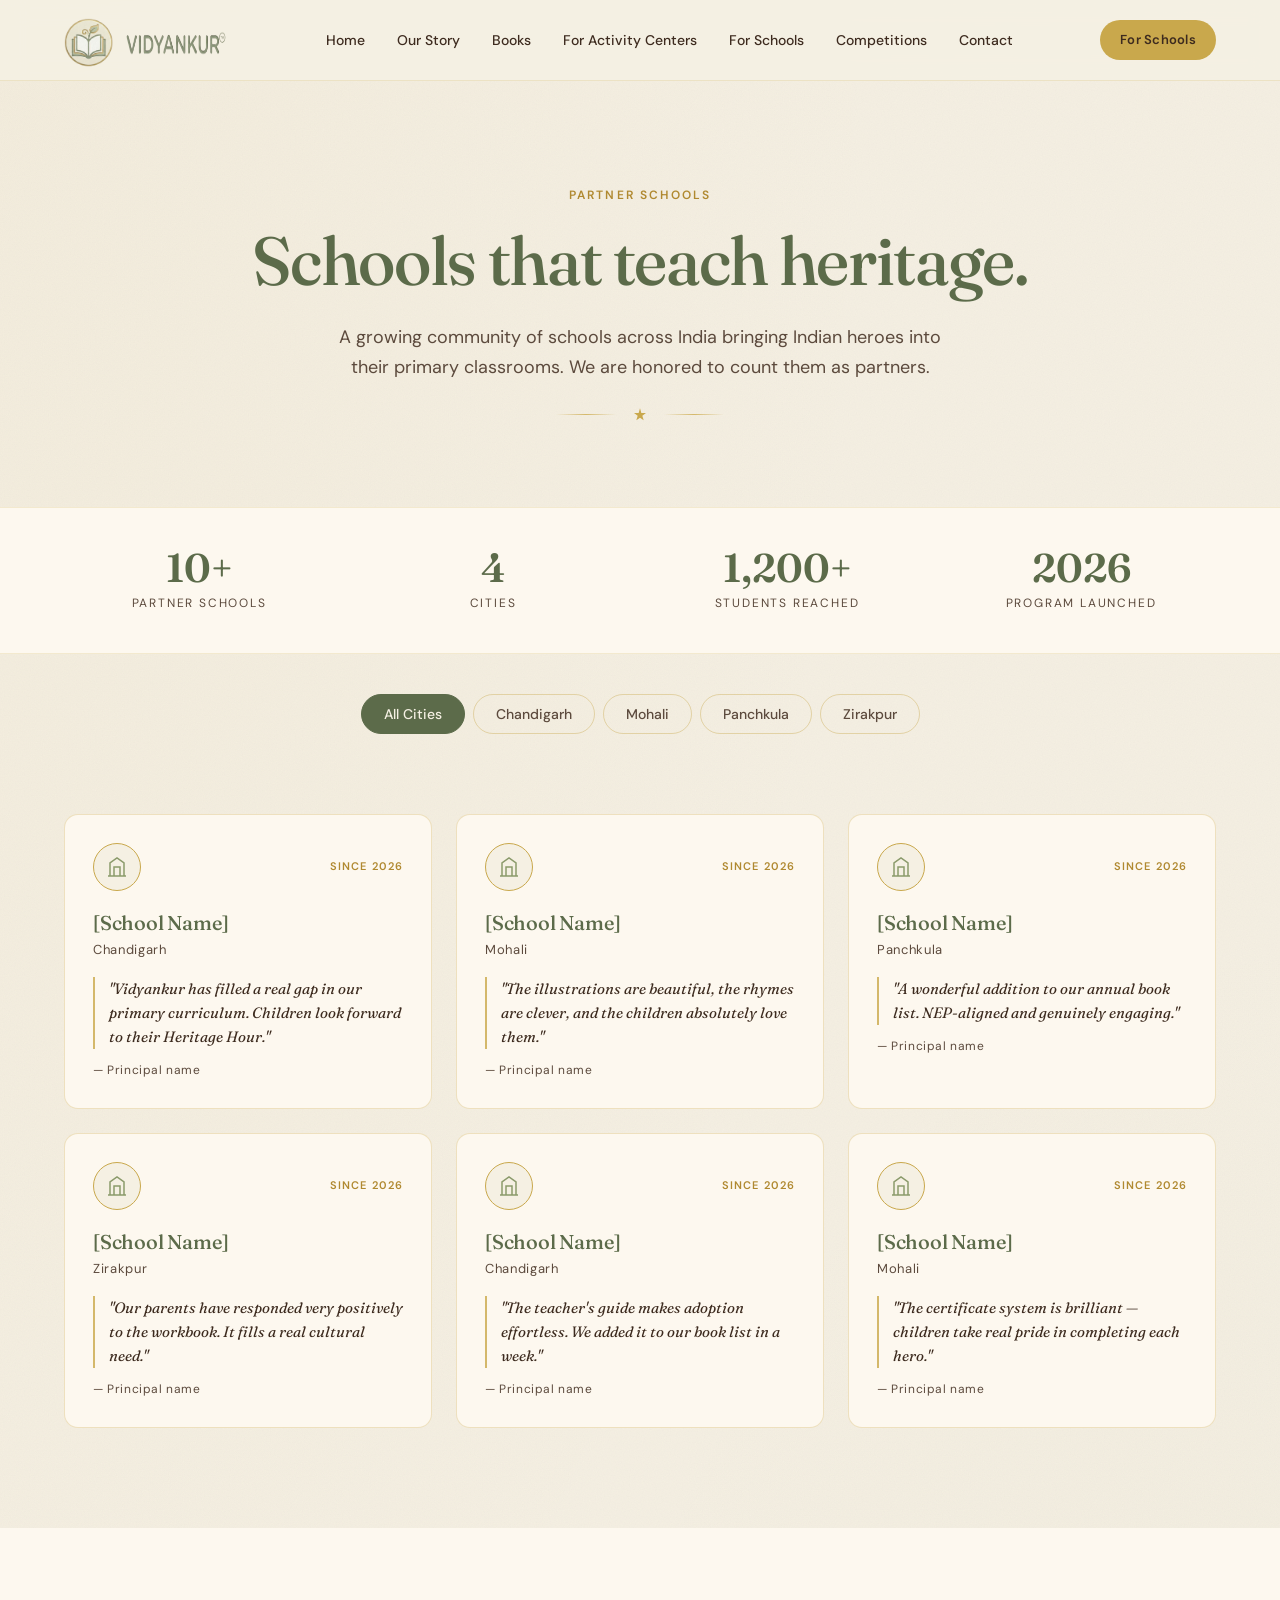
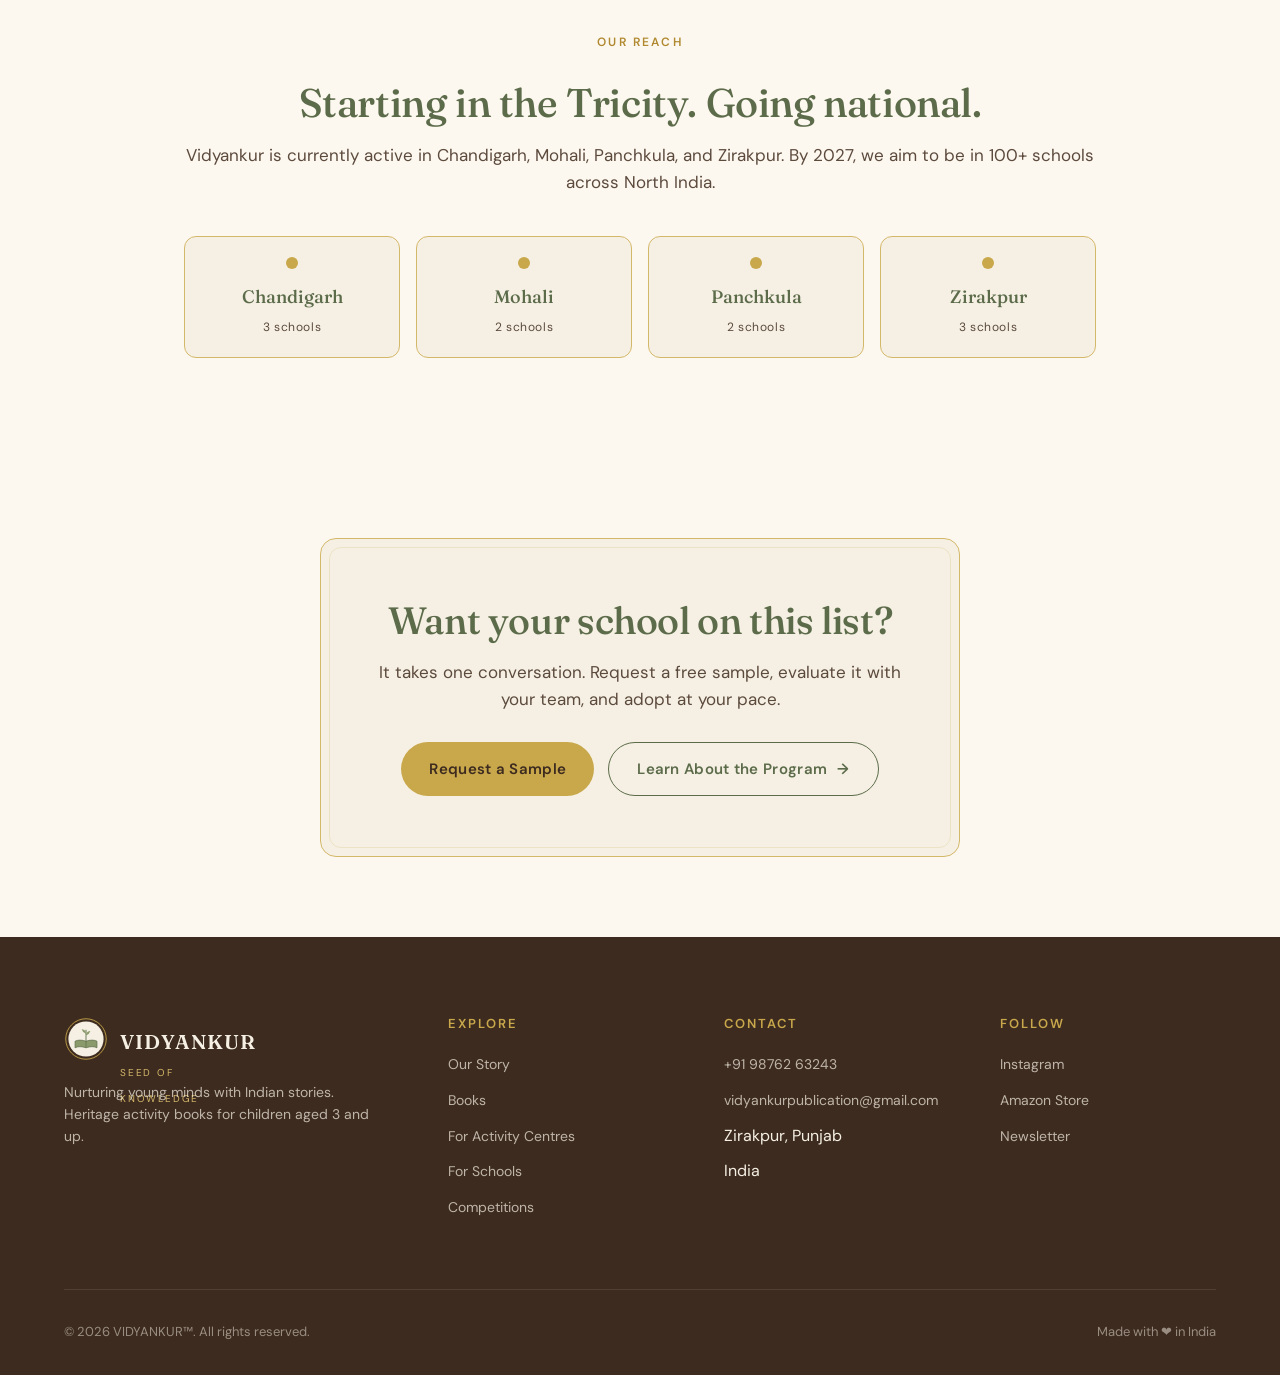
<file: partner-schools.html>
<!DOCTYPE html>
<html lang="en">
<head>
  <meta charset="UTF-8">
  <meta name="viewport" content="width=device-width, initial-scale=1.0">
  <title>Partner Schools — Vidyankur</title>
  <meta name="description" content="Schools across India that have adopted the Vidyankur heritage program for their primary classes.">
  <link rel="stylesheet" href="css/style.css">
  <link rel="stylesheet" href="css/pages.css">
  <link rel="icon" type="image/png" href="assets/icon.png">
</head>
<body>

  <nav class="nav">
    <div class="nav-inner">
      <span class="nav-logo-mark">
          <a href="index.html" class="nav-logo">
            <img src="assets/icon.png" alt="Vidyankur Icon" class="nav-logo-icon">
            <img src="assets/text.png" alt="Vidyankur Text" class="nav-logo-text">
        </span>
        <span class="nav-logo-mark">            
        </span>
      </a>
      <ul class="nav-links" id="navLinks">
        <li><a href="index.html">Home</a></li>
        <li><a href="our-story.html">Our Story</a></li>
        <li><a href="books.html">Books</a></li>
        <li><a href="activity-centers.html">For Activity Centers</a></li>
        <li><a href="schools.html">For Schools</a></li>
        <li><a href="competitions.html">Competitions</a></li>
        <li><a href="contact.html">Contact</a></li>
      </ul>
      <div class="nav-cta"><a href="schools.html" class="btn btn-primary">For Schools</a></div>
      <button class="nav-toggle" id="navToggle" aria-label="Open menu"><span></span><span></span><span></span></button>
    </div>
  </nav>

  <!-- ========== PAGE HEADER ========== -->
  <section class="page-header">
    <div class="container-narrow">
      <span class="eyebrow">Partner Schools</span>
      <h1>Schools that teach heritage.</h1>
      <p class="page-header-sub">
        A growing community of schools across India bringing Indian heroes into their primary classrooms. We are honored to count them as partners.
      </p>
      <div class="ornament" aria-hidden="true">
        <svg class="ornament-icon" viewBox="0 0 24 24"><path d="M12 2l2 7h7l-5.5 4 2 7-5.5-4-5.5 4 2-7L3 9h7z"/></svg>
      </div>
    </div>
  </section>

  <!-- ========== STATS BAR ========== -->
  <section class="stats-bar">
    <div class="container">
      <div class="stats-grid reveal">
        <div class="stats-item">
          <span class="stats-num">10+</span>
          <span class="stats-label">Partner Schools</span>
        </div>
        <div class="stats-item">
          <span class="stats-num">4</span>
          <span class="stats-label">Cities</span>
        </div>
        <div class="stats-item">
          <span class="stats-num">1,200+</span>
          <span class="stats-label">Students Reached</span>
        </div>
        <div class="stats-item">
          <span class="stats-num">2026</span>
          <span class="stats-label">Program Launched</span>
        </div>
      </div>
    </div>
  </section>

  <!-- ========== CITY FILTER ========== -->
  <section class="filter-section">
    <div class="container">
      <div class="filter-tabs reveal">
        <button class="filter-tab active" data-filter="all">All Cities</button>
        <button class="filter-tab" data-filter="chandigarh">Chandigarh</button>
        <button class="filter-tab" data-filter="mohali">Mohali</button>
        <button class="filter-tab" data-filter="panchkula">Panchkula</button>
        <button class="filter-tab" data-filter="zirakpur">Zirakpur</button>
      </div>
    </div>
  </section>

  <!-- ========== SCHOOLS GRID ========== -->
  <section class="schools-list-section">
    <div class="container">
      <div class="schools-list-grid">

        <!-- Placeholder school cards — update as you sign schools -->
        <article class="school-card" data-city="chandigarh">
          <div class="school-card-header">
            <div class="school-emblem">
              <svg viewBox="0 0 24 24" fill="none" stroke="currentColor" stroke-width="1.5">
                <path d="M3 21h18M5 21V8l7-5 7 5v13M9 21V12h6v9"/>
              </svg>
            </div>
            <div class="school-since">Since 2026</div>
          </div>
          <h3>[School Name]</h3>
          <p class="school-city">Chandigarh</p>
          <p class="school-quote">"Vidyankur has filled a real gap in our primary curriculum. Children look forward to their Heritage Hour."</p>
          <p class="school-quote-by">— Principal name</p>
        </article>

        <article class="school-card" data-city="mohali">
          <div class="school-card-header">
            <div class="school-emblem">
              <svg viewBox="0 0 24 24" fill="none" stroke="currentColor" stroke-width="1.5">
                <path d="M3 21h18M5 21V8l7-5 7 5v13M9 21V12h6v9"/>
              </svg>
            </div>
            <div class="school-since">Since 2026</div>
          </div>
          <h3>[School Name]</h3>
          <p class="school-city">Mohali</p>
          <p class="school-quote">"The illustrations are beautiful, the rhymes are clever, and the children absolutely love them."</p>
          <p class="school-quote-by">— Principal name</p>
        </article>

        <article class="school-card" data-city="panchkula">
          <div class="school-card-header">
            <div class="school-emblem">
              <svg viewBox="0 0 24 24" fill="none" stroke="currentColor" stroke-width="1.5">
                <path d="M3 21h18M5 21V8l7-5 7 5v13M9 21V12h6v9"/>
              </svg>
            </div>
            <div class="school-since">Since 2026</div>
          </div>
          <h3>[School Name]</h3>
          <p class="school-city">Panchkula</p>
          <p class="school-quote">"A wonderful addition to our annual book list. NEP-aligned and genuinely engaging."</p>
          <p class="school-quote-by">— Principal name</p>
        </article>

        <article class="school-card" data-city="zirakpur">
          <div class="school-card-header">
            <div class="school-emblem">
              <svg viewBox="0 0 24 24" fill="none" stroke="currentColor" stroke-width="1.5">
                <path d="M3 21h18M5 21V8l7-5 7 5v13M9 21V12h6v9"/>
              </svg>
            </div>
            <div class="school-since">Since 2026</div>
          </div>
          <h3>[School Name]</h3>
          <p class="school-city">Zirakpur</p>
          <p class="school-quote">"Our parents have responded very positively to the workbook. It fills a real cultural need."</p>
          <p class="school-quote-by">— Principal name</p>
        </article>

        <article class="school-card" data-city="chandigarh">
          <div class="school-card-header">
            <div class="school-emblem">
              <svg viewBox="0 0 24 24" fill="none" stroke="currentColor" stroke-width="1.5">
                <path d="M3 21h18M5 21V8l7-5 7 5v13M9 21V12h6v9"/>
              </svg>
            </div>
            <div class="school-since">Since 2026</div>
          </div>
          <h3>[School Name]</h3>
          <p class="school-city">Chandigarh</p>
          <p class="school-quote">"The teacher's guide makes adoption effortless. We added it to our book list in a week."</p>
          <p class="school-quote-by">— Principal name</p>
        </article>

        <article class="school-card" data-city="mohali">
          <div class="school-card-header">
            <div class="school-emblem">
              <svg viewBox="0 0 24 24" fill="none" stroke="currentColor" stroke-width="1.5">
                <path d="M3 21h18M5 21V8l7-5 7 5v13M9 21V12h6v9"/>
              </svg>
            </div>
            <div class="school-since">Since 2026</div>
          </div>
          <h3>[School Name]</h3>
          <p class="school-city">Mohali</p>
          <p class="school-quote">"The certificate system is brilliant — children take real pride in completing each hero."</p>
          <p class="school-quote-by">— Principal name</p>
        </article>

      </div>
    </div>
  </section>

  <!-- ========== MAP / REGION CALLOUT ========== -->
  <section class="section-ivory">
    <div class="container-narrow">
      <div class="region-block reveal">
        <span class="eyebrow">Our Reach</span>
        <h2>Starting in the Tricity. Going national.</h2>
        <p>Vidyankur is currently active in Chandigarh, Mohali, Panchkula, and Zirakpur. By 2027, we aim to be in 100+ schools across North India.</p>

        <div class="region-cities">
          <div class="region-city">
            <span class="region-dot"></span>
            <span class="region-city-name">Chandigarh</span>
            <span class="region-city-count">3 schools</span>
          </div>
          <div class="region-city">
            <span class="region-dot"></span>
            <span class="region-city-name">Mohali</span>
            <span class="region-city-count">2 schools</span>
          </div>
          <div class="region-city">
            <span class="region-dot"></span>
            <span class="region-city-name">Panchkula</span>
            <span class="region-city-count">2 schools</span>
          </div>
          <div class="region-city">
            <span class="region-dot"></span>
            <span class="region-city-name">Zirakpur</span>
            <span class="region-city-count">3 schools</span>
          </div>
        </div>
      </div>
    </div>
  </section>

  <!-- ========== CTA ========== -->
  <section class="cta-band">
    <div class="container">
      <div class="cta-band-inner reveal">
        <h2>Want your school on this list?</h2>
        <p>It takes one conversation. Request a free sample, evaluate it with your team, and adopt at your pace.</p>
        <div class="cta-band-actions">
          <a href="contact.html" class="btn btn-primary">Request a Sample</a>
          <a href="schools.html" class="btn btn-ghost btn-arrow">Learn About the Program</a>
        </div>
      </div>
    </div>
  </section>

  <!-- ========== FOOTER ========== -->
  <footer class="footer">
    <div class="container">
      <div class="footer-grid">
        <div class="footer-brand">
          <div class="nav-logo">
            <svg class="nav-logo-mark" viewBox="0 0 100 100" xmlns="http://www.w3.org/2000/svg">
              <circle cx="50" cy="50" r="46" fill="none" stroke="#C9A84C" stroke-width="2"/>
              <circle cx="50" cy="50" r="40" fill="#F5F0E3"/>
              <path d="M 25 55 Q 35 50, 50 55 Q 65 50, 75 55 L 75 70 Q 65 65, 50 70 Q 35 65, 25 70 Z" fill="#8B9A6B" stroke="#5C6B4A" stroke-width="1.5" stroke-linejoin="round"/>
              <line x1="50" y1="55" x2="50" y2="70" stroke="#5C6B4A" stroke-width="1.5"/>
              <path d="M 50 55 Q 50 42, 50 30" stroke="#5C6B4A" stroke-width="2" fill="none" stroke-linecap="round"/>
              <path d="M 50 38 Q 42 35, 40 28 Q 47 28, 50 35" fill="#8B9A6B"/>
              <path d="M 50 42 Q 58 39, 60 32 Q 53 32, 50 39" fill="#8B9A6B"/>
            </svg>
            <span class="nav-logo-text">
              <span class="nav-logo-name">VIDYANKUR</span>
              <span class="nav-logo-tag">Seed of Knowledge</span>
            </span>
          </div>
          <p>Nurturing young minds with Indian stories. Heritage activity books for children aged 3 and up.</p>
        </div>
        <div class="footer-col">
          <h4>Explore</h4>
          <ul>
            <li><a href="our-story.html">Our Story</a></li>
            <li><a href="books.html">Books</a></li>
            <li><a href="activity-centres.html">For Activity Centres</a></li>
            <li><a href="schools.html">For Schools</a></li>
            <li><a href="competitions.html">Competitions</a></li>
          </ul>
        </div>
        <div class="footer-col">
          <h4>Contact</h4>
          <ul>
            <li><a href="tel:+919876263243">+91 98762 63243</a></li>
            <li><a href="mailto:vidyankurpublication@gmail.com">vidyankur&shy;publication@gmail.com</a></li>
            <li>Zirakpur, Punjab</li>
            <li>India</li>
          </ul>
        </div>
        <div class="footer-col">
          <h4>Follow</h4>
          <ul>
            <li><a href="https://instagram.com/_vidyankur" target="_blank" rel="noopener">Instagram</a></li>
            <li><a href="#">Amazon Store</a></li>
            <li><a href="contact.html">Newsletter</a></li>
          </ul>
        </div>
      </div>
      <div class="footer-bottom">
        <span>© 2026 VIDYANKUR™. All rights reserved.</span>
        <span>Made with ❤ in India</span>
      </div>
    </div>
  </footer>

  <script src="js/main.js"></script>
  <script src="js/filter.js"></script>
</body>
</html>
</file>
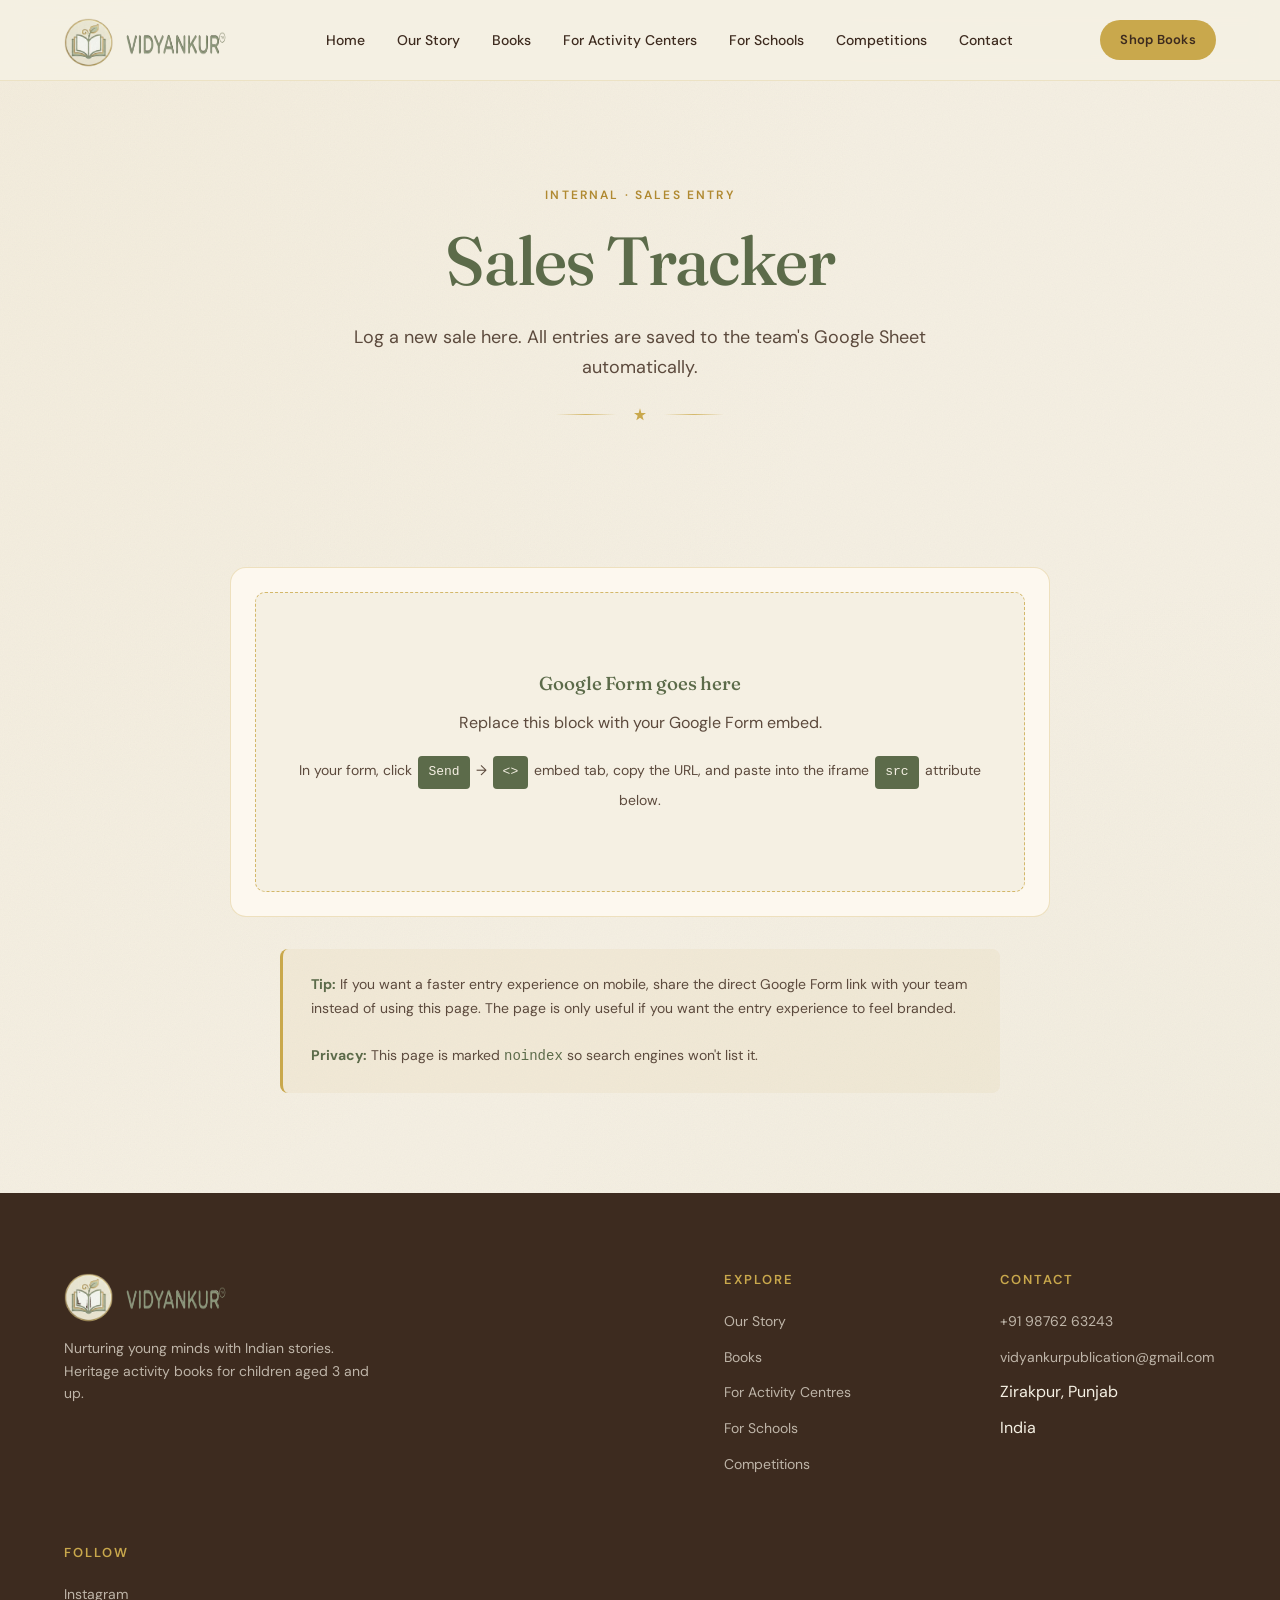
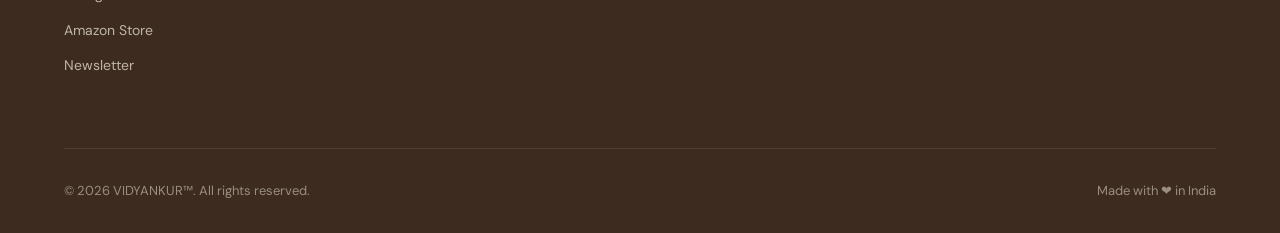
<file: sales-tracker.html>
<!DOCTYPE html>
<html lang="en">
<head>
  <meta charset="UTF-8">
  <meta name="viewport" content="width=device-width, initial-scale=1.0">
  <title>Sales Tracker — Vidyankur (Internal)</title>
  <meta name="description" content="Internal sales entry form for the Vidyankur team.">
  <meta name="robots" content="noindex, nofollow">
  <link rel="stylesheet" href="css/style.css">
  <link rel="stylesheet" href="css/pages.css">
  <link rel="icon" type="image/png" href="assets/icon.png">
  <style>
    /* Page-only styling */
    .tracker-wrap { padding: 60px 0 100px; }
    .tracker-intro {
      max-width: 720px;
      margin: 0 auto 32px;
      text-align: center;
    }
    .tracker-shell {
      max-width: 820px;
      margin: 0 auto;
      background: var(--ivory);
      border: 1px solid rgba(201, 168, 76, 0.3);
      border-radius: 16px;
      padding: 24px;
    }
    .tracker-shell iframe {
      width: 100%;
      min-height: 1400px;
      border: 0;
      border-radius: 10px;
      background: var(--cream);
    }
    .tracker-placeholder {
      padding: 80px 24px;
      text-align: center;
      background: var(--cream);
      border: 1.5px dashed var(--gold-soft);
      border-radius: 10px;
    }
    .tracker-placeholder code {
      display: inline-block;
      background: var(--olive);
      color: var(--cream);
      padding: 6px 10px;
      border-radius: 4px;
      font-size: 13px;
      margin: 0 2px;
    }
    .tracker-note {
      max-width: 720px;
      margin: 32px auto 0;
      padding: 24px 28px;
      background: rgba(201, 168, 76, 0.08);
      border-left: 3px solid var(--gold);
      border-radius: 8px;
      font-size: 14px;
      color: var(--ink-soft);
      line-height: 1.7;
    }
    .tracker-note strong { color: var(--olive); }
  </style>
</head>
<body>

  <nav class="nav">
    <div class="nav-inner">
      <span class="nav-logo-mark">
          <a href="index.html" class="nav-logo">
            <img src="assets/icon.png" alt="Vidyankur Icon" class="nav-logo-icon">
            <img src="assets/text.png" alt="Vidyankur Text" class="nav-logo-text">
        </span>
        <span class="nav-logo-mark">            
        </span>
      </a>
      <ul class="nav-links" id="navLinks">
        <li><a href="index.html">Home</a></li>
        <li><a href="our-story.html">Our Story</a></li>
        <li><a href="books.html">Books</a></li>
        <li><a href="activity-centers.html">For Activity Centers</a></li>
        <li><a href="schools.html">For Schools</a></li>
        <li><a href="competitions.html">Competitions</a></li>
        <li><a href="contact.html">Contact</a></li>
      </ul>
      <div class="nav-cta"><a href="books.html" class="btn btn-primary">Shop Books</a></div>
      <button class="nav-toggle" id="navToggle" aria-label="Open menu"><span></span><span></span><span></span></button>
    </div>
  </nav>

  <!-- ========== PAGE HEADER ========== -->
  <section class="page-header">
    <div class="container-narrow">
      <span class="eyebrow">Internal · Sales Entry</span>
      <h1>Sales Tracker</h1>
      <p class="page-header-sub">
        Log a new sale here. All entries are saved to the team's Google Sheet automatically.
      </p>
      <div class="ornament" aria-hidden="true">
        <svg class="ornament-icon" viewBox="0 0 24 24"><path d="M12 2l2 7h7l-5.5 4 2 7-5.5-4-5.5 4 2-7L3 9h7z"/></svg>
      </div>
    </div>
  </section>

  <!-- ========== TRACKER FORM ========== -->
  <section class="tracker-wrap">
    <div class="container">

      <div class="tracker-shell">
        <!--
          ⚠️ TO EMBED YOUR GOOGLE FORM:
          1. Open your Google Form
          2. Click "Send" → choose the <> (Embed HTML) tab
          3. Copy the src URL (looks like https://docs.google.com/forms/d/e/.../viewform?embedded=true)
          4. Paste it into the iframe src below
          5. Delete the .tracker-placeholder div below
        -->

        <div class="tracker-placeholder">
          <h3 style="margin-bottom: 16px;">Google Form goes here</h3>
          <p style="margin-bottom: 20px;">Replace this block with your Google Form embed.</p>
          <p style="font-size: 14px;">
            In your form, click <code>Send</code> → <code>&lt;&gt;</code> embed tab, copy the URL, and paste into the iframe <code>src</code> attribute below.
          </p>
        </div>

        <!-- Uncomment and update the URL when ready: -->
        <!--
        <iframe
          src="https://docs.google.com/forms/d/e/YOUR_FORM_ID/viewform?embedded=true"
          title="Sales Tracker Form"
          loading="lazy">
          Loading…
        </iframe>
        -->

      </div>

      <div class="tracker-note">
        <strong>Tip:</strong> If you want a faster entry experience on mobile, share the direct Google Form link with your team instead of using this page. The page is only useful if you want the entry experience to feel branded.
        <br><br>
        <strong>Privacy:</strong> This page is marked <code style="background:transparent; color:var(--olive); padding:0;">noindex</code> so search engines won't list it.
      </div>

    </div>
  </section>

  <!-- ========== FOOTER ========== -->
  <footer class="footer">
    <div class="container">
      <div class="footer-grid">
        <div class="footer-brand">
          <div class="nav-logo">
            <span class="nav-logo-mark">
          <a href="index.html" class="nav-logo">
            <img src="assets/icon.png" alt="Vidyankur Icon" class="nav-logo-icon">
            <img src="assets/text.png" alt="Vidyankur Text" class="nav-logo-text">
        </span>
          </div>
          <p>Nurturing young minds with Indian stories. Heritage activity books for children aged 3 and up.</p>
        </div>
        <div class="footer-col">
          <h4>Explore</h4>
          <ul>
            <li><a href="our-story.html">Our Story</a></li>
            <li><a href="books.html">Books</a></li>
            <li><a href="activity-centres.html">For Activity Centres</a></li>
            <li><a href="schools.html">For Schools</a></li>
            <li><a href="competitions.html">Competitions</a></li>
          </ul>
        </div>
        <div class="footer-col">
          <h4>Contact</h4>
          <ul>
            <li><a href="tel:+919876263243">+91 98762 63243</a></li>
            <li><a href="mailto:vidyankurpublication@gmail.com">vidyankur&shy;publication@gmail.com</a></li>
            <li>Zirakpur, Punjab</li>
            <li>India</li>
          </ul>
        </div>
        <div class="footer-col">
          <h4>Follow</h4>
          <ul>
            <li><a href="https://instagram.com/_vidyankur" target="_blank" rel="noopener">Instagram</a></li>
            <li><a href="#">Amazon Store</a></li>
            <li><a href="contact.html">Newsletter</a></li>
          </ul>
        </div>
      </div>
      <div class="footer-bottom">
        <span>© 2026 VIDYANKUR™. All rights reserved.</span>
        <span>Made with ❤ in India</span>
      </div>
    </div>
  </footer>

  <script src="js/main.js"></script>
</body>
</html>
</file>
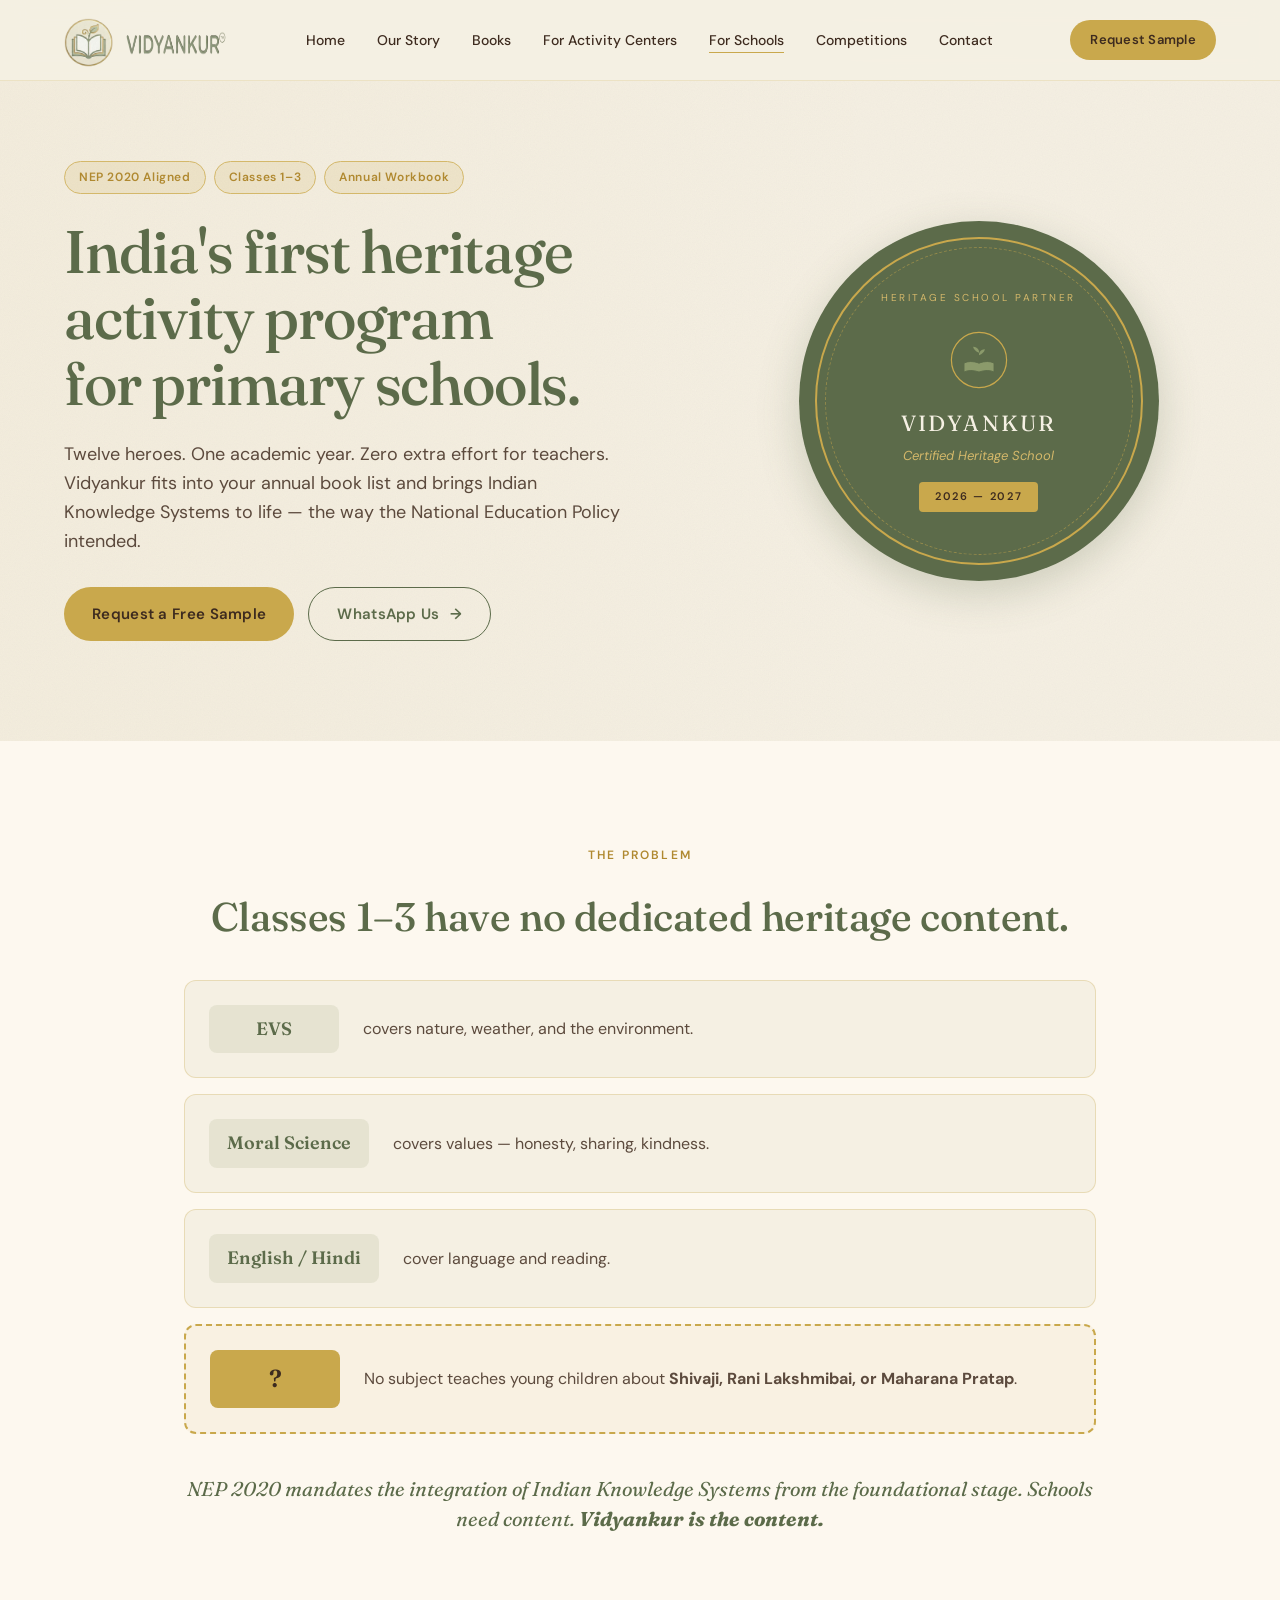
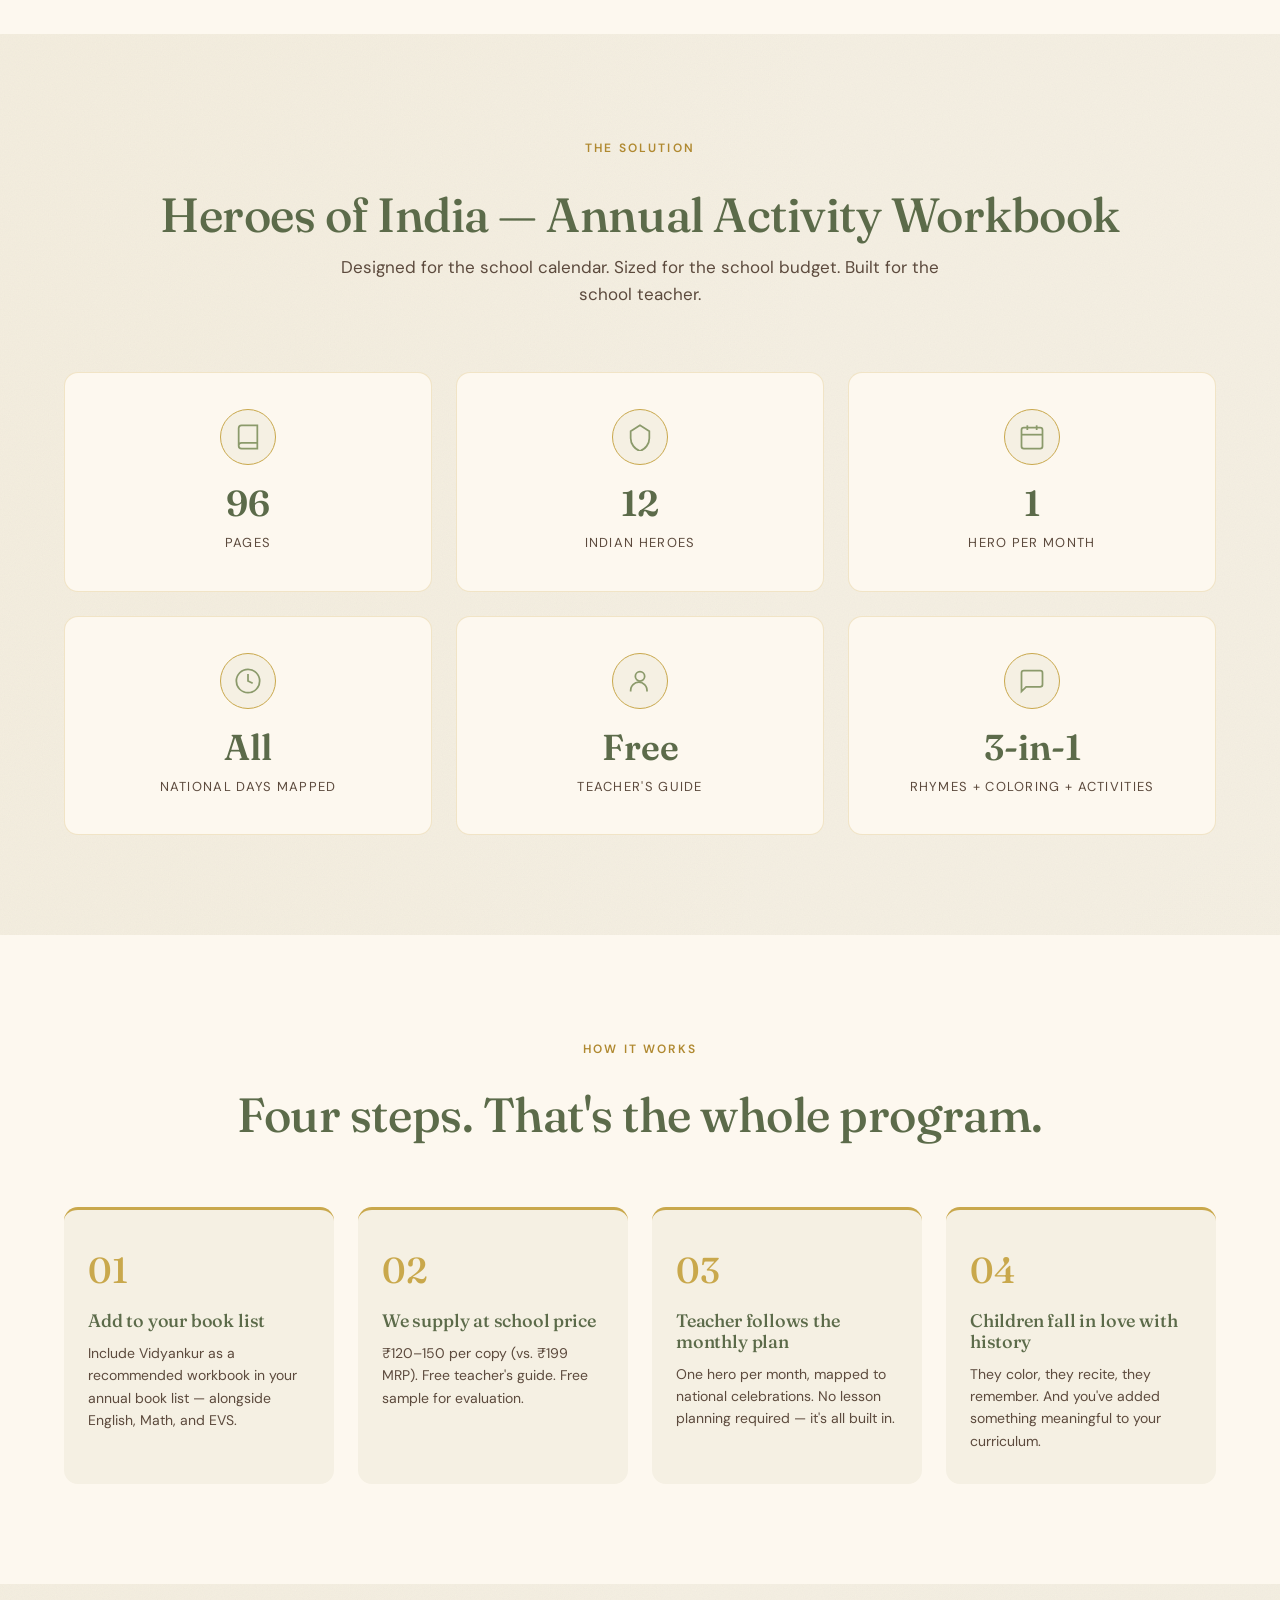
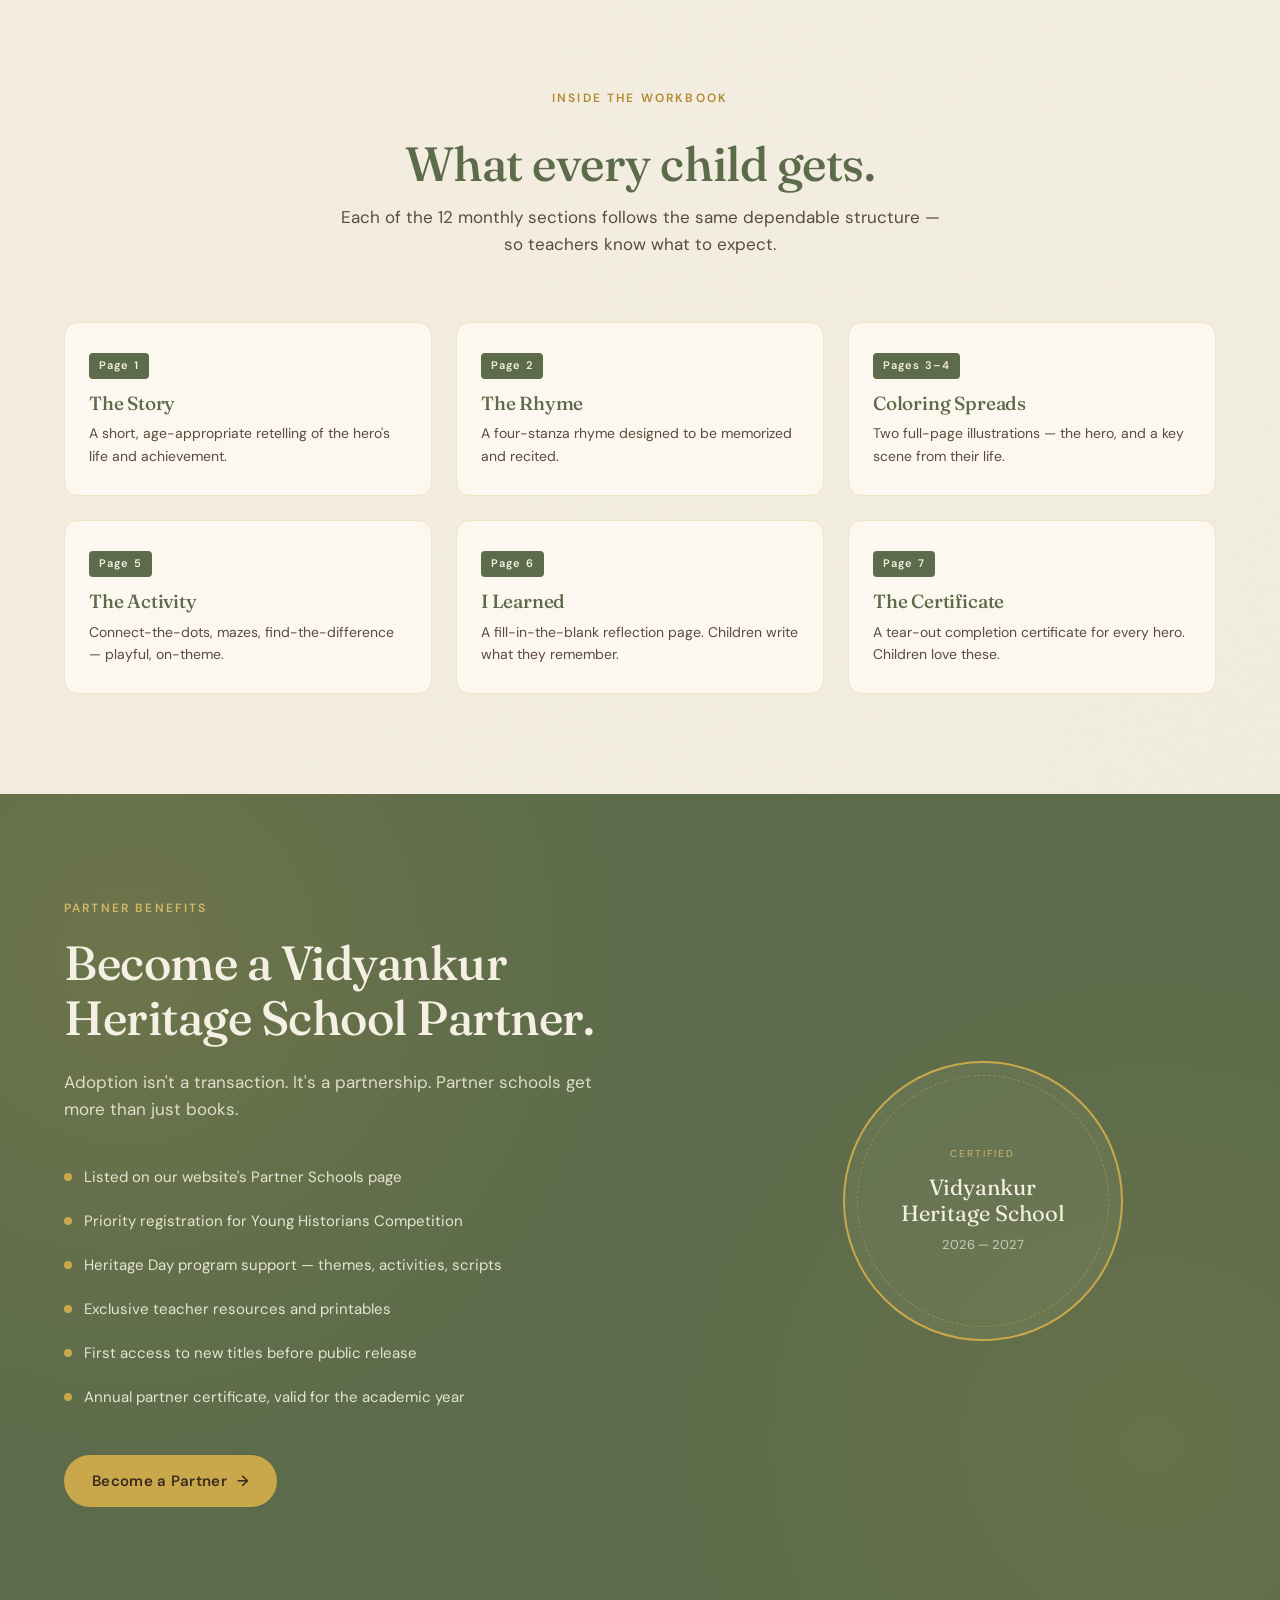
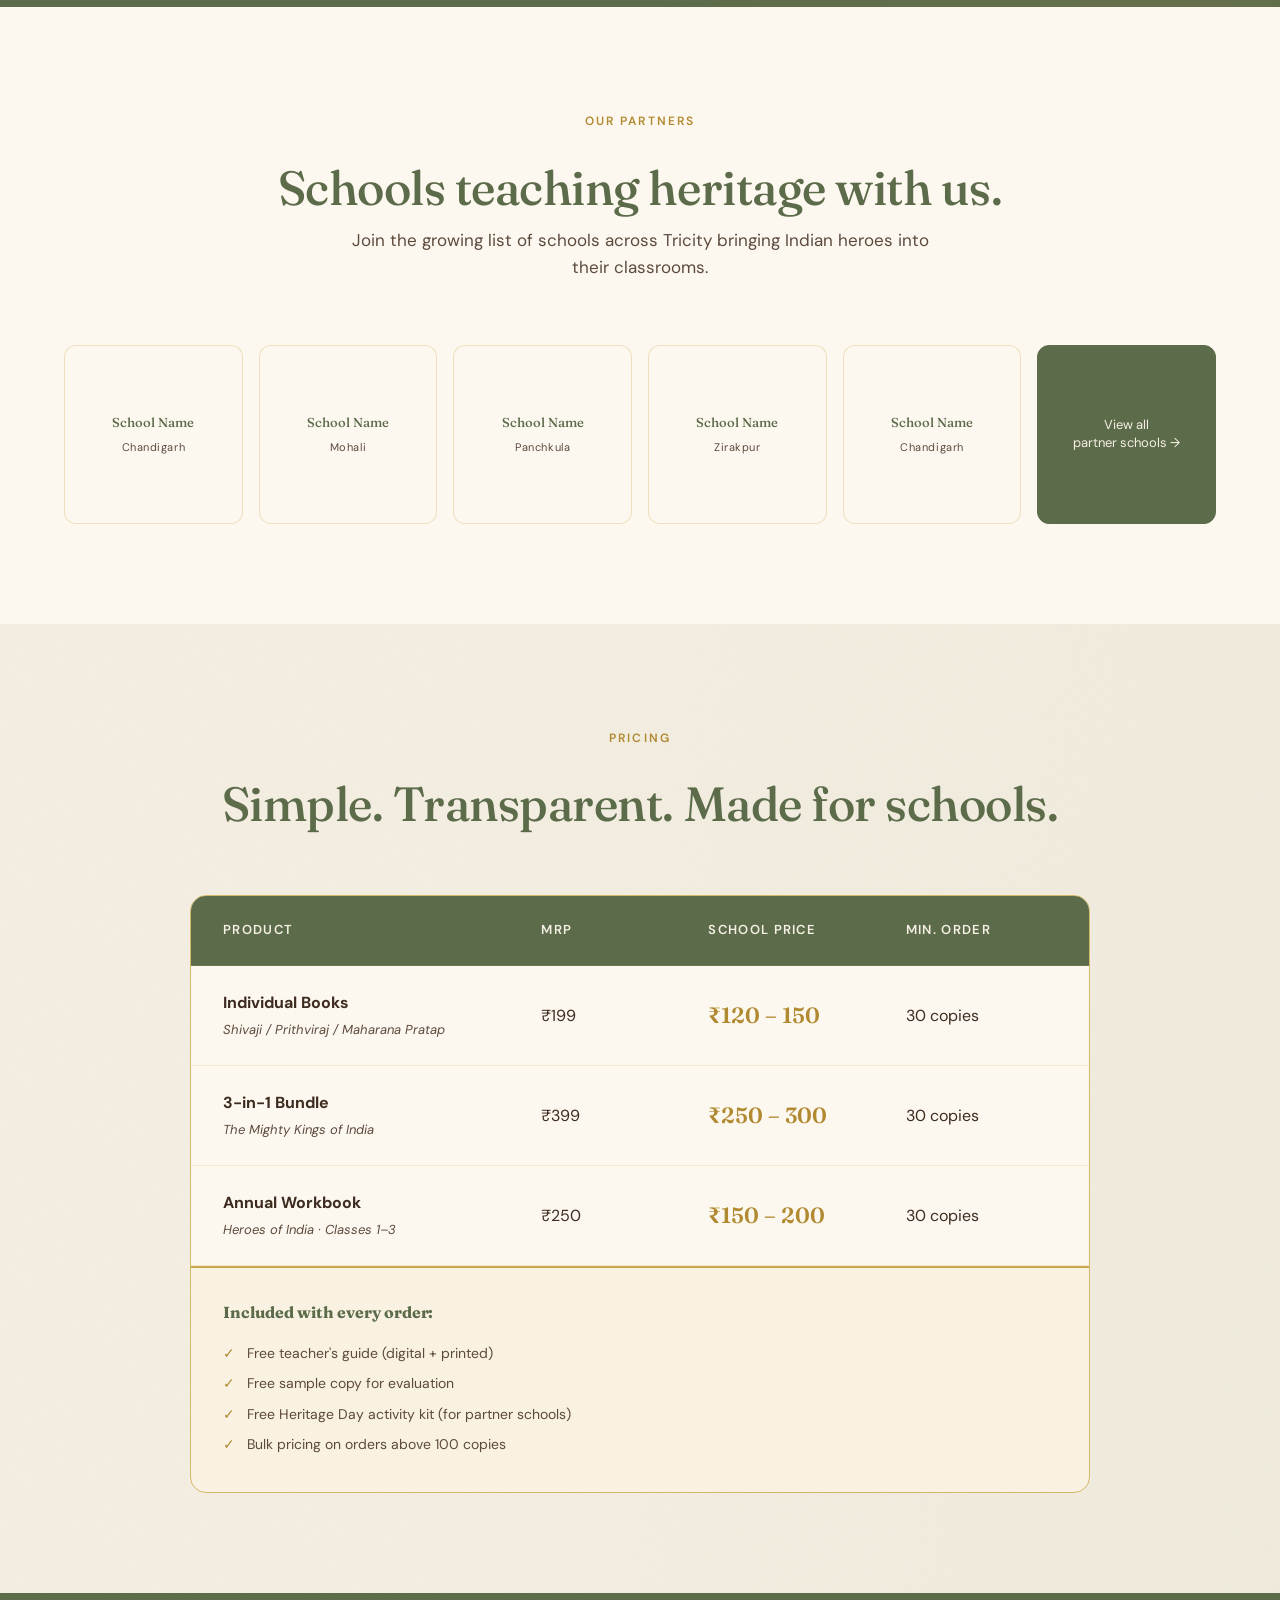
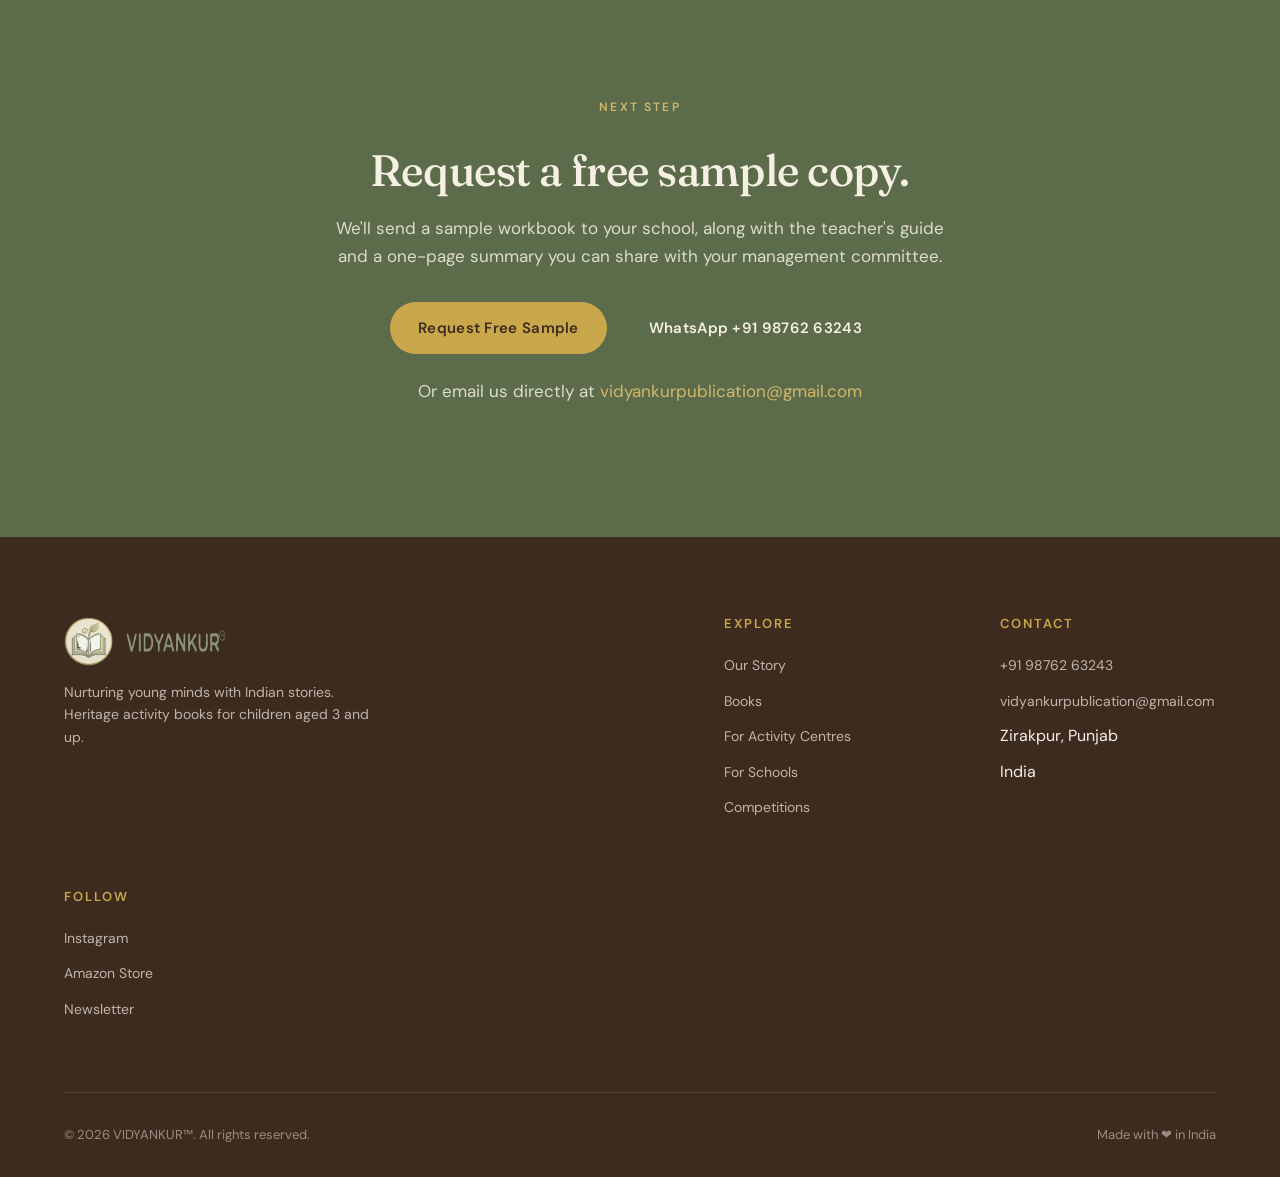
<file: schools-afterlaunch page.html>
<!DOCTYPE html>
<html lang="en">
<head>
  <meta charset="UTF-8">
  <meta name="viewport" content="width=device-width, initial-scale=1.0">
  <title>For Schools — Vidyankur Heritage Program</title>
  <meta name="description" content="The first Indian heritage activity workbook for primary schools. NEP 2020 aligned. Ready to adopt. Zero effort for teachers.">
  <link rel="stylesheet" href="css/style.css">
  <link rel="stylesheet" href="css/pages.css">
  <link rel="icon" type="image/png" href="assets/icon.png">
</head>
<body>

  <nav class="nav">
    <div class="nav-inner">
      <span class="nav-logo-mark">
          <a href="index.html" class="nav-logo">
            <img src="assets/icon.png" alt="Vidyankur Icon" class="nav-logo-icon">
            <img src="assets/text.png" alt="Vidyankur Text" class="nav-logo-text">
        </span>
        <span class="nav-logo-mark">            
        </span>
      </a>
      <ul class="nav-links" id="navLinks">
        <li><a href="index.html">Home</a></li>
        <li><a href="our-story.html">Our Story</a></li>
        <li><a href="books.html">Books</a></li>
        <li><a href="activity-centers.html">For Activity Centers</a></li>
        <li><a href="schools.html" class="active">For Schools</a></li>
        <li><a href="competitions.html">Competitions</a></li>
        <li><a href="contact.html">Contact</a></li>
      </ul>
      <div class="nav-cta"><a href="#sample" class="btn btn-primary">Request Sample</a></div>
      <button class="nav-toggle" id="navToggle" aria-label="Open menu"><span></span><span></span><span></span></button>
    </div>
  </nav>

  <!-- ========== HERO ========== -->
  <section class="schools-hero">
    <div class="container">
      <div class="schools-hero-grid">
        <div class="schools-hero-content">
          <div class="schools-badges">
            <span class="badge-pill">NEP 2020 Aligned</span>
            <span class="badge-pill">Classes 1–3</span>
            <span class="badge-pill">Annual Workbook</span>
          </div>
          <h1 class="schools-hero-headline">
            India's first heritage<br>activity program<br>for primary schools.
          </h1>
          <p class="schools-hero-sub">
            Twelve heroes. One academic year. Zero extra effort for teachers. Vidyankur fits into your annual book list and brings Indian Knowledge Systems to life — the way the National Education Policy intended.
          </p>
          <div class="schools-hero-ctas">
            <a href="#sample" class="btn btn-primary">Request a Free Sample</a>
            <a href="https://wa.me/919876263243" class="btn btn-ghost btn-arrow">WhatsApp Us</a>
          </div>
        </div>
        <div class="schools-hero-visual">
          <div class="cert-large">
            <div class="cert-inner">
              <span class="cert-eyebrow">Heritage School Partner</span>
              <svg width="60" height="60" viewBox="0 0 100 100" style="margin:16px 0;">
                <circle cx="50" cy="50" r="46" fill="none" stroke="#C9A84C" stroke-width="2"/>
                <path d="M 25 55 Q 35 50, 50 55 Q 65 50, 75 55 L 75 70 Q 65 65, 50 70 Q 35 65, 25 70 Z" fill="#8B9A6B" stroke="#5C6B4A" stroke-width="1.5" stroke-linejoin="round"/>
                <path d="M 50 55 Q 50 42, 50 30" stroke="#5C6B4A" stroke-width="2" fill="none" stroke-linecap="round"/>
                <path d="M 50 38 Q 42 35, 40 28 Q 47 28, 50 35" fill="#8B9A6B"/>
                <path d="M 50 42 Q 58 39, 60 32 Q 53 32, 50 39" fill="#8B9A6B"/>
              </svg>
              <span class="cert-title-big">VIDYANKUR</span>
              <span class="cert-subtitle">Certified Heritage School</span>
              <div class="cert-ribbon">
                <span>2026 — 2027</span>
              </div>
            </div>
          </div>
        </div>
      </div>
    </div>
  </section>

  <!-- ========== THE PROBLEM ========== -->
  <section class="section-ivory">
    <div class="container-narrow">
      <div class="problem-block reveal">
        <span class="eyebrow">The Problem</span>
        <h2>Classes 1–3 have no dedicated heritage content.</h2>
        <div class="problem-points">
          <div class="problem-point">
            <span class="problem-num">EVS</span>
            <p>covers nature, weather, and the environment.</p>
          </div>
          <div class="problem-point">
            <span class="problem-num">Moral Science</span>
            <p>covers values — honesty, sharing, kindness.</p>
          </div>
          <div class="problem-point">
            <span class="problem-num">English / Hindi</span>
            <p>cover language and reading.</p>
          </div>
          <div class="problem-point problem-point-gap">
            <span class="problem-num problem-num-gap">?</span>
            <p>No subject teaches young children about <strong>Shivaji, Rani Lakshmibai, or Maharana Pratap</strong>.</p>
          </div>
        </div>
        <p class="problem-conclusion">
          NEP 2020 mandates the integration of Indian Knowledge Systems from the foundational stage. Schools need content. <strong>Vidyankur is the content.</strong>
        </p>
      </div>
    </div>
  </section>

  <!-- ========== THE SOLUTION ========== -->
  <section class="solution-section">
    <div class="container">
      <div class="section-header reveal">
        <span class="eyebrow">The Solution</span>
        <h2>Heroes of India — Annual Activity Workbook</h2>
        <p>Designed for the school calendar. Sized for the school budget. Built for the school teacher.</p>
      </div>

      <div class="solution-grid reveal">
        <div class="solution-card">
          <div class="solution-icon"><svg viewBox="0 0 24 24" fill="none" stroke="currentColor" stroke-width="1.5"><path d="M4 19.5A2.5 2.5 0 0 1 6.5 17H20M6.5 2H20v20H6.5A2.5 2.5 0 0 1 4 19.5v-15A2.5 2.5 0 0 1 6.5 2z"/></svg></div>
          <span class="solution-num">96</span>
          <span class="solution-label">Pages</span>
        </div>
        <div class="solution-card">
          <div class="solution-icon"><svg viewBox="0 0 24 24" fill="none" stroke="currentColor" stroke-width="1.5"><path d="M12 2L4 7v6c0 5 3.5 9.5 8 11 4.5-1.5 8-6 8-11V7l-8-5z"/></svg></div>
          <span class="solution-num">12</span>
          <span class="solution-label">Indian Heroes</span>
        </div>
        <div class="solution-card">
          <div class="solution-icon"><svg viewBox="0 0 24 24" fill="none" stroke="currentColor" stroke-width="1.5"><rect x="3" y="4" width="18" height="18" rx="2"/><line x1="16" y1="2" x2="16" y2="6"/><line x1="8" y1="2" x2="8" y2="6"/><line x1="3" y1="10" x2="21" y2="10"/></svg></div>
          <span class="solution-num">1</span>
          <span class="solution-label">Hero Per Month</span>
        </div>
        <div class="solution-card">
          <div class="solution-icon"><svg viewBox="0 0 24 24" fill="none" stroke="currentColor" stroke-width="1.5"><circle cx="12" cy="12" r="10"/><path d="M12 6v6l4 2"/></svg></div>
          <span class="solution-num">All</span>
          <span class="solution-label">National Days Mapped</span>
        </div>
        <div class="solution-card">
          <div class="solution-icon"><svg viewBox="0 0 24 24" fill="none" stroke="currentColor" stroke-width="1.5"><circle cx="12" cy="8" r="4"/><path d="M4 21v-1a7 7 0 0 1 14 0v1"/></svg></div>
          <span class="solution-num">Free</span>
          <span class="solution-label">Teacher's Guide</span>
        </div>
        <div class="solution-card">
          <div class="solution-icon"><svg viewBox="0 0 24 24" fill="none" stroke="currentColor" stroke-width="1.5"><path d="M21 15a2 2 0 0 1-2 2H7l-4 4V5a2 2 0 0 1 2-2h14a2 2 0 0 1 2 2z"/></svg></div>
          <span class="solution-num">3-in-1</span>
          <span class="solution-label">Rhymes + Coloring + Activities</span>
        </div>
      </div>
    </div>
  </section>

  <!-- ========== HOW IT WORKS ========== -->
  <section class="section-ivory">
    <div class="container">
      <div class="section-header reveal">
        <span class="eyebrow">How It Works</span>
        <h2>Four steps. That's the whole program.</h2>
      </div>

      <div class="steps-grid reveal">
        <div class="step-card">
          <span class="step-num">01</span>
          <h3>Add to your book list</h3>
          <p>Include Vidyankur as a recommended workbook in your annual book list — alongside English, Math, and EVS.</p>
        </div>
        <div class="step-card">
          <span class="step-num">02</span>
          <h3>We supply at school price</h3>
          <p>₹120–150 per copy (vs. ₹199 MRP). Free teacher's guide. Free sample for evaluation.</p>
        </div>
        <div class="step-card">
          <span class="step-num">03</span>
          <h3>Teacher follows the monthly plan</h3>
          <p>One hero per month, mapped to national celebrations. No lesson planning required — it's all built in.</p>
        </div>
        <div class="step-card">
          <span class="step-num">04</span>
          <h3>Children fall in love with history</h3>
          <p>They color, they recite, they remember. And you've added something meaningful to your curriculum.</p>
        </div>
      </div>
    </div>
  </section>

  <!-- ========== WHAT'S INSIDE ========== -->
  <section>
    <div class="container">
      <div class="section-header reveal">
        <span class="eyebrow">Inside the Workbook</span>
        <h2>What every child gets.</h2>
        <p>Each of the 12 monthly sections follows the same dependable structure — so teachers know what to expect.</p>
      </div>

      <div class="inside-grid reveal">
        <div class="inside-card">
          <div class="inside-tag">Page 1</div>
          <h3>The Story</h3>
          <p>A short, age-appropriate retelling of the hero's life and achievement.</p>
        </div>
        <div class="inside-card">
          <div class="inside-tag">Page 2</div>
          <h3>The Rhyme</h3>
          <p>A four-stanza rhyme designed to be memorized and recited.</p>
        </div>
        <div class="inside-card">
          <div class="inside-tag">Pages 3–4</div>
          <h3>Coloring Spreads</h3>
          <p>Two full-page illustrations — the hero, and a key scene from their life.</p>
        </div>
        <div class="inside-card">
          <div class="inside-tag">Page 5</div>
          <h3>The Activity</h3>
          <p>Connect-the-dots, mazes, find-the-difference — playful, on-theme.</p>
        </div>
        <div class="inside-card">
          <div class="inside-tag">Page 6</div>
          <h3>I Learned</h3>
          <p>A fill-in-the-blank reflection page. Children write what they remember.</p>
        </div>
        <div class="inside-card">
          <div class="inside-tag">Page 7</div>
          <h3>The Certificate</h3>
          <p>A tear-out completion certificate for every hero. Children love these.</p>
        </div>
      </div>
    </div>
  </section>

  <!-- ========== PARTNER BADGE ========== -->
  <section class="schools-teaser">
    <div class="container">
      <div class="schools-grid">
        <div class="reveal">
          <span class="eyebrow">Partner Benefits</span>
          <h2>Become a Vidyankur<br>Heritage School Partner.</h2>
          <p>Adoption isn't a transaction. It's a partnership. Partner schools get more than just books.</p>
          <ul class="school-bullets">
            <li>Listed on our website's Partner Schools page</li>
            <li>Priority registration for Young Historians Competition</li>
            <li>Heritage Day program support — themes, activities, scripts</li>
            <li>Exclusive teacher resources and printables</li>
            <li>First access to new titles before public release</li>
            <li>Annual partner certificate, valid for the academic year</li>
          </ul>
          <a href="#sample" class="btn btn-primary btn-arrow">Become a Partner</a>
        </div>
        <div class="schools-visual reveal">
          <div class="schools-cert">
            <span class="schools-cert-eyebrow">Certified</span>
            <span class="schools-cert-title">Vidyankur<br>Heritage School</span>
            <span class="schools-cert-sub">2026 — 2027</span>
          </div>
        </div>
      </div>
    </div>
  </section>

  <!-- ========== SCHOOLS USING US ========== -->
  <section class="section-ivory">
    <div class="container">
      <div class="section-header reveal">
        <span class="eyebrow">Our Partners</span>
        <h2>Schools teaching heritage with us.</h2>
        <p>Join the growing list of schools across Tricity bringing Indian heroes into their classrooms.</p>
      </div>

      <div class="partner-grid reveal">
        <div class="partner-logo">
          <div class="partner-logo-inner">School Name</div>
          <span class="partner-city">Chandigarh</span>
        </div>
        <div class="partner-logo">
          <div class="partner-logo-inner">School Name</div>
          <span class="partner-city">Mohali</span>
        </div>
        <div class="partner-logo">
          <div class="partner-logo-inner">School Name</div>
          <span class="partner-city">Panchkula</span>
        </div>
        <div class="partner-logo">
          <div class="partner-logo-inner">School Name</div>
          <span class="partner-city">Zirakpur</span>
        </div>
        <div class="partner-logo">
          <div class="partner-logo-inner">School Name</div>
          <span class="partner-city">Chandigarh</span>
        </div>
        <div class="partner-logo partner-logo-cta">
          <a href="partner-schools.html">View all<br>partner schools →</a>
        </div>
      </div>
    </div>
  </section>

  <!-- ========== PRICING ========== -->
  <section>
    <div class="container">
      <div class="section-header reveal">
        <span class="eyebrow">Pricing</span>
        <h2>Simple. Transparent. Made for schools.</h2>
      </div>

      <div class="pricing-table reveal">
        <div class="pricing-row pricing-row-header">
          <div>Product</div>
          <div>MRP</div>
          <div>School Price</div>
          <div>Min. Order</div>
        </div>
        <div class="pricing-row">
          <div><strong>Individual Books</strong><br><span class="pricing-sub">Shivaji / Prithviraj / Maharana Pratap</span></div>
          <div>₹199</div>
          <div class="pricing-highlight">₹120 – 150</div>
          <div>30 copies</div>
        </div>
        <div class="pricing-row">
          <div><strong>3-in-1 Bundle</strong><br><span class="pricing-sub">The Mighty Kings of India</span></div>
          <div>₹399</div>
          <div class="pricing-highlight">₹250 – 300</div>
          <div>30 copies</div>
        </div>
        <div class="pricing-row">
          <div><strong>Annual Workbook</strong><br><span class="pricing-sub">Heroes of India · Classes 1–3</span></div>
          <div>₹250</div>
          <div class="pricing-highlight">₹150 – 200</div>
          <div>30 copies</div>
        </div>
        <div class="pricing-includes">
          <strong>Included with every order:</strong>
          <ul>
            <li>Free teacher's guide (digital + printed)</li>
            <li>Free sample copy for evaluation</li>
            <li>Free Heritage Day activity kit (for partner schools)</li>
            <li>Bulk pricing on orders above 100 copies</li>
          </ul>
        </div>
      </div>
    </div>
  </section>

  <!-- ========== FINAL CTA ========== -->
  <section class="schools-cta" id="sample">
    <div class="container">
      <div class="schools-cta-inner reveal">
        <span class="eyebrow">Next Step</span>
        <h2>Request a free sample copy.</h2>
        <p>We'll send a sample workbook to your school, along with the teacher's guide and a one-page summary you can share with your management committee.</p>
        <div class="schools-cta-actions">
          <a href="contact.html" class="btn btn-primary">Request Free Sample</a>
          <a href="https://wa.me/919876263243" class="btn btn-secondary">WhatsApp +91 98762 63243</a>
        </div>
        <p class="schools-cta-note">
          Or email us directly at <a href="mailto:vidyankurpublication@gmail.com">vidyankurpublication@gmail.com</a>
        </p>
      </div>
    </div>
  </section>

  <!-- ========== FOOTER ========== -->
  <footer class="footer">
    <div class="container">
      <div class="footer-grid">
        <div class="footer-brand">
          <div class="nav-logo">
            <span class="nav-logo-mark">
          <a href="index.html" class="nav-logo">
            <img src="assets/icon.png" alt="Vidyankur Icon" class="nav-logo-icon">
            <img src="assets/text.png" alt="Vidyankur Text" class="nav-logo-text">
        </span>
          </div>
          <p>Nurturing young minds with Indian stories. Heritage activity books for children aged 3 and up.</p>
        </div>
        <div class="footer-col">
          <h4>Explore</h4>
          <ul>
            <li><a href="our-story.html">Our Story</a></li>
            <li><a href="books.html">Books</a></li>
            <li><a href="activity-centres.html">For Activity Centres</a></li>
            <li><a href="schools.html">For Schools</a></li>
            <li><a href="competitions.html">Competitions</a></li>
          </ul>
        </div>
        <div class="footer-col">
          <h4>Contact</h4>
          <ul>
            <li><a href="tel:+919876263243">+91 98762 63243</a></li>
            <li><a href="mailto:vidyankurpublication@gmail.com">vidyankur&shy;publication@gmail.com</a></li>
            <li>Zirakpur, Punjab</li>
            <li>India</li>
          </ul>
        </div>
        <div class="footer-col">
          <h4>Follow</h4>
          <ul>
            <li><a href="https://instagram.com/_vidyankur" target="_blank" rel="noopener">Instagram</a></li>
            <li><a href="#">Amazon Store</a></li>
            <li><a href="contact.html">Newsletter</a></li>
          </ul>
        </div>
      </div>
      <div class="footer-bottom">
        <span>© 2026 VIDYANKUR™. All rights reserved.</span>
        <span>Made with ❤ in India</span>
      </div>
    </div>
  </footer>

  <script src="js/main.js"></script>
</body>
</html>
</file>
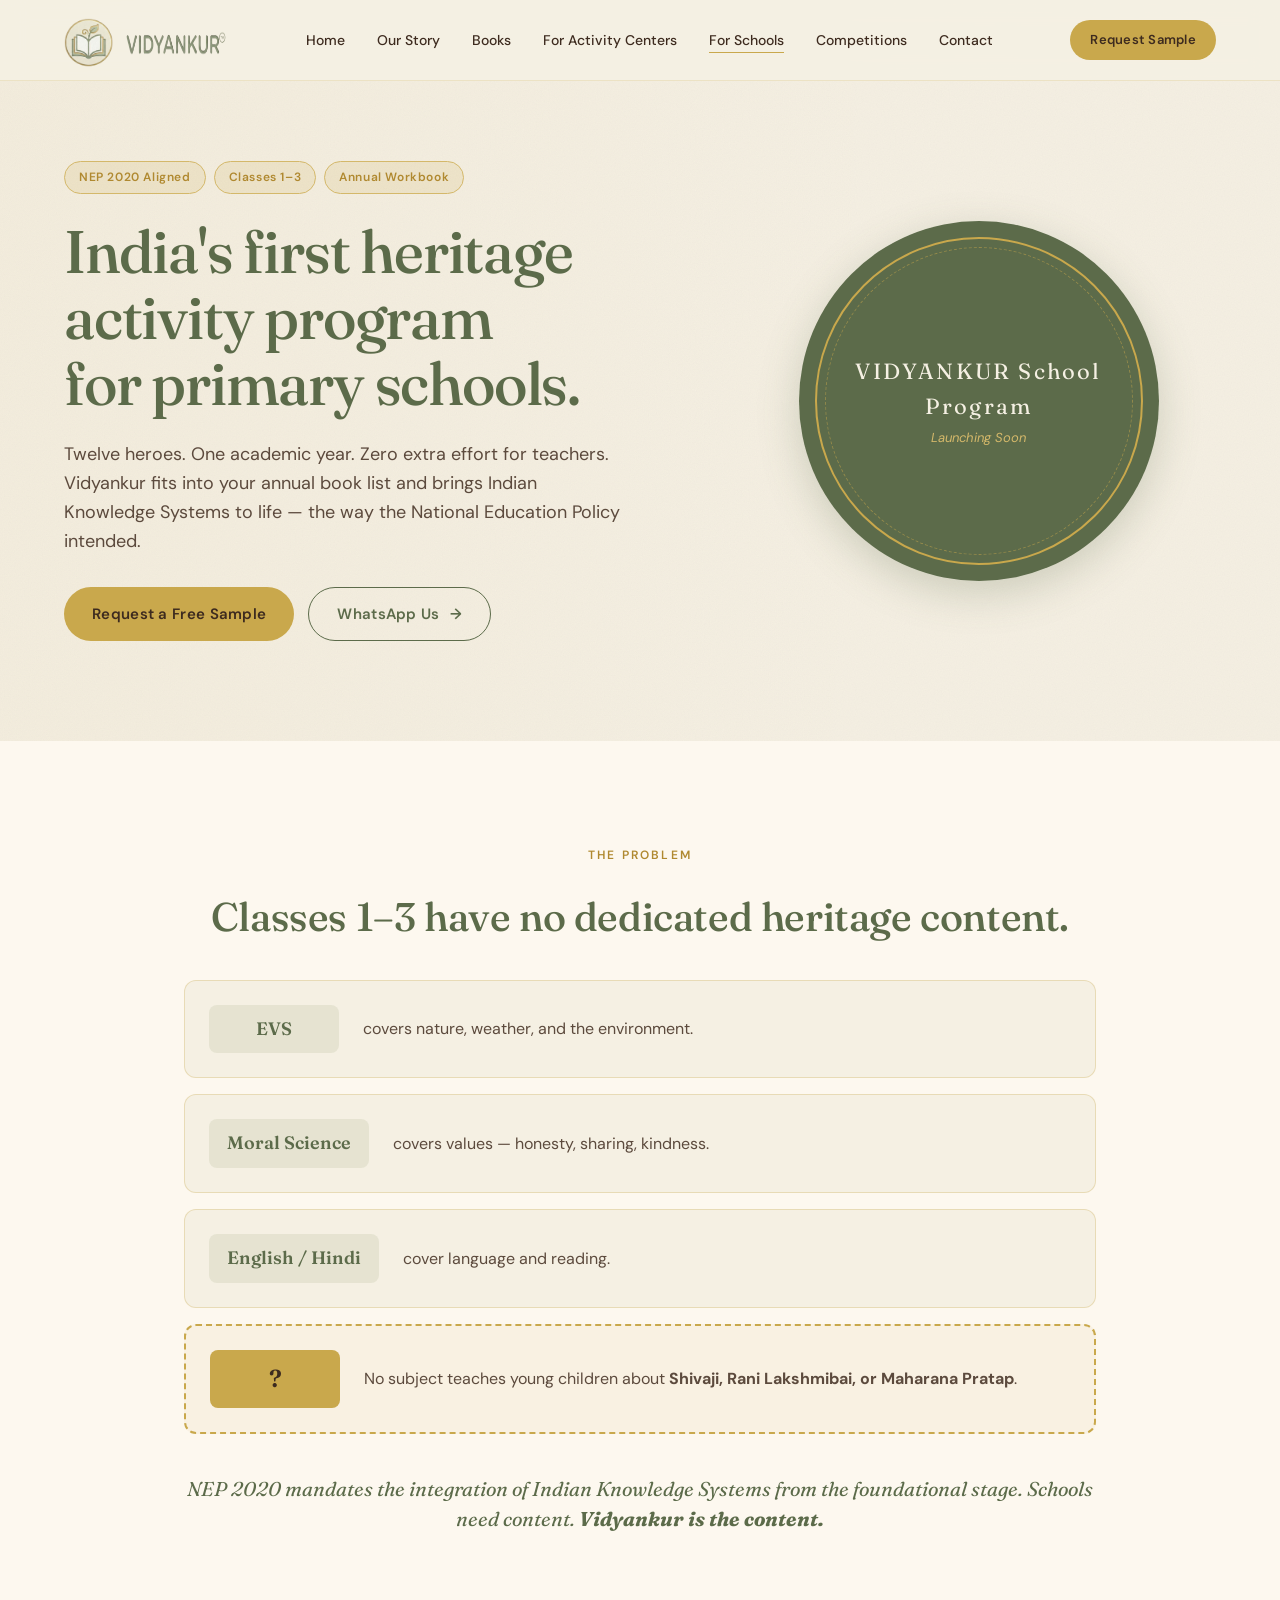
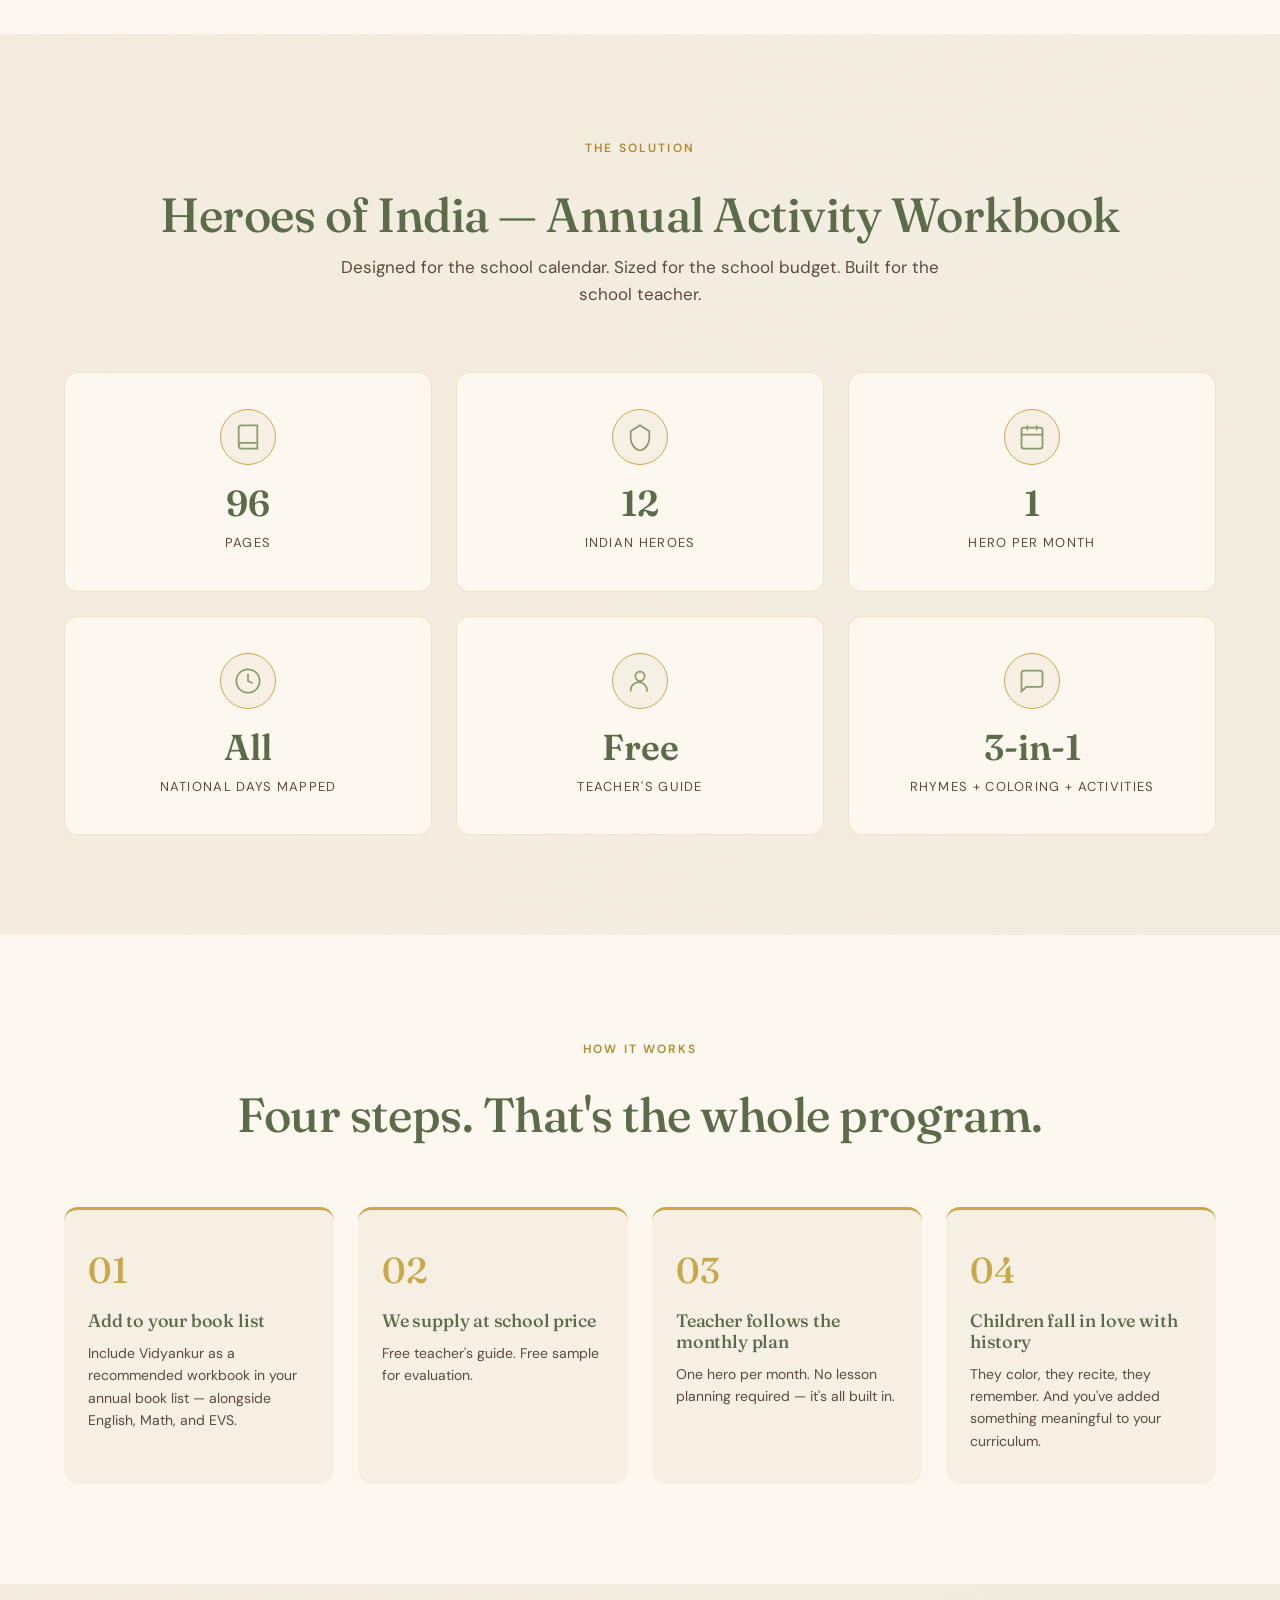
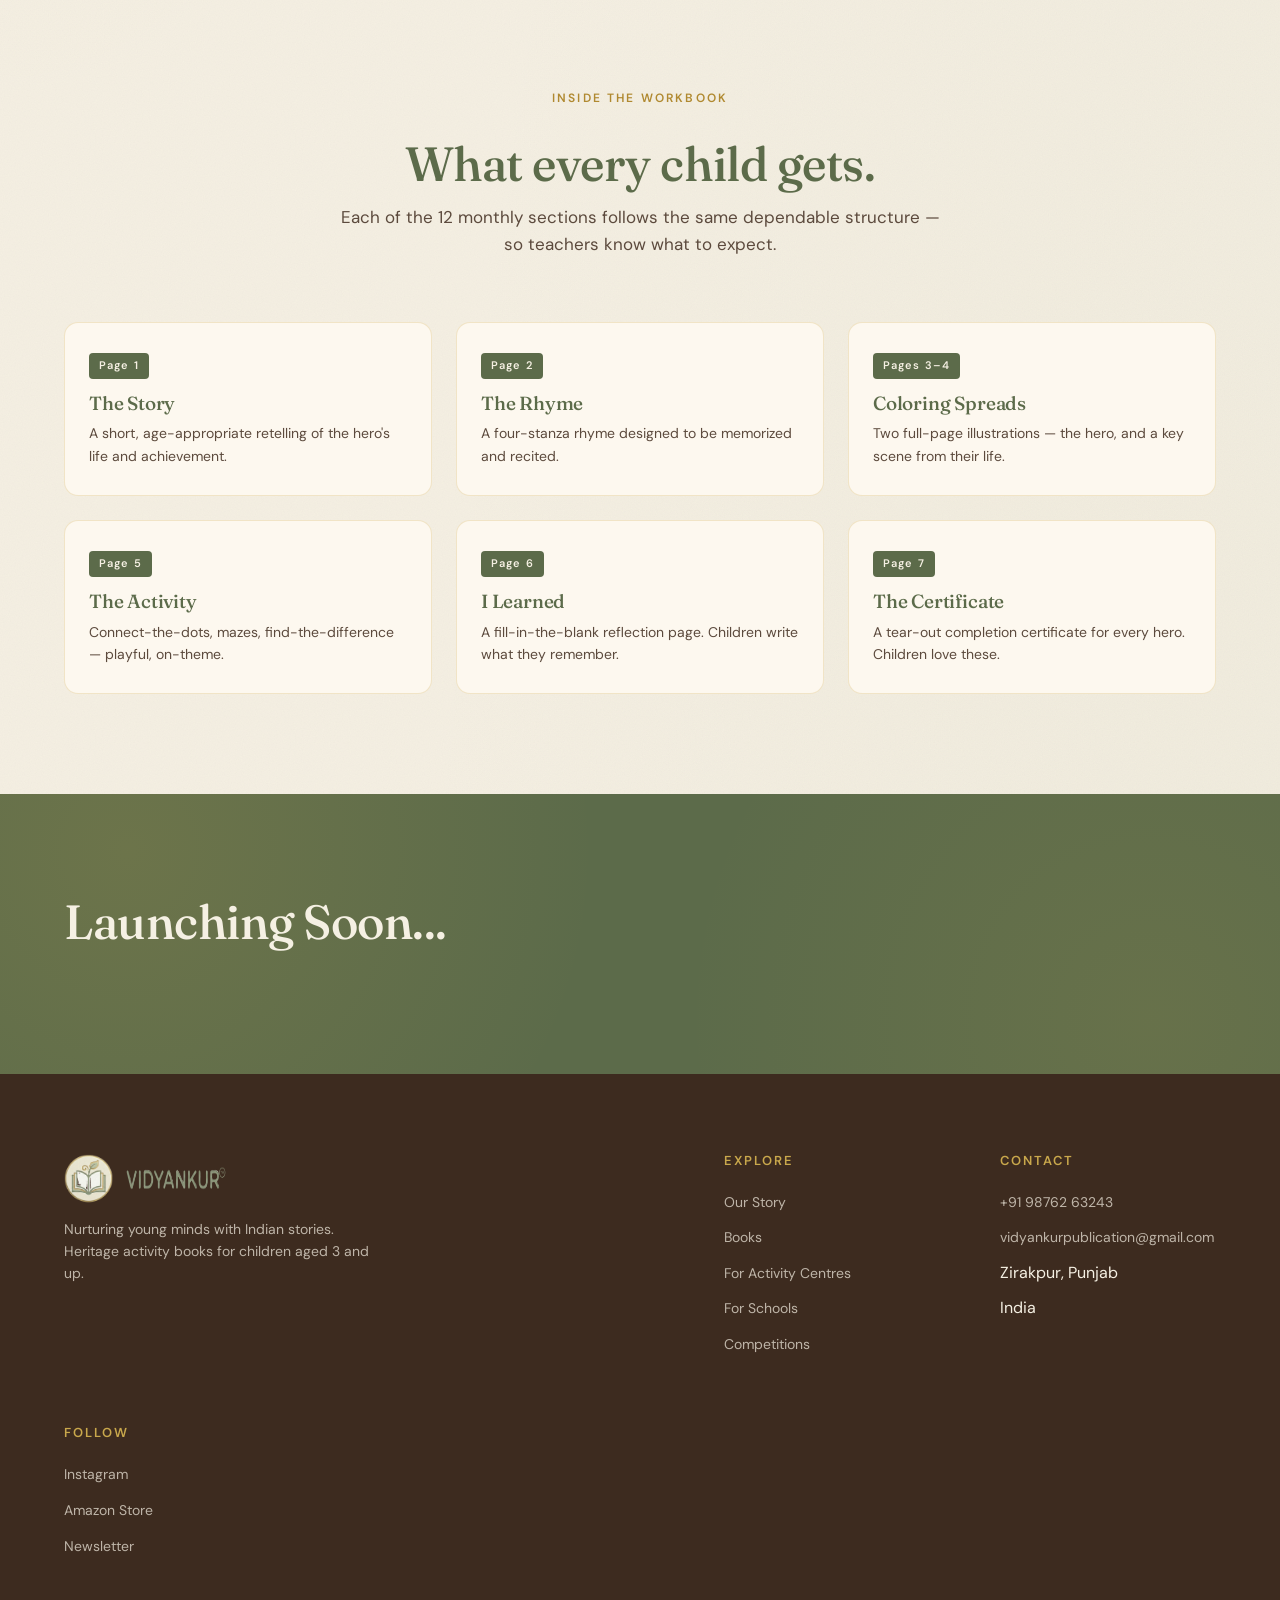
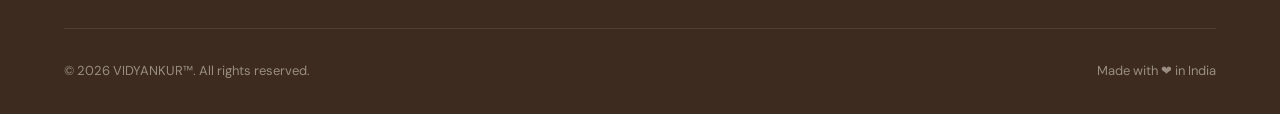
<file: schools.html>
<!DOCTYPE html>
<html lang="en">
<head>
  <meta charset="UTF-8">
  <meta name="viewport" content="width=device-width, initial-scale=1.0">
  <title>For Schools — Vidyankur Heritage Program</title>
  <meta name="description" content="The first Indian heritage activity workbook for primary schools. NEP 2020 aligned. Ready to adopt. Zero effort for teachers.">
  <link rel="stylesheet" href="css/style.css">
  <link rel="stylesheet" href="css/pages.css">
  <link rel="icon" type="image/png" href="assets/icon.png">
</head>
<body>

  <nav class="nav">
    <div class="nav-inner">
      <span class="nav-logo-mark">
          <a href="index.html" class="nav-logo">
            <img src="assets/icon.png" alt="Vidyankur Icon" class="nav-logo-icon">
            <img src="assets/text.png" alt="Vidyankur Text" class="nav-logo-text">
        </span>
        <span class="nav-logo-mark">            
        </span>
      </a>
      <ul class="nav-links" id="navLinks">
        <li><a href="index.html">Home</a></li>
        <li><a href="our-story.html">Our Story</a></li>
        <li><a href="books.html">Books</a></li>
        <li><a href="activity-centers.html">For Activity Centers</a></li>
        <li><a href="schools.html" class="active">For Schools</a></li>
        <li><a href="competitions.html">Competitions</a></li>
        <li><a href="contact.html">Contact</a></li>
      </ul>
      <div class="nav-cta"><a href="#sample" class="btn btn-primary">Request Sample</a></div>
      <button class="nav-toggle" id="navToggle" aria-label="Open menu"><span></span><span></span><span></span></button>
    </div>
  </nav>

  <!-- ========== HERO ========== -->
  <section class="schools-hero">
    <div class="container">
      <div class="schools-hero-grid">
        <div class="schools-hero-content">
          <div class="schools-badges">
            <span class="badge-pill">NEP 2020 Aligned</span>
            <span class="badge-pill">Classes 1–3</span>
            <span class="badge-pill">Annual Workbook</span>
          </div>
          <h1 class="schools-hero-headline">
            India's first heritage<br>activity program<br>for primary schools.
          </h1>
          <p class="schools-hero-sub">
            Twelve heroes. One academic year. Zero extra effort for teachers. Vidyankur fits into your annual book list and brings Indian Knowledge Systems to life — the way the National Education Policy intended.
          </p>
          <div class="schools-hero-ctas">
            <a href="#sample" class="btn btn-primary">Request a Free Sample</a>
            <a href="https://wa.me/919876263243" class="btn btn-ghost btn-arrow">WhatsApp Us</a>
          </div>
        </div>
        <div class="schools-hero-visual">
          <div class="cert-large">
            <div class="cert-inner">
              <!-- <span class="cert-eyebrow">Heritage School Partner</span>
              <svg width="60" height="60" viewBox="0 0 100 100" style="margin:16px 0;">
                <circle cx="50" cy="50" r="46" fill="none" stroke="#C9A84C" stroke-width="2"/>
                <path d="M 25 55 Q 35 50, 50 55 Q 65 50, 75 55 L 75 70 Q 65 65, 50 70 Q 35 65, 25 70 Z" fill="#8B9A6B" stroke="#5C6B4A" stroke-width="1.5" stroke-linejoin="round"/>
                <path d="M 50 55 Q 50 42, 50 30" stroke="#5C6B4A" stroke-width="2" fill="none" stroke-linecap="round"/>
                <path d="M 50 38 Q 42 35, 40 28 Q 47 28, 50 35" fill="#8B9A6B"/>
                <path d="M 50 42 Q 58 39, 60 32 Q 53 32, 50 39" fill="#8B9A6B"/>
              </svg>
              <span class="cert-title-big">VIDYANKUR</span>
              <span class="cert-subtitle">Certified Heritage School</span>
              <div class="cert-ribbon">
                <span>2026 — 2027</span> -->
                <span class="cert-title-big">VIDYANKUR School Program</span>
              <span class="cert-subtitle">Launching Soon</span>
              </div>
            </div>
          </div>
        </div>
      </div>
    </div>
  </section>

  <!-- ========== THE PROBLEM ========== -->
  <section class="section-ivory">
    <div class="container-narrow">
      <div class="problem-block reveal">
        <span class="eyebrow">The Problem</span>
        <h2>Classes 1–3 have no dedicated heritage content.</h2>
        <div class="problem-points">
          <div class="problem-point">
            <span class="problem-num">EVS</span>
            <p>covers nature, weather, and the environment.</p>
          </div>
          <div class="problem-point">
            <span class="problem-num">Moral Science</span>
            <p>covers values — honesty, sharing, kindness.</p>
          </div>
          <div class="problem-point">
            <span class="problem-num">English / Hindi</span>
            <p>cover language and reading.</p>
          </div>
          <div class="problem-point problem-point-gap">
            <span class="problem-num problem-num-gap">?</span>
            <p>No subject teaches young children about <strong>Shivaji, Rani Lakshmibai, or Maharana Pratap</strong>.</p>
          </div>
        </div>
        <p class="problem-conclusion">
          NEP 2020 mandates the integration of Indian Knowledge Systems from the foundational stage. Schools need content. <strong>Vidyankur is the content.</strong>
        </p>
      </div>
    </div>
  </section>

  <!-- ========== THE SOLUTION ========== -->
  <section class="solution-section">
    <div class="container">
      <div class="section-header reveal">
        <span class="eyebrow">The Solution</span>
        <h2>Heroes of India — Annual Activity Workbook</h2>
        <p>Designed for the school calendar. Sized for the school budget. Built for the school teacher.</p>
      </div>

      <div class="solution-grid reveal">
        <div class="solution-card">
          <div class="solution-icon"><svg viewBox="0 0 24 24" fill="none" stroke="currentColor" stroke-width="1.5"><path d="M4 19.5A2.5 2.5 0 0 1 6.5 17H20M6.5 2H20v20H6.5A2.5 2.5 0 0 1 4 19.5v-15A2.5 2.5 0 0 1 6.5 2z"/></svg></div>
          <span class="solution-num">96</span>
          <span class="solution-label">Pages</span>
        </div>
        <div class="solution-card">
          <div class="solution-icon"><svg viewBox="0 0 24 24" fill="none" stroke="currentColor" stroke-width="1.5"><path d="M12 2L4 7v6c0 5 3.5 9.5 8 11 4.5-1.5 8-6 8-11V7l-8-5z"/></svg></div>
          <span class="solution-num">12</span>
          <span class="solution-label">Indian Heroes</span>
        </div>
        <div class="solution-card">
          <div class="solution-icon"><svg viewBox="0 0 24 24" fill="none" stroke="currentColor" stroke-width="1.5"><rect x="3" y="4" width="18" height="18" rx="2"/><line x1="16" y1="2" x2="16" y2="6"/><line x1="8" y1="2" x2="8" y2="6"/><line x1="3" y1="10" x2="21" y2="10"/></svg></div>
          <span class="solution-num">1</span>
          <span class="solution-label">Hero Per Month</span>
        </div>
        <div class="solution-card">
          <div class="solution-icon"><svg viewBox="0 0 24 24" fill="none" stroke="currentColor" stroke-width="1.5"><circle cx="12" cy="12" r="10"/><path d="M12 6v6l4 2"/></svg></div>
          <span class="solution-num">All</span>
          <span class="solution-label">National Days Mapped</span>
        </div>
        <div class="solution-card">
          <div class="solution-icon"><svg viewBox="0 0 24 24" fill="none" stroke="currentColor" stroke-width="1.5"><circle cx="12" cy="8" r="4"/><path d="M4 21v-1a7 7 0 0 1 14 0v1"/></svg></div>
          <span class="solution-num">Free</span>
          <span class="solution-label">Teacher's Guide</span>
        </div>
        <div class="solution-card">
          <div class="solution-icon"><svg viewBox="0 0 24 24" fill="none" stroke="currentColor" stroke-width="1.5"><path d="M21 15a2 2 0 0 1-2 2H7l-4 4V5a2 2 0 0 1 2-2h14a2 2 0 0 1 2 2z"/></svg></div>
          <span class="solution-num">3-in-1</span>
          <span class="solution-label">Rhymes + Coloring + Activities</span>
        </div>
      </div>
    </div>
  </section>

  <!-- ========== HOW IT WORKS ========== -->
  <section class="section-ivory">
    <div class="container">
      <div class="section-header reveal">
        <span class="eyebrow">How It Works</span>
        <h2>Four steps. That's the whole program.</h2>
      </div>

      <div class="steps-grid reveal">
        <div class="step-card">
          <span class="step-num">01</span>
          <h3>Add to your book list</h3>
          <p>Include Vidyankur as a recommended workbook in your annual book list — alongside English, Math, and EVS.</p>
        </div>
        <div class="step-card">
          <span class="step-num">02</span>
          <h3>We supply at school price</h3>
          <p> Free teacher's guide. Free sample for evaluation.</p>
        </div>
        <div class="step-card">
          <span class="step-num">03</span>
          <h3>Teacher follows the monthly plan</h3>
          <p>One hero per month. No lesson planning required — it's all built in.</p>
        </div>
        <div class="step-card">
          <span class="step-num">04</span>
          <h3>Children fall in love with history</h3>
          <p>They color, they recite, they remember. And you've added something meaningful to your curriculum.</p>
        </div>
      </div>
    </div>
  </section>

  <!-- ========== WHAT'S INSIDE ========== -->
  <section>
    <div class="container">
      <div class="section-header reveal">
        <span class="eyebrow">Inside the Workbook</span>
        <h2>What every child gets.</h2>
        <p>Each of the 12 monthly sections follows the same dependable structure — so teachers know what to expect.</p>
      </div>

      <div class="inside-grid reveal">
        <div class="inside-card">
          <div class="inside-tag">Page 1</div>
          <h3>The Story</h3>
          <p>A short, age-appropriate retelling of the hero's life and achievement.</p>
        </div>
        <div class="inside-card">
          <div class="inside-tag">Page 2</div>
          <h3>The Rhyme</h3>
          <p>A four-stanza rhyme designed to be memorized and recited.</p>
        </div>
        <div class="inside-card">
          <div class="inside-tag">Pages 3–4</div>
          <h3>Coloring Spreads</h3>
          <p>Two full-page illustrations — the hero, and a key scene from their life.</p>
        </div>
        <div class="inside-card">
          <div class="inside-tag">Page 5</div>
          <h3>The Activity</h3>
          <p>Connect-the-dots, mazes, find-the-difference — playful, on-theme.</p>
        </div>
        <div class="inside-card">
          <div class="inside-tag">Page 6</div>
          <h3>I Learned</h3>
          <p>A fill-in-the-blank reflection page. Children write what they remember.</p>
        </div>
        <div class="inside-card">
          <div class="inside-tag">Page 7</div>
          <h3>The Certificate</h3>
          <p>A tear-out completion certificate for every hero. Children love these.</p>
        </div>
      </div>
    </div>
  </section>

   <!-- ========== Launching Soon ========== -->
  <section class="schools-teaser">
    <div class="container">
      <div class="schools-grid">
        <div class="reveal">
          <h2>Launching Soon...</h2>
        </div>
      </div>
    </div>
  </section>
  <!-- ========== FOOTER ========== -->
  <footer class="footer">
    <div class="container">
      <div class="footer-grid">
        <div class="footer-brand">
          <div class="nav-logo">
            <span class="nav-logo-mark">
          <a href="index.html" class="nav-logo">
            <img src="assets/icon.png" alt="Vidyankur Icon" class="nav-logo-icon">
            <img src="assets/text.png" alt="Vidyankur Text" class="nav-logo-text">
        </span>
          </div>
          <p>Nurturing young minds with Indian stories. Heritage activity books for children aged 3 and up.</p>
        </div>
        <div class="footer-col">
          <h4>Explore</h4>
          <ul>
            <li><a href="our-story.html">Our Story</a></li>
            <li><a href="books.html">Books</a></li>
            <li><a href="activity-centres.html">For Activity Centres</a></li>
            <li><a href="schools.html">For Schools</a></li>
            <li><a href="competitions.html">Competitions</a></li>
          </ul>
        </div>
        <div class="footer-col">
          <h4>Contact</h4>
          <ul>
            <li><a href="tel:+919876263243">+91 98762 63243</a></li>
            <li><a href="mailto:vidyankurpublication@gmail.com">vidyankur&shy;publication@gmail.com</a></li>
            <li>Zirakpur, Punjab</li>
            <li>India</li>
          </ul>
        </div>
        <div class="footer-col">
          <h4>Follow</h4>
          <ul>
            <li><a href="https://instagram.com/_vidyankur" target="_blank" rel="noopener">Instagram</a></li>
            <li><a href="#">Amazon Store</a></li>
            <li><a href="contact.html">Newsletter</a></li>
          </ul>
        </div>
      </div>
      <div class="footer-bottom">
        <span>© 2026 VIDYANKUR™. All rights reserved.</span>
        <span>Made with ❤ in India</span>
      </div>
    </div>
  </footer>

  <script src="js/main.js"></script>
</body>
</html>
</file>
<file: css/style.css>
/* ============================================
   VIDYANKUR — Design System
   "Manuscript modern" — parchment, sage, gold
   ============================================ */

@import url('https://fonts.googleapis.com/css2?family=Fraunces:opsz,wght@9..144,400;9..144,500;9..144,600;9..144,700&family=DM+Sans:wght@400;500;600&family=Noto+Sans+Devanagari:wght@400;500;600;700&display=swap');

:root {
  /* Colors — as specified in brief */
  --cream: #F5F0E3;
  --ivory: #FDF8EF;
  --sage: #8B9A6B;
  --olive: #5C6B4A;
  --olive-dark: #4A5A3A;
  --gold: #C9A84C;
  --gold-dark: #B08930;
  --gold-soft: #D4B86A;
  --ink: #3D2B1F;
  --ink-soft: #5C4A3D;

  /* Type */
  --font-display: 'Fraunces', Georgia, serif;
  --font-body: 'DM Sans', system-ui, sans-serif;
  --font-deva: 'Noto Sans Devanagari', serif;

  /* Spacing */
  --container: 1200px;
  --container-narrow: 960px;

  /* Easing */
  --ease: cubic-bezier(0.22, 1, 0.36, 1);
}

* { margin: 0; padding: 0; box-sizing: border-box; }

html { scroll-behavior: smooth; }

body {
  font-family: var(--font-body);
  color: var(--ink);
  background: var(--cream);
  line-height: 1.6;
  font-size: 16px;
  -webkit-font-smoothing: antialiased;
  overflow-x: hidden;

  /* Subtle parchment texture using SVG noise */
  background-image:
    radial-gradient(ellipse at top left, rgba(201, 168, 76, 0.04), transparent 50%),
    radial-gradient(ellipse at bottom right, rgba(139, 154, 107, 0.05), transparent 50%),
    url("data:image/svg+xml;utf8,<svg xmlns='http://www.w3.org/2000/svg' width='200' height='200'><filter id='n'><feTurbulence type='fractalNoise' baseFrequency='0.85' numOctaves='2' stitchTiles='stitch'/><feColorMatrix values='0 0 0 0 0.24 0 0 0 0 0.17 0 0 0 0 0.12 0 0 0 0.04 0'/></filter><rect width='100%' height='100%' filter='url(%23n)'/></svg>");
}

/* ===== TYPOGRAPHY ===== */
h1, h2, h3, h4 {
  font-family: var(--font-display);
  color: var(--olive);
  font-weight: 500;
  letter-spacing: -0.01em;
  line-height: 1.15;
}

.devanagari { font-family: var(--font-deva); }

p { color: var(--ink-soft); }

a { color: var(--olive); text-decoration: none; transition: color 0.3s var(--ease); }
a:hover { color: var(--gold-dark); }

/* ===== LAYOUT ===== */
.container {
  max-width: var(--container);
  margin: 0 auto;
  padding: 0 24px;
}

.container-narrow {
  max-width: var(--container-narrow);
  margin: 0 auto;
  padding: 0 24px;
}

section { padding: 100px 0; position: relative; }

.section-ivory { background: var(--ivory); }

/* ===== DECORATIVE ELEMENTS ===== */

/* Manuscript-style ornamental divider */
.ornament {
  display: flex;
  align-items: center;
  justify-content: center;
  gap: 16px;
  margin: 24px auto;
  color: var(--gold);
}
.ornament::before,
.ornament::after {
  content: "";
  height: 1px;
  width: 60px;
  background: linear-gradient(to right, transparent, var(--gold-soft), transparent);
}
.ornament-icon {
  width: 16px;
  height: 16px;
  fill: var(--gold);
}

/* Eyebrow label — small uppercase tag */
.eyebrow {
  display: inline-block;
  font-family: var(--font-body);
  font-size: 12px;
  letter-spacing: 0.18em;
  text-transform: uppercase;
  color: var(--gold-dark);
  font-weight: 600;
  margin-bottom: 16px;
}

/* Gold stamp/badge */
.stamp {
  display: inline-flex;
  align-items: center;
  justify-content: center;
  flex-direction: column;
  width: 110px;
  height: 110px;
  border-radius: 50%;
  background: var(--cream);
  border: 2px solid var(--gold);
  color: var(--olive);
  font-family: var(--font-display);
  text-align: center;
  padding: 10px;
  position: relative;
  transform: rotate(-6deg);
  box-shadow: 0 4px 16px rgba(201, 168, 76, 0.15);
}
.stamp::before {
  content: "";
  position: absolute;
  inset: 4px;
  border-radius: 50%;
  border: 1px dashed var(--gold-soft);
}
.stamp-text {
  font-size: 11px;
  font-weight: 600;
  letter-spacing: 0.05em;
  line-height: 1.2;
  text-transform: uppercase;
}

/* ===== BUTTONS ===== */
.btn {
  display: inline-flex;
  align-items: center;
  gap: 10px;
  padding: 14px 28px;
  border-radius: 999px;
  font-family: var(--font-body);
  font-weight: 600;
  font-size: 15px;
  letter-spacing: 0.02em;
  border: none;
  cursor: pointer;
  transition: all 0.3s var(--ease);
  text-decoration: none;
}

.btn-primary {
  background: var(--gold);
  color: var(--ink);
}
.btn-primary:hover {
  background: var(--gold-dark);
  color: var(--cream);
  transform: translateY(-2px);
  box-shadow: 0 8px 20px rgba(201, 168, 76, 0.35);
}

.explore-books {
  display: flex;
  float: right;
}

.btn-secondary {
  background: var(--olive);
  color: var(--cream);
}
.btn-secondary:hover {
  background: var(--olive-dark);
  transform: translateY(-2px);
  box-shadow: 0 8px 20px rgba(92, 107, 74, 0.3);
}

.btn-ghost {
  background: transparent;
  color: var(--olive);
  border: 1.5px solid var(--olive);
}
.btn-ghost:hover {
  background: var(--olive);
  color: var(--cream);
}

.btn-arrow::after {
  content: "→";
  transition: transform 0.3s var(--ease);
}
.btn-arrow:hover::after { transform: translateX(4px); }

/* ===== NAVBAR ===== */
.nav {
  position: sticky;
  top: 0;
  z-index: 100;
  background: rgba(245, 240, 227, 0.92);
  backdrop-filter: blur(12px);
  -webkit-backdrop-filter: blur(12px);
  border-bottom: 1px solid rgba(201, 168, 76, 0.2);
}

.nav-inner {
  display: flex;
  align-items: center;
  justify-content: space-between;
  padding: 18px 24px;
  max-width: var(--container);
  margin: 0 auto;
}

.nav-logo {
  display: flex;
  align-items: center;
  gap: 12px;
}

.catalog-price {
  font-family: var(--font-display);
  font-size: 26px;
  color: var(--gold-dark);
  font-weight: 600;
  margin-bottom: 20px;
}

.nav-logo-mark {
  width: 44px;
  height: 44px;
}

.nav-logo-icon {
  width: 50px;
  height: 50px;
}
.nav-logo-text {
  width: 100px;
  height: 25px;
}

.nav-logo-name {
  font-family: var(--font-display);
  font-size: 20px;
  font-weight: 600;
  color: var(--olive);
  letter-spacing: 0.05em;
}
.nav-logo-tag {
  font-size: 10px;
  color: var(--gold-dark);
  letter-spacing: 0.18em;
  text-transform: uppercase;
  margin-top: 2px;
}

.nav-links {
  display: flex;
  gap: 32px;
  list-style: none;
}
.nav-links a {
  font-size: 14px;
  font-weight: 500;
  color: var(--ink);
  position: relative;
  padding: 4px 0;
}
.nav-links a::after {
  content: "";
  position: absolute;
  bottom: 0;
  left: 0;
  right: 0;
  height: 1.5px;
  background: var(--gold);
  transform: scaleX(0);
  transform-origin: center;
  transition: transform 0.3s var(--ease);
}
.nav-links a:hover::after,
.nav-links a.active::after { transform: scaleX(1); }

.nav-cta {
  display: flex;
  gap: 12px;
}
.nav-cta .btn {
  padding: 10px 20px;
  font-size: 13px;
}

.nav-toggle {
  display: none;
  background: none;
  border: none;
  cursor: pointer;
  padding: 8px;
}
.nav-toggle span {
  display: block;
  width: 24px;
  height: 2px;
  background: var(--olive);
  margin: 5px 0;
  transition: 0.3s;
}

/* ===== HERO ===== */
.hero {
  position: relative;
  padding: 120px 0 140px;
  overflow: hidden;
}

/* Faint fort silhouette background pattern */
.hero::before {
  content: "";
  position: absolute;
  bottom: 0;
  left: 0;
  right: 0;
  height: 200px;
  background-image: url("data:image/svg+xml;utf8,<svg xmlns='http://www.w3.org/2000/svg' viewBox='0 0 1200 200' preserveAspectRatio='none'><path d='M0,200 L0,140 L40,140 L40,110 L60,110 L60,90 L80,90 L80,110 L120,110 L120,80 L140,80 L140,60 L160,60 L160,80 L180,80 L180,100 L220,100 L220,70 L250,70 L250,50 L280,50 L280,70 L310,70 L310,110 L350,110 L350,130 L390,130 L390,100 L420,100 L420,80 L450,80 L450,100 L480,100 L480,120 L520,120 L520,90 L550,90 L550,60 L580,60 L580,40 L610,40 L610,60 L640,60 L640,90 L680,90 L680,110 L720,110 L720,80 L760,80 L760,100 L800,100 L800,120 L840,120 L840,90 L880,90 L880,70 L910,70 L910,90 L950,90 L950,110 L990,110 L990,80 L1030,80 L1030,100 L1070,100 L1070,120 L1110,120 L1110,140 L1160,140 L1160,160 L1200,160 L1200,200 Z' fill='%235C6B4A' opacity='0.06'/></svg>");
  background-size: cover;
  background-position: bottom;
  pointer-events: none;
}

.hero-grid {
  display: grid;
  grid-template-columns: 1.2fr 1fr;
  gap: 80px;
  align-items: center;
  position: relative;
  z-index: 2;
}

.hero-headline {
  font-size: clamp(40px, 5.5vw, 68px);
  font-weight: 500;
  line-height: 1.08;
  color: var(--olive);
  margin-bottom: 24px;
  letter-spacing: -0.02em;
}
.hero-headline em {
  font-style: italic;
  color: var(--gold-dark);
  font-weight: 400;
}

.hero-sub {
  font-size: 18px;
  color: var(--ink-soft);
  max-width: 520px;
  margin-bottom: 36px;
  line-height: 1.6;
}

.hero-ctas {
  display: flex;
  gap: 16px;
  flex-wrap: wrap;
  margin-bottom: 40px;
}

.hero-meta {
  display: flex;
  gap: 32px;
  padding-top: 32px;
  border-top: 1px solid rgba(201, 168, 76, 0.3);
}
.hero-meta-item {
  display: flex;
  flex-direction: column;
}
.hero-meta-num {
  font-family: var(--font-display);
  font-size: 32px;
  font-weight: 500;
  color: var(--olive);
  line-height: 1;
}
.hero-meta-label {
  font-size: 12px;
  color: var(--ink-soft);
  letter-spacing: 0.1em;
  text-transform: uppercase;
  margin-top: 6px;
}

/* Hero visual — stacked book covers in manuscript frame */
.hero-visual {
  position: relative;
  display: flex;
  justify-content: center;
  align-items: center;
  height: 540px;
}

.hero-frame {
  position: absolute;
  inset: 0;
  border: 1px solid var(--gold-soft);
  border-radius: 12px;
  background: var(--ivory);
}
.hero-frame::before {
  content: "";
  position: absolute;
  inset: 12px;
  border: 1px solid rgba(201, 168, 76, 0.3);
  border-radius: 8px;
  pointer-events: none;
}

.hero-book {
  position: absolute;
  width: 220px;
  height: 300px;
  border-radius: 4px;
  box-shadow:
    0 4px 8px rgba(61, 43, 31, 0.1),
    0 20px 40px rgba(61, 43, 31, 0.2);
  overflow: hidden;
  transition: transform 0.5s var(--ease);
}

.hero-book-1 {
  transform: rotate(-8deg) translate(-90px, 0);
  z-index: 1;
}
.hero-book-2 {
  transform: rotate(2deg) translate(0, -10px);
  z-index: 3;
}
.hero-book-3 {
  transform: rotate(8deg) translate(90px, 0);
  z-index: 2;
}

.hero-visual:hover .hero-book-1 { transform: rotate(-12deg) translate(-110px, -8px); }
.hero-visual:hover .hero-book-2 { transform: rotate(0deg) translate(0, -20px); }
.hero-visual:hover .hero-book-3 { transform: rotate(12deg) translate(110px, -8px); }

.hero-stamp {
  position: absolute;
  bottom: -20px;
  right: 20px;
  z-index: 5;
}

/* ===== MISSION / VALUE PROPS ===== */
.mission-intro {
  text-align: center;
  max-width: 720px;
  margin: 0 auto 64px;
}
.mission-intro h2 {
  font-size: clamp(32px, 4vw, 48px);
  margin-bottom: 20px;
}
.mission-intro p {
  font-size: 18px;
  color: var(--ink-soft);
}

.value-grid {
  display: grid;
  grid-template-columns: repeat(3, 1fr);
  gap: 32px;
}

.value-card {
  background: var(--ivory);
  border: 1px solid rgba(201, 168, 76, 0.25);
  border-radius: 16px;
  padding: 40px 32px;
  position: relative;
  transition: all 0.4s var(--ease);
}
.value-card::before {
  content: "";
  position: absolute;
  inset: 6px;
  border: 1px solid rgba(201, 168, 76, 0.15);
  border-radius: 12px;
  pointer-events: none;
}
.value-card:hover {
  transform: translateY(-4px);
  border-color: var(--gold);
  box-shadow: 0 12px 32px rgba(92, 107, 74, 0.12);
}

.value-icon {
  width: 64px;
  height: 64px;
  border-radius: 50%;
  background: var(--cream);
  border: 1.5px solid var(--gold);
  display: flex;
  align-items: center;
  justify-content: center;
  margin-bottom: 24px;
  color: var(--sage);
}
.value-icon svg { width: 32px; height: 32px; }

.value-card h3 {
  font-size: 22px;
  margin-bottom: 12px;
}
.value-card p {
  font-size: 15px;
  line-height: 1.65;
}

/* ===== BOOKS SECTION ===== */
.section-header {
  text-align: center;
  margin-bottom: 64px;
}
.section-header h2 {
  font-size: clamp(32px, 4vw, 48px);
  margin: 12px 0;
}
.section-header p {
  font-size: 17px;
  max-width: 600px;
  margin: 0 auto;
}

.books-grid {
  display: grid;
  grid-template-columns: repeat(4, 1fr);
  gap: 32px;
}

.book-card {
  display: flex;
  flex-direction: column;
  transition: transform 0.4s var(--ease);
}
.book-card:hover { transform: translateY(-6px); }

.book-cover {
  aspect-ratio: 3/4;
  border-radius: 8px;
  background: linear-gradient(135deg, var(--olive), var(--sage));
  margin-bottom: 16px;
  position: relative;
  overflow: hidden;
  box-shadow:
    0 2px 4px rgba(61, 43, 31, 0.08),
    0 8px 20px rgba(61, 43, 31, 0.12);
  display: flex;
  flex-direction: column;
  justify-content: space-between;
  padding: 24px;
  color: var(--cream);
}
.book-cover::before {
  content: "";
  position: absolute;
  inset: 12px;
  border: 1px solid rgba(245, 240, 227, 0.3);
  border-radius: 4px;
  pointer-events: none;
}
.book-cover-decor {
  position: absolute;
  top: 50%;
  left: 50%;
  transform: translate(-50%, -50%);
  width: 80px;
  height: 80px;
  border: 1.5px solid var(--gold);
  border-radius: 50%;
  display: flex;
  align-items: center;
  justify-content: center;
  background: rgba(201, 168, 76, 0.1);
}
.book-cover-decor svg { width: 40px; height: 40px; fill: var(--gold); }

.book-cover-meta {
  font-family: var(--font-display);
  font-size: 11px;
  letter-spacing: 0.2em;
  text-transform: uppercase;
  color: var(--gold-soft);
  position: relative;
  z-index: 1;
}
.book-cover-title {
  font-family: var(--font-display);
  font-size: 17px;
  font-weight: 500;
  line-height: 1.2;
  color: var(--cream);
  position: relative;
  z-index: 1;
}

/* alternate cover gradient for variety */
.book-card:nth-child(2) .book-cover { background: linear-gradient(135deg, #6B4A2F, var(--ink)); }
.book-card:nth-child(3) .book-cover { background: linear-gradient(135deg, #8B3A2C, #5C2419); }
.book-card:nth-child(4) .book-cover {
  background: linear-gradient(135deg, var(--gold-dark), var(--gold));
}
.book-card:nth-child(4) .book-cover-title,
.book-card:nth-child(4) .book-cover-meta { color: var(--ink); }
.book-card:nth-child(4) .book-cover-decor { border-color: var(--olive); background: rgba(92, 107, 74, 0.15); }
.book-card:nth-child(4) .book-cover-decor svg { fill: var(--olive); }

.book-info { padding: 0 4px; }
.book-info h3 {
  font-size: 17px;
  margin-bottom: 6px;
  color: var(--olive);
}
.book-meta {
  display: flex;
  justify-content: space-between;
  align-items: center;
  font-size: 13px;
  color: var(--ink-soft);
  margin-bottom: 14px;
}
.book-price {
  font-family: var(--font-display);
  font-size: 20px;
  color: var(--gold-dark);
  font-weight: 600;
}
.book-card .btn {
  width: 100%;
  justify-content: center;
  padding: 11px 16px;
  font-size: 13px;
}

/* ===== SCHOOLS TEASER ===== */
.schools-teaser {
  background: var(--olive);
  color: var(--cream);
  position: relative;
  overflow: hidden;
}
.schools-teaser::before {
  content: "";
  position: absolute;
  inset: 0;
  background-image:
    radial-gradient(circle at 10% 20%, rgba(201, 168, 76, 0.15), transparent 40%),
    radial-gradient(circle at 90% 80%, rgba(201, 168, 76, 0.1), transparent 40%);
  pointer-events: none;
}

.schools-teaser .container { position: relative; z-index: 1; }

.schools-grid {
  display: grid;
  grid-template-columns: 1.3fr 1fr;
  gap: 80px;
  align-items: center;
}

.schools-teaser .eyebrow { color: var(--gold-soft); }

.schools-teaser h2 {
  font-size: clamp(32px, 4vw, 48px);
  color: var(--cream);
  margin-bottom: 24px;
}
.schools-teaser p {
  color: rgba(245, 240, 227, 0.85);
  font-size: 17px;
  margin-bottom: 32px;
  max-width: 540px;
}

.school-bullets {
  list-style: none;
  margin-bottom: 36px;
}
.school-bullets li {
  display: flex;
  align-items: center;
  gap: 12px;
  padding: 10px 0;
  color: rgba(245, 240, 227, 0.9);
  font-size: 15px;
}
.school-bullets li::before {
  content: "";
  width: 8px;
  height: 8px;
  border-radius: 50%;
  background: var(--gold);
  flex-shrink: 0;
}

.schools-visual {
  display: flex;
  flex-direction: column;
  align-items: center;
  gap: 24px;
}
.schools-cert {
  width: 280px;
  height: 280px;
  border: 2px solid var(--gold);
  border-radius: 50%;
  display: flex;
  flex-direction: column;
  align-items: center;
  justify-content: center;
  padding: 40px;
  text-align: center;
  position: relative;
  background: rgba(245, 240, 227, 0.05);
}
.schools-cert::before {
  content: "";
  position: absolute;
  inset: 12px;
  border: 1px dashed rgba(201, 168, 76, 0.5);
  border-radius: 50%;
}
.schools-cert-eyebrow {
  font-size: 10px;
  letter-spacing: 0.2em;
  text-transform: uppercase;
  color: var(--gold-soft);
  margin-bottom: 12px;
}
.schools-cert-title {
  font-family: var(--font-display);
  font-size: 22px;
  color: var(--cream);
  margin-bottom: 8px;
  line-height: 1.2;
}
.schools-cert-sub {
  font-size: 13px;
  color: rgba(245, 240, 227, 0.7);
}

/* ===== TESTIMONIALS ===== */
.testimonials-grid {
  display: grid;
  grid-template-columns: repeat(3, 1fr);
  gap: 32px;
}

.testimonial {
  background: var(--cream);
  border: 1px solid rgba(201, 168, 76, 0.25);
  border-radius: 16px;
  padding: 36px 32px;
  position: relative;
}
.testimonial::before {
  content: "\201C";
  position: absolute;
  top: 12px;
  left: 24px;
  font-family: var(--font-display);
  font-size: 80px;
  color: var(--gold-soft);
  line-height: 1;
  opacity: 0.6;
}

.testimonial-text {
  font-family: var(--font-display);
  font-style: italic;
  font-size: 17px;
  line-height: 1.55;
  color: var(--ink);
  margin: 20px 0 24px;
  position: relative;
  z-index: 1;
}
.testimonial-meta {
  display: flex;
  align-items: center;
  gap: 12px;
  padding-top: 20px;
  border-top: 1px solid rgba(201, 168, 76, 0.2);
}
.testimonial-avatar {
  width: 44px;
  height: 44px;
  border-radius: 50%;
  background: var(--sage);
  color: var(--cream);
  display: flex;
  align-items: center;
  justify-content: center;
  font-family: var(--font-display);
  font-size: 18px;
  font-weight: 500;
}
.testimonial-name {
  font-weight: 600;
  color: var(--olive);
  font-size: 15px;
}
.testimonial-role {
  font-size: 12px;
  color: var(--ink-soft);
}

/* ===== ACTIVITY CENTRES TEASER ===== */
.ac-teaser {
  background: var(--ivory);
  position: relative;
}
.ac-teaser-grid {
  display: grid;
  grid-template-columns: 1fr 1.3fr;
  gap: 80px;
  align-items: center;
}
.ac-teaser h2 {
  font-size: clamp(32px, 4vw, 48px);
  color: var(--olive);
  margin-bottom: 20px;
}
.ac-teaser-sub {
  font-size: 17px;
  color: var(--ink-soft);
  margin-bottom: 28px;
  max-width: 540px;
  line-height: 1.65;
}
.ac-teaser-points {
  list-style: none;
  margin-bottom: 36px;
}
.ac-teaser-points li {
  display: flex;
  align-items: center;
  gap: 12px;
  padding: 10px 0;
  color: var(--ink-soft);
  font-size: 15px;
}
.ac-teaser-points li::before {
  content: "";
  width: 8px;
  height: 8px;
  border-radius: 50%;
  background: var(--gold);
  flex-shrink: 0;
}

/* Stacked books visual */
.ac-teaser-visual {
  display: flex;
  align-items: center;
  justify-content: center;
}
.ac-teaser-stack {
  position: relative;
  width: 240px;
  height: 320px;
}
.ac-teaser-book {
  position: absolute;
  width: 190px;
  height: 260px;
  border-radius: 10px;
  padding: 28px 22px;
  display: flex;
  flex-direction: column;
  justify-content: space-between;
  color: var(--cream);
  box-shadow: 0 10px 36px rgba(61, 43, 31, 0.2);
  transition: transform 0.4s var(--ease);
}
.ac-teaser-book::before {
  content: "";
  position: absolute;
  inset: 12px;
  border: 1px solid rgba(245, 240, 227, 0.25);
  border-radius: 6px;
  pointer-events: none;
}
.ac-teaser-book:hover { transform: translateY(-6px) rotate(0deg) !important; }
.ac-teaser-book-1 {
  top: 0; left: 0;
  background: linear-gradient(135deg, #5C6B4A, #3D4730);
  transform: rotate(-5deg);
  z-index: 2;
}
.ac-teaser-book-2 {
  top: 30px; left: 45px;
  background: linear-gradient(135deg, #8B3A2C, #5C2419);
  transform: rotate(4deg);
  z-index: 1;
}
.ac-teaser-vol {
  font-size: 10px;
  letter-spacing: 0.2em;
  text-transform: uppercase;
  color: var(--gold-soft);
}
.ac-teaser-title {
  font-family: var(--font-display);
  font-size: 18px;
  font-weight: 500;
  line-height: 1.2;
}

/* ===== INSTAGRAM SECTION ===== */
.instagram {
  text-align: center;
}
.insta-handle {
  font-family: var(--font-display);
  font-size: 28px;
  color: var(--gold-dark);
  margin: 16px 0 32px;
}
.insta-handle a { color: inherit; }

.insta-grid {
  display: grid;
  grid-template-columns: repeat(6, 1fr);
  gap: 12px;
  margin-bottom: 32px;
}
.insta-tile {
  aspect-ratio: 1;
  border-radius: 8px;
  background: linear-gradient(135deg, var(--sage), var(--olive));
  position: relative;
  overflow: hidden;
  cursor: pointer;
  transition: transform 0.4s var(--ease);
}
.insta-tile:hover { transform: scale(0.96); }
.insta-tile::after {
  content: "";
  position: absolute;
  inset: 0;
  background: linear-gradient(to bottom, transparent 50%, rgba(61, 43, 31, 0.4));
  opacity: 0;
  transition: opacity 0.3s;
}
.insta-tile:hover::after { opacity: 1; }
.insta-tile:nth-child(2) { background: linear-gradient(135deg, var(--gold), var(--gold-dark)); }
.insta-tile:nth-child(3) { background: linear-gradient(135deg, #8B3A2C, #5C2419); }
.insta-tile:nth-child(4) { background: linear-gradient(135deg, var(--olive), var(--ink)); }
.insta-tile:nth-child(5) { background: linear-gradient(135deg, var(--gold-dark), #6B4A2F); }
.insta-tile:nth-child(6) { background: linear-gradient(135deg, var(--sage), var(--gold-soft)); }

/* ===== FOOTER ===== */
.footer {
  background: var(--ink);
  color: var(--cream);
  padding: 80px 0 32px;
}
.footer-grid {
  display: grid;
  grid-template-columns: 1.5fr 1fr 1fr 1fr;
  gap: 60px;
  margin-bottom: 60px;
}
.footer-brand .nav-logo-name { color: var(--cream); }
.footer-brand .nav-logo-tag { color: var(--gold-soft); }
.footer-brand p {
  color: rgba(245, 240, 227, 0.7);
  margin-top: 20px;
  max-width: 320px;
  font-size: 14px;
}

.footer-col h4 {
  color: var(--gold);
  font-size: 13px;
  letter-spacing: 0.15em;
  text-transform: uppercase;
  margin-bottom: 20px;
  font-family: var(--font-body);
  font-weight: 600;
}
.footer-col ul { list-style: none; }
.footer-col li { margin-bottom: 10px; }
.footer-col a {
  color: rgba(245, 240, 227, 0.7);
  font-size: 14px;
  transition: color 0.3s;
}
.footer-col a:hover { color: var(--gold-soft); }

.footer-bottom {
  display: flex;
  justify-content: space-between;
  align-items: center;
  padding-top: 32px;
  border-top: 1px solid rgba(245, 240, 227, 0.1);
  font-size: 13px;
  color: rgba(245, 240, 227, 0.5);
}

/* ===== ANIMATIONS ===== */
.reveal {
  opacity: 0;
  transform: translateY(20px);
  transition: opacity 0.8s var(--ease), transform 0.8s var(--ease);
}
.reveal.in {
  opacity: 1;
  transform: translateY(0);
}

@keyframes fadeUp {
  from { opacity: 0; transform: translateY(24px); }
  to { opacity: 1; transform: translateY(0); }
}

.hero-headline,
.hero-sub,
.hero-ctas,
.hero-meta {
  animation: fadeUp 0.9s var(--ease) backwards;
}
.hero-sub { animation-delay: 0.1s; }
.hero-ctas { animation-delay: 0.2s; }
.hero-meta { animation-delay: 0.3s; }

/* ===== RESPONSIVE ===== */
@media (max-width: 960px) {
  .hero-grid { grid-template-columns: 1fr; gap: 60px; }
  .hero-visual { height: 440px; }
  .value-grid { grid-template-columns: 1fr; gap: 20px; }
  .books-grid { grid-template-columns: repeat(2, 1fr); }
  .schools-grid { grid-template-columns: 1fr; gap: 50px; }
  .ac-teaser-grid { grid-template-columns: 1fr; gap: 40px; }
  .ac-teaser-visual { order: -1; }
  .ac-teaser-stack { width: 200px; height: 270px; }
  .ac-teaser-book { width: 160px; height: 220px; padding: 22px 18px; }
  .ac-teaser-book-2 { left: 35px; }
  .ac-teaser-title { font-size: 16px; }
  .testimonials-grid { grid-template-columns: 1fr; gap: 20px; }
  .insta-grid { grid-template-columns: repeat(3, 1fr); }
  .footer-grid { grid-template-columns: 1fr 1fr; gap: 40px; }
  section { padding: 70px 0; }

  .nav-links, .nav-cta { display: none; }
  .nav-toggle { display: block; }
  .nav-links.open {
    display: flex;
    flex-direction: column;
    position: absolute;
    top: 100%;
    left: 0;
    right: 0;
    background: var(--cream);
    padding: 24px;
    border-bottom: 1px solid var(--gold-soft);
    gap: 16px;
  }
}

@media (max-width: 560px) {
  .books-grid { grid-template-columns: 1fr; }
  .footer-grid { grid-template-columns: 1fr; }
  .footer-bottom { flex-direction: column; gap: 12px; text-align: center; }
  .hero-meta { flex-wrap: wrap; gap: 20px; }
  .insta-grid { grid-template-columns: repeat(3, 1fr); gap: 8px; }
  .hero { padding: 60px 0 80px; }
  .ac-teaser-stack { width: 180px; height: 240px; }
  .ac-teaser-book { width: 145px; height: 195px; padding: 18px 14px; }
  .ac-teaser-book-2 { top: 25px; left: 30px; }
  .ac-teaser-title { font-size: 14px; }
  .ac-teaser-vol { font-size: 9px; }
}
</file>
<file: css/pages.css>
/* ============================================
   VIDYANKUR — Page-specific styles
   For: our-story, books, schools, partner-schools,
        competitions, contact
   ============================================ */

/* ===== PAGE HEADER (used on most pages) ===== */
.page-header {
  padding: 100px 0 60px;
  text-align: center;
  position: relative;
}
.page-header h1 {
  font-size: clamp(40px, 5.5vw, 68px);
  margin-bottom: 24px;
  letter-spacing: -0.02em;
}
.page-header-sub {
  font-size: 18px;
  color: var(--ink-soft);
  max-width: 620px;
  margin: 0 auto;
  line-height: 1.65;
}

/* ===== OUR STORY PAGE ===== */
.story-section { padding: 80px 0; }
.story-block { max-width: 720px; margin: 0 auto; }
.story-block h2 {
  font-size: clamp(32px, 4vw, 44px);
  margin: 12px 0 32px;
}
.story-lead {
  font-family: var(--font-display);
  font-style: italic;
  font-size: 22px;
  line-height: 1.5;
  color: var(--olive);
  margin-bottom: 24px;
  padding-left: 24px;
  border-left: 3px solid var(--gold);
}
.story-block p {
  font-size: 17px;
  line-height: 1.75;
  color: var(--ink-soft);
  margin-bottom: 20px;
}
.story-block p em {
  color: var(--gold-dark);
  font-style: italic;
}

.founder-sign {
  display: flex;
  flex-direction: column;
  gap: 4px;
  margin-top: 40px;
  padding-top: 32px;
  border-top: 1px solid rgba(201, 168, 76, 0.3);
}
.founder-name {
  font-family: var(--font-display);
  font-style: italic;
  font-size: 22px;
  color: var(--olive);
}
.founder-title {
  font-size: 13px;
  color: var(--ink-soft);
  letter-spacing: 0.05em;
}

/* Belief cards */
.belief-grid {
  display: grid;
  grid-template-columns: repeat(2, 1fr);
  gap: 24px;
  margin-top: 32px;
}
.belief-card {
  background: var(--ivory);
  border: 1px solid rgba(201, 168, 76, 0.25);
  border-radius: 14px;
  padding: 32px 28px;
  position: relative;
}
.belief-num {
  display: block;
  font-family: var(--font-display);
  font-size: 14px;
  color: var(--gold-dark);
  letter-spacing: 0.15em;
  margin-bottom: 12px;
}
.belief-card h3 {
  font-size: 19px;
  margin-bottom: 12px;
  line-height: 1.3;
}
.belief-card p {
  font-size: 15px;
  line-height: 1.6;
}

/* Name section */
.name-block {
  text-align: center;
  max-width: 800px;
  margin: 0 auto;
}
.name-meaning h2 {
  font-family: var(--font-deva);
  font-size: clamp(48px, 7vw, 80px);
  color: var(--olive);
  margin: 12px 0 8px;
  letter-spacing: 0;
}
.name-pron {
  font-family: var(--font-display);
  font-style: italic;
  font-size: 18px;
  color: var(--gold-dark);
  margin-bottom: 40px;
}
.name-breakdown {
  display: flex;
  align-items: stretch;
  justify-content: center;
  gap: 16px;
  margin: 32px 0;
  flex-wrap: wrap;
}
.name-part {
  background: var(--cream);
  border: 1px solid var(--gold-soft);
  border-radius: 12px;
  padding: 24px 20px;
  min-width: 160px;
  display: flex;
  flex-direction: column;
  gap: 6px;
}
.name-part-result {
  border-color: var(--gold);
  background: rgba(201, 168, 76, 0.08);
}
.name-deva {
  font-size: 28px;
  color: var(--olive);
  line-height: 1.2;
}
.name-roman {
  font-family: var(--font-display);
  font-size: 16px;
  font-style: italic;
  color: var(--gold-dark);
}
.name-eng {
  font-size: 13px;
  color: var(--ink-soft);
  letter-spacing: 0.05em;
}
.name-plus, .name-equals {
  font-family: var(--font-display);
  font-size: 32px;
  color: var(--gold);
  display: flex;
  align-items: center;
}
.name-tagline {
  font-family: var(--font-display);
  font-style: italic;
  font-size: 20px;
  color: var(--olive);
  margin-top: 32px;
}

/* Timeline */
.timeline {
  max-width: 760px;
  margin: 0 auto;
  position: relative;
  padding-left: 32px;
}
.timeline::before {
  content: "";
  position: absolute;
  top: 0;
  bottom: 0;
  left: 7px;
  width: 1px;
  background: linear-gradient(to bottom, var(--gold-soft), var(--gold-soft) 70%, transparent);
}
.timeline-item {
  position: relative;
  padding-bottom: 48px;
  padding-left: 32px;
}
.timeline-item:last-child { padding-bottom: 0; }
.timeline-marker {
  position: absolute;
  left: -32px;
  top: 4px;
  width: 16px;
  height: 16px;
  border-radius: 50%;
  background: var(--gold);
  border: 3px solid var(--cream);
  box-shadow: 0 0 0 1px var(--gold);
}
.timeline-marker-current {
  background: var(--olive);
  box-shadow: 0 0 0 1px var(--olive), 0 0 0 6px rgba(92, 107, 74, 0.2);
}
.timeline-marker-future {
  background: var(--cream);
  border-color: var(--gold-soft);
}
.timeline-date {
  font-family: var(--font-display);
  font-size: 13px;
  letter-spacing: 0.15em;
  text-transform: uppercase;
  color: var(--gold-dark);
  font-weight: 600;
}
.timeline-content h3 {
  font-size: 20px;
  margin: 8px 0 8px;
  color: var(--olive);
}
.timeline-content p {
  font-size: 15px;
  color: var(--ink-soft);
  line-height: 1.65;
}

/* ===== CTA BAND (shared) ===== */
.cta-band {
  background: var(--ivory);
  padding: 80px 0;
}
.cta-band-inner {
  text-align: center;
  max-width: 640px;
  margin: 0 auto;
  padding: 60px 40px;
  background: var(--cream);
  border: 1px solid var(--gold-soft);
  border-radius: 16px;
  position: relative;
}
.cta-band-inner::before {
  content: "";
  position: absolute;
  inset: 8px;
  border: 1px solid rgba(201, 168, 76, 0.2);
  border-radius: 12px;
  pointer-events: none;
}
.cta-band-inner h2 {
  font-size: clamp(28px, 3.5vw, 38px);
  margin-bottom: 16px;
}
.cta-band-inner p {
  font-size: 17px;
  margin-bottom: 28px;
}
.cta-band-actions {
  display: flex;
  gap: 14px;
  justify-content: center;
  flex-wrap: wrap;
}

/* ===== BOOKS PAGE ===== */
.filter-section {
  padding: 40px 0 20px;
}
.filter-tabs {
  display: flex;
  gap: 8px;
  justify-content: center;
  flex-wrap: wrap;
}
.filter-tab {
  background: transparent;
  border: 1.5px solid rgba(201, 168, 76, 0.4);
  color: var(--ink-soft);
  padding: 10px 22px;
  border-radius: 999px;
  font-family: var(--font-body);
  font-size: 14px;
  font-weight: 500;
  cursor: pointer;
  transition: all 0.3s var(--ease);
}
.filter-tab:hover {
  border-color: var(--gold);
  color: var(--olive);
}
.filter-tab.active {
  background: var(--olive);
  border-color: var(--olive);
  color: var(--cream);
}

.books-catalog { padding: 40px 0 100px; }
.books-catalog-grid {
  display: grid;
  grid-template-columns: repeat(auto-fill, minmax(320px, 1fr));
  gap: 40px;
}
.catalog-card {
  display: flex;
  flex-direction: column;
  background: var(--ivory);
  border: 1px solid rgba(201, 168, 76, 0.2);
  border-radius: 18px;
  overflow: hidden;
  transition: all 0.4s var(--ease);
}
.catalog-card:hover {
  transform: translateY(-4px);
  border-color: var(--gold);
  box-shadow: 0 16px 40px rgba(92, 107, 74, 0.15);
}
.catalog-card.hidden { display: none; }

.decor-image
{
  width: 60px;
  height: 60px;
object-fit: cover;
border-radius: 50%;
border: 2px solid var (--gold);
}

.catalog-cover {
  aspect-ratio: 3/4;
  position: relative;
  padding: 32px;
  display: flex;
  flex-direction: column;
  justify-content: space-between;
  color: var(--cream);
}
.catalog-cover::before {
  content: "";
  position: absolute;
  inset: 16px;
  border: 1px solid rgba(245, 240, 227, 0.3);
  border-radius: 6px;
  pointer-events: none;
}
.catalog-cover-meta {
  font-family: var(--font-display);
  font-size: 11px;
  letter-spacing: 0.2em;
  text-transform: uppercase;
  color: var(--gold-soft);
  position: relative;
  z-index: 1;
}
.catalog-cover-decor {
  position: absolute;
  top: 50%;
  left: 50%;
  transform: translate(-50%, -50%);
  width: 90px;
  height: 90px;
  border: 1.5px solid var(--gold);
  border-radius: 50%;
  display: flex;
  align-items: center;
  justify-content: center;
  background: rgba(201, 168, 76, 0.1);
}
.catalog-cover-decor svg { width: 44px; height: 44px; }
.catalog-cover-title {
  font-family: var(--font-display);
  font-size: 19px;
  font-weight: 500;
  line-height: 1.2;
  position: relative;
  z-index: 1;
}

.catalog-info {
  padding: 28px 24px;
  display: flex;
  flex-direction: column;
  flex: 1;
}
.catalog-info h3 {
  font-size: 20px;
  margin-bottom: 8px;
  color: var(--olive);
}
.catalog-sub {
  font-size: 14px;
  color: var(--ink-soft);
  font-style: italic;
  margin-bottom: 16px;
  line-height: 1.5;
}
.catalog-meta {
  display: flex;
  gap: 6px;
  font-size: 13px;
  color: var(--ink-soft);
  flex-wrap: wrap;
  margin-bottom: 16px;
}
.catalog-price {
  font-family: var(--font-display);
  font-size: 26px;
  color: var(--gold-dark);
  font-weight: 600;
  margin-bottom: 20px;
}
.catalog-price-old {
  font-size: 16px;
  color: var(--ink-soft);
  text-decoration: line-through;
  margin-left: 6px;
}
.catalog-price-note {
  font-size: 12px;
  color: var(--ink-soft);
  font-weight: 400;
  letter-spacing: 0.05em;
  margin-left: 4px;
}
.catalog-actions {
  display: flex;
  gap: 10px;
  margin-top: auto;
}
.catalog-actions .btn {
  flex: 1;
  padding: 12px;
  font-size: 13px;
  justify-content: center;
}

/* Coming soon */
.coming-soon-grid {
  display: grid;
  grid-template-columns: repeat(4, 1fr);
  gap: 24px;
}
.coming-card {
  background: var(--cream);
  border: 1px dashed var(--gold-soft);
  border-radius: 14px;
  padding: 32px 24px;
  text-align: center;
  transition: all 0.3s var(--ease);
}
.coming-card:hover { border-style: solid; border-color: var(--gold); }
.coming-silhouette {
  width: 70px;
  height: 70px;
  margin: 0 auto 16px;
  background: rgba(92, 107, 74, 0.1);
  border-radius: 50%;
  padding: 12px;
}
.coming-card h3 {
  font-size: 17px;
  margin-bottom: 6px;
}
.coming-card p {
  font-size: 13px;
  font-style: italic;
  color: var(--ink-soft);
}

/* Modal */
.modal {
  position: fixed;
  inset: 0;
  z-index: 1000;
  display: none;
  align-items: center;
  justify-content: center;
  padding: 20px;
}
.modal.open { display: flex; }
.modal-backdrop {
  position: absolute;
  inset: 0;
  background: rgba(61, 43, 31, 0.7);
  backdrop-filter: blur(4px);
}
.modal-panel {
  position: relative;
  background: var(--cream);
  border: 1px solid var(--gold);
  border-radius: 16px;
  max-width: 900px;
  width: 100%;
  max-height: 90vh;
  overflow-y: auto;
  padding: 48px 40px;
  animation: fadeUp 0.4s var(--ease);
}
.modal-close {
  position: absolute;
  top: 16px;
  right: 16px;
  width: 40px;
  height: 40px;
  border-radius: 50%;
  border: 1px solid var(--gold-soft);
  background: transparent;
  font-size: 24px;
  color: var(--olive);
  cursor: pointer;
  transition: all 0.3s;
}
.modal-close:hover {
  background: var(--olive);
  color: var(--cream);
  border-color: var(--olive);
}
.modal-body h2 {
  font-size: 32px;
  margin: 8px 0 32px;
}
.peek-pages {
  display: grid;
  grid-template-columns: repeat(2, 1fr);
  gap: 20px;
  margin-bottom: 24px;
}
.peek-page {
  background: var(--ivory);
  border: 1px solid var(--gold-soft);
  border-radius: 10px;
  padding: 20px;
  aspect-ratio: 3/4;
  display: flex;
  flex-direction: column;
}
.peek-page-label {
  font-size: 11px;
  letter-spacing: 0.15em;
  text-transform: uppercase;
  color: var(--gold-dark);
  font-weight: 600;
  margin-bottom: 12px;
}
.peek-page-art {
  flex: 1;
  display: flex;
  align-items: center;
  justify-content: center;
  flex-direction: column;
  text-align: center;
  padding: 12px;
}
.peek-page-rhyme p {
  font-family: var(--font-display);
  font-style: italic;
  color: var(--olive);
  font-size: 15px;
  line-height: 1.6;
}
.peek-page-coloring svg { width: 80%; height: 80%; }
.peek-page-activity svg { width: 100%; }
.peek-note {
  font-size: 12px;
  color: var(--ink-soft);
  font-style: italic;
  text-align: center;
  margin-top: 16px;
}

/* ===== SCHOOLS PAGE ===== */
.schools-hero {
  padding: 80px 0 100px;
  position: relative;
}
.schools-hero-grid {
  display: grid;
  grid-template-columns: 1.3fr 1fr;
  gap: 60px;
  align-items: center;
}
.schools-badges {
  display: flex;
  gap: 8px;
  margin-bottom: 24px;
  flex-wrap: wrap;
}
.badge-pill {
  display: inline-flex;
  align-items: center;
  padding: 6px 14px;
  border-radius: 999px;
  background: rgba(201, 168, 76, 0.15);
  border: 1px solid var(--gold-soft);
  color: var(--gold-dark);
  font-size: 12px;
  font-weight: 600;
  letter-spacing: 0.05em;
}
.schools-hero-headline {
  font-size: clamp(36px, 5vw, 60px);
  font-weight: 500;
  line-height: 1.1;
  color: var(--olive);
  margin-bottom: 24px;
  letter-spacing: -0.02em;
}
.schools-hero-sub {
  font-size: 18px;
  color: var(--ink-soft);
  margin-bottom: 32px;
  max-width: 560px;
}
.schools-hero-ctas {
  display: flex;
  gap: 14px;
  flex-wrap: wrap;
}

/* Large cert visual */
.cert-large {
  width: 360px;
  height: 360px;
  border-radius: 50%;
  background: var(--olive);
  display: flex;
  align-items: center;
  justify-content: center;
  position: relative;
  margin: 0 auto;
  box-shadow: 0 12px 40px rgba(92, 107, 74, 0.25);
}
.cert-large::before {
  content: "";
  position: absolute;
  inset: 16px;
  border: 2px solid var(--gold);
  border-radius: 50%;
}
.cert-large::after {
  content: "";
  position: absolute;
  inset: 26px;
  border: 1px dashed rgba(201, 168, 76, 0.5);
  border-radius: 50%;
}
.cert-inner {
  display: flex;
  flex-direction: column;
  align-items: center;
  text-align: center;
  padding: 50px;
  position: relative;
  z-index: 1;
}
.cert-eyebrow {
  font-size: 10px;
  letter-spacing: 0.25em;
  text-transform: uppercase;
  color: var(--gold-soft);
  margin-bottom: 8px;
}
.cert-title-big {
  font-family: var(--font-display);
  font-size: 22px;
  letter-spacing: 0.1em;
  color: var(--cream);
  margin-bottom: 4px;
}
.cert-subtitle {
  font-size: 13px;
  color: var(--gold-soft);
  font-style: italic;
}
.cert-ribbon {
  margin-top: 16px;
  padding: 6px 16px;
  background: var(--gold);
  color: var(--ink);
  border-radius: 4px;
  font-size: 11px;
  letter-spacing: 0.15em;
  font-weight: 600;
}

/* Problem section */
.problem-block { text-align: center; }
.problem-block h2 {
  font-size: clamp(28px, 4vw, 40px);
  margin: 12px 0 40px;
}
.problem-points {
  display: flex;
  flex-direction: column;
  gap: 16px;
  margin-bottom: 40px;
  text-align: left;
}
.problem-point {
  display: flex;
  align-items: center;
  gap: 24px;
  padding: 24px;
  background: var(--cream);
  border: 1px solid rgba(201, 168, 76, 0.3);
  border-radius: 12px;
}
.problem-num {
  font-family: var(--font-display);
  font-size: 18px;
  font-weight: 600;
  color: var(--olive);
  background: rgba(139, 154, 107, 0.15);
  padding: 10px 18px;
  border-radius: 8px;
  white-space: nowrap;
  min-width: 130px;
  text-align: center;
}
.problem-point p { font-size: 16px; margin: 0; }
.problem-point-gap {
  border: 2px dashed var(--gold);
  background: rgba(201, 168, 76, 0.08);
}
.problem-num-gap {
  background: var(--gold);
  color: var(--ink);
  font-size: 24px;
}
.problem-conclusion {
  font-family: var(--font-display);
  font-style: italic;
  font-size: 20px;
  color: var(--olive);
  line-height: 1.5;
}

/* Solution stats */
.solution-section { padding: 100px 0; }
.solution-grid {
  display: grid;
  grid-template-columns: repeat(3, 1fr);
  gap: 24px;
}
.solution-card {
  background: var(--ivory);
  border: 1px solid rgba(201, 168, 76, 0.25);
  border-radius: 14px;
  padding: 36px 28px;
  text-align: center;
  position: relative;
  transition: all 0.3s var(--ease);
}
.solution-card:hover {
  border-color: var(--gold);
  transform: translateY(-2px);
}
.solution-icon {
  width: 56px;
  height: 56px;
  border-radius: 50%;
  background: var(--cream);
  border: 1.5px solid var(--gold);
  margin: 0 auto 20px;
  display: flex;
  align-items: center;
  justify-content: center;
  color: var(--sage);
}
.solution-icon svg { width: 28px; height: 28px; }
.solution-num {
  display: block;
  font-family: var(--font-display);
  font-size: 36px;
  font-weight: 600;
  color: var(--olive);
  line-height: 1;
  margin-bottom: 8px;
}
.solution-label {
  font-size: 13px;
  color: var(--ink-soft);
  letter-spacing: 0.1em;
  text-transform: uppercase;
}

/* Steps */
.steps-grid {
  display: grid;
  grid-template-columns: repeat(4, 1fr);
  gap: 24px;
}
.step-card {
  background: var(--cream);
  border-radius: 14px;
  padding: 32px 24px;
  position: relative;
  border-top: 3px solid var(--gold);
}
.step-num {
  display: block;
  font-family: var(--font-display);
  font-size: 36px;
  color: var(--gold);
  font-weight: 500;
  margin-bottom: 12px;
}
.step-card h3 {
  font-size: 18px;
  margin-bottom: 10px;
  color: var(--olive);
}
.step-card p { font-size: 14px; line-height: 1.6; }

/* Inside workbook */
.inside-grid {
  display: grid;
  grid-template-columns: repeat(3, 1fr);
  gap: 24px;
}
.inside-card {
  background: var(--ivory);
  border: 1px solid rgba(201, 168, 76, 0.25);
  border-radius: 14px;
  padding: 28px 24px;
  position: relative;
}
.inside-tag {
  display: inline-block;
  padding: 4px 10px;
  background: var(--olive);
  color: var(--cream);
  border-radius: 4px;
  font-size: 11px;
  letter-spacing: 0.1em;
  font-weight: 600;
  margin-bottom: 14px;
}
.inside-card h3 {
  font-size: 19px;
  margin-bottom: 8px;
}
.inside-card p { font-size: 14px; line-height: 1.6; }

/* Partner logos grid */
.partner-grid {
  display: grid;
  grid-template-columns: repeat(6, 1fr);
  gap: 16px;
}
.partner-logo {
  aspect-ratio: 1;
  background: var(--ivory);
  border: 1px solid rgba(201, 168, 76, 0.3);
  border-radius: 12px;
  display: flex;
  flex-direction: column;
  align-items: center;
  justify-content: center;
  text-align: center;
  padding: 16px 12px;
  transition: all 0.3s var(--ease);
}
.partner-logo:hover {
  border-color: var(--gold);
  background: var(--cream);
}
.partner-logo-inner {
  font-family: var(--font-display);
  font-size: 13px;
  color: var(--olive);
  font-weight: 500;
  margin-bottom: 6px;
}
.partner-city {
  font-size: 11px;
  color: var(--ink-soft);
  letter-spacing: 0.05em;
}
.partner-logo-cta {
  background: var(--olive);
  border-color: var(--olive);
}
.partner-logo-cta a {
  color: var(--cream);
  font-size: 13px;
  text-align: center;
  line-height: 1.4;
}

/* Pricing */
.pricing-table {
  max-width: 900px;
  margin: 0 auto;
  background: var(--ivory);
  border: 1px solid var(--gold-soft);
  border-radius: 16px;
  overflow: hidden;
}
.pricing-row {
  display: grid;
  grid-template-columns: 2fr 1fr 1.2fr 1fr;
  padding: 24px 32px;
  border-bottom: 1px solid rgba(201, 168, 76, 0.2);
  align-items: center;
  gap: 16px;
}
.pricing-row:last-child { border-bottom: none; }
.pricing-row-header {
  background: var(--olive);
  color: var(--cream);
  font-size: 13px;
  letter-spacing: 0.1em;
  text-transform: uppercase;
  font-weight: 600;
}
.pricing-sub {
  font-size: 13px;
  color: var(--ink-soft);
  font-style: italic;
}
.pricing-highlight {
  font-family: var(--font-display);
  font-size: 22px;
  color: var(--gold-dark);
  font-weight: 600;
}
.pricing-includes {
  padding: 32px;
  background: rgba(201, 168, 76, 0.08);
  border-top: 2px solid var(--gold);
}
.pricing-includes strong {
  color: var(--olive);
  font-family: var(--font-display);
  font-size: 16px;
}
.pricing-includes ul {
  margin-top: 12px;
  padding-left: 0;
  list-style: none;
}
.pricing-includes li {
  padding: 4px 0;
  padding-left: 24px;
  position: relative;
  color: var(--ink-soft);
  font-size: 14px;
}
.pricing-includes li::before {
  content: "✓";
  position: absolute;
  left: 0;
  color: var(--gold-dark);
  font-weight: 600;
}

/* Schools CTA */
.schools-cta {
  padding: 100px 0;
  background: var(--olive);
  color: var(--cream);
}
.schools-cta .eyebrow { color: var(--gold-soft); }
.schools-cta-inner {
  text-align: center;
  max-width: 640px;
  margin: 0 auto;
}
.schools-cta-inner h2 {
  color: var(--cream);
  font-size: clamp(32px, 4vw, 44px);
  margin: 12px 0 20px;
}
.schools-cta-inner p {
  color: rgba(245, 240, 227, 0.85);
  font-size: 17px;
  margin-bottom: 32px;
}
.schools-cta-actions {
  display: flex;
  gap: 14px;
  justify-content: center;
  flex-wrap: wrap;
  margin-bottom: 24px;
}
.schools-cta-note {
  font-size: 14px;
  color: rgba(245, 240, 227, 0.7);
}
.schools-cta-note a { color: var(--gold-soft); }

/* ===== PARTNER SCHOOLS PAGE ===== */
.stats-bar {
  padding: 40px 0;
  background: var(--ivory);
  border-top: 1px solid rgba(201, 168, 76, 0.2);
  border-bottom: 1px solid rgba(201, 168, 76, 0.2);
}
.stats-grid {
  display: grid;
  grid-template-columns: repeat(4, 1fr);
  gap: 24px;
  text-align: center;
}
.stats-item { display: flex; flex-direction: column; gap: 6px; }
.stats-num {
  font-family: var(--font-display);
  font-size: 40px;
  font-weight: 600;
  color: var(--olive);
  line-height: 1;
}
.stats-label {
  font-size: 12px;
  color: var(--ink-soft);
  letter-spacing: 0.15em;
  text-transform: uppercase;
}

.schools-list-section { padding: 60px 0 100px; }
.schools-list-grid {
  display: grid;
  grid-template-columns: repeat(auto-fill, minmax(320px, 1fr));
  gap: 24px;
}
.school-card {
  background: var(--ivory);
  border: 1px solid rgba(201, 168, 76, 0.3);
  border-radius: 14px;
  padding: 28px;
  transition: all 0.3s var(--ease);
}
.school-card:hover {
  border-color: var(--gold);
  transform: translateY(-2px);
}
.school-card.hidden { display: none; }
.school-card-header {
  display: flex;
  justify-content: space-between;
  align-items: center;
  margin-bottom: 20px;
}
.school-emblem {
  width: 48px;
  height: 48px;
  border-radius: 50%;
  background: var(--cream);
  border: 1.5px solid var(--gold);
  display: flex;
  align-items: center;
  justify-content: center;
  color: var(--sage);
}
.school-emblem svg { width: 24px; height: 24px; }
.school-since {
  font-size: 11px;
  letter-spacing: 0.1em;
  color: var(--gold-dark);
  text-transform: uppercase;
  font-weight: 600;
}
.school-card h3 {
  font-size: 20px;
  margin-bottom: 6px;
  color: var(--olive);
}
.school-city {
  font-size: 13px;
  color: var(--ink-soft);
  letter-spacing: 0.05em;
  margin-bottom: 16px;
}
.school-quote {
  font-family: var(--font-display);
  font-style: italic;
  font-size: 15px;
  line-height: 1.6;
  color: var(--ink);
  padding-left: 14px;
  border-left: 2px solid var(--gold-soft);
  margin-bottom: 12px;
}
.school-quote-by {
  font-size: 12px;
  color: var(--ink-soft);
  letter-spacing: 0.05em;
}

/* Region cities */
.region-block { text-align: center; }
.region-block h2 {
  font-size: clamp(28px, 4vw, 40px);
  margin: 12px 0 16px;
}
.region-block > p {
  font-size: 17px;
  margin-bottom: 40px;
}
.region-cities {
  display: grid;
  grid-template-columns: repeat(4, 1fr);
  gap: 16px;
  margin-top: 40px;
}
.region-city {
  background: var(--cream);
  border: 1px solid var(--gold-soft);
  border-radius: 12px;
  padding: 20px;
  display: flex;
  flex-direction: column;
  align-items: center;
  gap: 6px;
}
.region-dot {
  width: 12px;
  height: 12px;
  border-radius: 50%;
  background: var(--gold);
  margin-bottom: 8px;
}
.region-city-name {
  font-family: var(--font-display);
  font-size: 18px;
  color: var(--olive);
  font-weight: 500;
}
.region-city-count {
  font-size: 12px;
  color: var(--ink-soft);
  letter-spacing: 0.05em;
}

/* ===== COMPETITIONS PAGE ===== */
.competitions-hero {
  padding: 100px 0 60px;
  text-align: center;
  position: relative;
}
.competitions-hero-inner h1 {
  font-size: clamp(40px, 5.5vw, 68px);
  margin: 16px 0 24px;
  line-height: 1.1;
}
.competitions-hero-inner h1 em {
  font-style: italic;
  color: var(--gold-dark);
  font-weight: 400;
}
.competitions-hero-sub {
  font-size: 18px;
  color: var(--ink-soft);
  max-width: 620px;
  margin: 0 auto 40px;
}
.trophy-cluster {
  display: flex;
  justify-content: center;
  gap: 24px;
  margin-top: 24px;
}
.trophy {
  width: 70px;
  height: 70px;
  border-radius: 50%;
  display: flex;
  align-items: center;
  justify-content: center;
  padding: 14px;
}
.trophy svg { width: 100%; height: 100%; }
.trophy-gold { background: rgba(201, 168, 76, 0.15); color: var(--gold-dark); }
.trophy-silver { background: rgba(139, 154, 107, 0.15); color: var(--olive); }
.trophy-bronze { background: rgba(139, 58, 44, 0.15); color: #8B3A2C; }

.competitions-grid {
  display: grid;
  grid-template-columns: repeat(3, 1fr);
  gap: 32px;
  margin-top: 40px;
}
.competition-card {
  background: var(--ivory);
  border: 1px solid rgba(201, 168, 76, 0.3);
  border-radius: 16px;
  padding: 40px 32px;
  position: relative;
  transition: all 0.3s var(--ease);
}
.competition-card:hover {
  border-color: var(--gold);
  transform: translateY(-4px);
  box-shadow: 0 12px 32px rgba(92, 107, 74, 0.12);
}
.competition-medal {
  position: relative;
  width: 60px;
  height: 60px;
  border-radius: 50%;
  background: var(--olive);
  color: var(--gold);
  display: flex;
  align-items: center;
  justify-content: center;
  margin-bottom: 20px;
}
.competition-medal svg { width: 30px; height: 30px; }
.competition-medal span {
  position: absolute;
  bottom: -6px;
  right: -6px;
  background: var(--gold);
  color: var(--ink);
  font-family: var(--font-display);
  font-size: 12px;
  font-weight: 700;
  width: 24px;
  height: 24px;
  border-radius: 50%;
  display: flex;
  align-items: center;
  justify-content: center;
  border: 2px solid var(--ivory);
}
.competition-card h3 {
  font-size: 22px;
  margin-bottom: 6px;
}
.competition-tagline {
  font-family: var(--font-display);
  font-style: italic;
  color: var(--gold-dark);
  font-size: 16px;
  margin-bottom: 16px;
}
.competition-card > p {
  font-size: 15px;
  line-height: 1.6;
  margin-bottom: 20px;
}
.competition-meta {
  list-style: none;
  border-top: 1px solid rgba(201, 168, 76, 0.3);
  padding-top: 16px;
}
.competition-meta li {
  font-size: 13px;
  padding: 4px 0;
  color: var(--ink-soft);
}
.competition-meta strong { color: var(--olive); }

/* Rounds flow */
.rounds-flow {
  display: flex;
  align-items: center;
  justify-content: center;
  gap: 16px;
  max-width: 1000px;
  margin: 0 auto;
  flex-wrap: wrap;
}
.round-step {
  flex: 1;
  min-width: 220px;
  background: var(--cream);
  border: 1px solid var(--gold-soft);
  border-radius: 14px;
  padding: 32px 24px;
  text-align: center;
}
.round-circle {
  width: 56px;
  height: 56px;
  border-radius: 50%;
  background: var(--gold);
  color: var(--ink);
  font-family: var(--font-display);
  font-size: 24px;
  font-weight: 600;
  display: flex;
  align-items: center;
  justify-content: center;
  margin: 0 auto 16px;
}
.round-step h3 { font-size: 19px; margin-bottom: 8px; }
.round-step p { font-size: 14px; }
.round-arrow {
  font-size: 28px;
  color: var(--gold);
  font-family: var(--font-display);
}

/* Prizes */
.prizes-grid {
  display: grid;
  grid-template-columns: repeat(3, 1fr);
  gap: 20px;
  margin: 32px 0 24px;
}
.prize-card {
  background: var(--ivory);
  border: 1.5px solid var(--gold-soft);
  border-radius: 14px;
  padding: 32px 24px;
  text-align: center;
  position: relative;
  transition: transform 0.3s;
}
.prize-card:hover { transform: translateY(-4px); }
.prize-gold { border-color: var(--gold); }
.prize-icon { font-size: 48px; margin-bottom: 12px; }
.prize-card h3 {
  font-size: 22px;
  margin-bottom: 8px;
}
.prize-value {
  font-family: var(--font-display);
  font-size: 18px;
  color: var(--gold-dark);
  font-weight: 600;
  margin-bottom: 8px;
}
.prize-note {
  font-size: 13px;
  color: var(--ink-soft);
  font-style: italic;
}
.prizes-note {
  text-align: center;
  font-style: italic;
  color: var(--ink-soft);
  font-size: 15px;
}

/* Events list */
.events-list {
  max-width: 800px;
  margin: 0 auto;
  display: flex;
  flex-direction: column;
  gap: 12px;
}
.event-row {
  display: grid;
  grid-template-columns: 90px 1fr auto;
  gap: 24px;
  align-items: center;
  background: var(--cream);
  border: 1px solid rgba(201, 168, 76, 0.3);
  border-radius: 12px;
  padding: 20px 24px;
  transition: all 0.3s;
}
.event-row:hover {
  border-color: var(--gold);
  transform: translateX(4px);
}
.event-date {
  display: flex;
  flex-direction: column;
  align-items: center;
  text-align: center;
  background: var(--olive);
  color: var(--cream);
  border-radius: 10px;
  padding: 10px 8px;
}
.event-month {
  font-size: 11px;
  letter-spacing: 0.15em;
  color: var(--gold-soft);
  text-transform: uppercase;
  font-weight: 600;
}
.event-day {
  font-family: var(--font-display);
  font-size: 28px;
  font-weight: 600;
  line-height: 1;
  margin-top: 4px;
}
.event-details h3 {
  font-size: 17px;
  margin-bottom: 4px;
}
.event-details p {
  font-size: 13px;
  color: var(--ink-soft);
  margin: 0;
}
.event-status {
  padding: 6px 14px;
  border-radius: 999px;
  font-size: 11px;
  letter-spacing: 0.1em;
  font-weight: 600;
  text-transform: uppercase;
}
.event-status-upcoming {
  background: rgba(139, 154, 107, 0.15);
  color: var(--olive);
}
.event-status-flagship {
  background: var(--gold);
  color: var(--ink);
}

/* Gallery */
.gallery-grid {
  display: grid;
  grid-template-columns: repeat(4, 1fr);
  gap: 12px;
}
.gallery-tile {
  aspect-ratio: 1;
  border-radius: 10px;
  transition: transform 0.4s var(--ease);
  cursor: pointer;
  position: relative;
}
.gallery-tile:hover { transform: scale(0.96); }
.gallery-tile::after {
  content: "";
  position: absolute;
  inset: 0;
  border-radius: 10px;
  background: linear-gradient(to bottom, transparent 60%, rgba(61, 43, 31, 0.5));
  opacity: 0;
  transition: opacity 0.3s;
}
.gallery-tile:hover::after { opacity: 1; }

/* ===== CONTACT PAGE ===== */
.contact-section { padding: 60px 0 100px; }
.contact-grid {
  display: grid;
  grid-template-columns: 1.4fr 1fr;
  gap: 60px;
  align-items: start;
}
.contact-form-wrap {
  background: var(--ivory);
  border: 1px solid rgba(201, 168, 76, 0.3);
  border-radius: 16px;
  padding: 40px 36px;
}
.contact-form-wrap h2 {
  font-size: 28px;
  margin-bottom: 8px;
}
.contact-form-sub {
  color: var(--ink-soft);
  margin-bottom: 32px;
  font-size: 15px;
}
.contact-form { display: flex; flex-direction: column; gap: 20px; }
.form-row {
  display: grid;
  grid-template-columns: 1fr 1fr;
  gap: 16px;
}
.form-field { display: flex; flex-direction: column; gap: 6px; }
.form-field label {
  font-size: 13px;
  color: var(--olive);
  font-weight: 600;
  letter-spacing: 0.03em;
}
.form-optional {
  color: var(--ink-soft);
  font-weight: 400;
  font-style: italic;
}
.form-field input,
.form-field select,
.form-field textarea {
  font-family: var(--font-body);
  background: var(--cream);
  border: 1.5px solid rgba(201, 168, 76, 0.3);
  border-radius: 10px;
  padding: 12px 16px;
  font-size: 15px;
  color: var(--ink);
  transition: all 0.3s var(--ease);
}
.form-field input:focus,
.form-field select:focus,
.form-field textarea:focus {
  outline: none;
  border-color: var(--gold);
  background: var(--ivory);
  box-shadow: 0 0 0 3px rgba(201, 168, 76, 0.15);
}
.form-field textarea { resize: vertical; min-height: 120px; }
.contact-form button[type="submit"] {
  align-self: flex-start;
  margin-top: 8px;
}
.form-note {
  font-size: 12px;
  color: var(--ink-soft);
  font-style: italic;
  line-height: 1.5;
  margin: 0;
}

/* Contact info aside */
.contact-info {
  display: flex;
  flex-direction: column;
  gap: 28px;
}
.contact-info h2 {
  font-size: 24px;
  margin-bottom: 8px;
}
.contact-method {
  display: flex;
  gap: 16px;
  padding: 20px;
  background: var(--cream);
  border: 1px solid rgba(201, 168, 76, 0.25);
  border-radius: 12px;
  align-items: flex-start;
}
.contact-method-icon {
  width: 44px;
  height: 44px;
  border-radius: 50%;
  background: var(--ivory);
  border: 1.5px solid var(--gold);
  display: flex;
  align-items: center;
  justify-content: center;
  color: var(--sage);
  flex-shrink: 0;
}
.contact-method-icon svg { width: 22px; height: 22px; }
.contact-method > div { display: flex; flex-direction: column; gap: 2px; }
.contact-method-label {
  font-size: 11px;
  letter-spacing: 0.15em;
  text-transform: uppercase;
  color: var(--ink-soft);
  font-weight: 600;
}
.contact-method-value {
  font-family: var(--font-display);
  font-size: 17px;
  color: var(--olive);
  font-weight: 500;
}
a.contact-method-value:hover { color: var(--gold-dark); }
.contact-method-link {
  font-size: 13px;
  color: var(--ink-soft);
  font-style: italic;
}
a.contact-method-link:hover { color: var(--gold-dark); }
.contact-hours {
  text-align: center;
  padding: 24px;
  background: var(--olive);
  color: var(--cream);
  border-radius: 12px;
}
.contact-hours h4 {
  color: var(--gold-soft);
  font-size: 12px;
  letter-spacing: 0.15em;
  text-transform: uppercase;
  margin-bottom: 8px;
}
.contact-hours p {
  font-family: var(--font-display);
  color: var(--cream);
  font-size: 16px;
  margin: 0;
}

/* FAQ */
.faq-list { max-width: 720px; margin: 0 auto; }
.faq-item {
  background: var(--cream);
  border: 1px solid rgba(201, 168, 76, 0.3);
  border-radius: 12px;
  margin-bottom: 12px;
  overflow: hidden;
}
.faq-item summary {
  padding: 20px 24px;
  cursor: pointer;
  list-style: none;
  font-family: var(--font-display);
  font-size: 17px;
  font-weight: 500;
  color: var(--olive);
  display: flex;
  justify-content: space-between;
  align-items: center;
  transition: background 0.3s;
}
.faq-item summary::after {
  content: "+";
  font-size: 24px;
  color: var(--gold);
  transition: transform 0.3s;
}
.faq-item[open] summary { background: var(--ivory); }
.faq-item[open] summary::after {
  content: "−";
  transform: rotate(0deg);
}
.faq-item summary::-webkit-details-marker { display: none; }
.faq-item p {
  padding: 0 24px 20px;
  font-size: 15px;
  line-height: 1.7;
  color: var(--ink-soft);
  margin: 0;
}

/* ===== RESPONSIVE OVERRIDES ===== */
@media (max-width: 960px) {
  .page-header { padding: 60px 0 40px; }
  .belief-grid { grid-template-columns: 1fr; }
  .name-breakdown { flex-direction: column; gap: 12px; }
  .name-plus, .name-equals { transform: rotate(90deg); }
  .coming-soon-grid { grid-template-columns: repeat(2, 1fr); }
  .schools-hero-grid { grid-template-columns: 1fr; gap: 40px; }
  .cert-large { width: 280px; height: 280px; }
  .cert-inner { padding: 30px; }
  .problem-point { flex-direction: column; align-items: flex-start; gap: 12px; }
  .problem-num { min-width: auto; }
  .solution-grid { grid-template-columns: repeat(2, 1fr); }
  .steps-grid { grid-template-columns: repeat(2, 1fr); }
  .inside-grid { grid-template-columns: repeat(2, 1fr); }
  .partner-grid { grid-template-columns: repeat(3, 1fr); }
  .pricing-row { grid-template-columns: 1fr; gap: 8px; padding: 20px 24px; }
  .pricing-row-header { display: none; }
  .pricing-row > div::before {
    content: attr(data-label);
    font-size: 11px;
    color: var(--ink-soft);
    letter-spacing: 0.1em;
    text-transform: uppercase;
    display: block;
    margin-bottom: 4px;
  }
  .stats-grid { grid-template-columns: repeat(2, 1fr); }
  .schools-list-grid { grid-template-columns: 1fr; }
  .region-cities { grid-template-columns: repeat(2, 1fr); }
  .competitions-grid { grid-template-columns: 1fr; }
  .rounds-flow { flex-direction: column; }
  .round-arrow { transform: rotate(90deg); }
  .prizes-grid { grid-template-columns: 1fr; }
  .gallery-grid { grid-template-columns: repeat(3, 1fr); }
  .contact-grid { grid-template-columns: 1fr; gap: 40px; }
  .form-row { grid-template-columns: 1fr; }
  .event-row { grid-template-columns: 70px 1fr; }
  .event-status { grid-column: 2; justify-self: start; margin-top: 4px; }
  .peek-pages { grid-template-columns: 1fr; }
}

@media (max-width: 560px) {
  .coming-soon-grid { grid-template-columns: 1fr; }
  .solution-grid, .steps-grid, .inside-grid { grid-template-columns: 1fr; }
  .partner-grid { grid-template-columns: repeat(2, 1fr); }
  .region-cities { grid-template-columns: 1fr; }
  .gallery-grid { grid-template-columns: repeat(2, 1fr); }
  .stats-grid { grid-template-columns: 1fr; }
  .modal-panel { padding: 32px 20px; }
}
</file>
